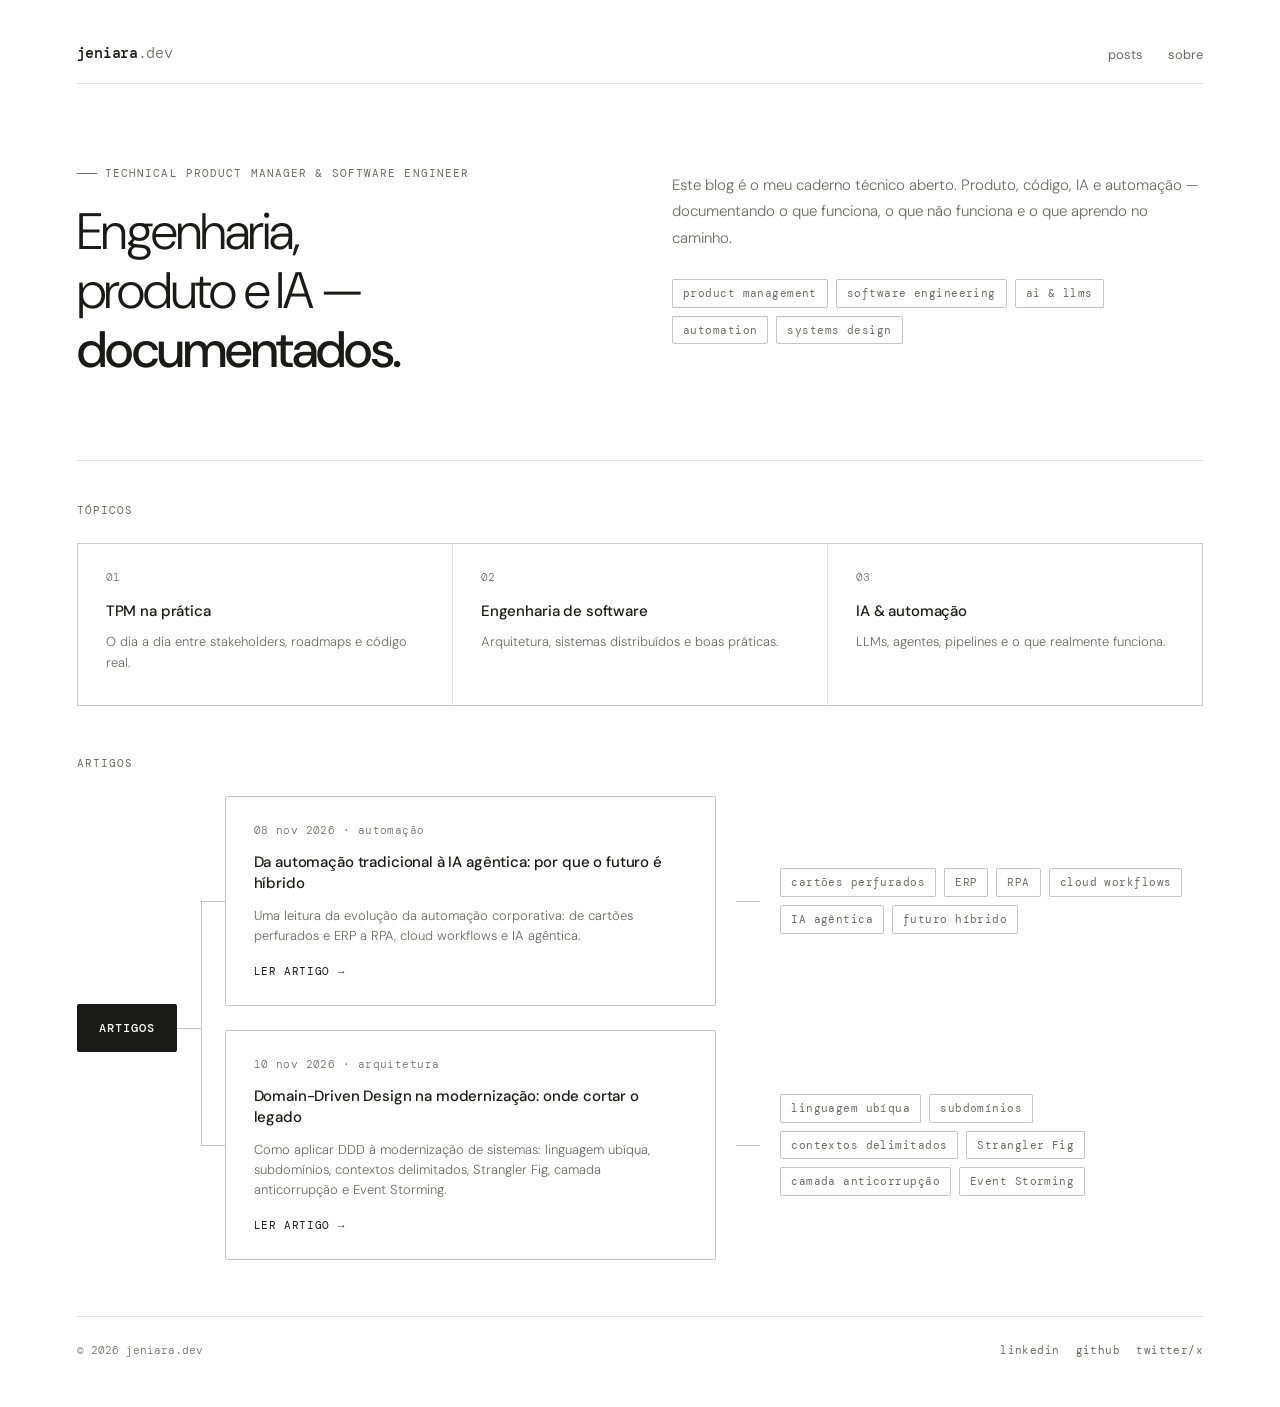
<file: index.html>
<!DOCTYPE html>
<html lang="pt-BR">
<head>
  <meta charset="UTF-8" />
  <meta name="viewport" content="width=device-width, initial-scale=1.0" />
  <title>jeniara.dev</title>
  <link rel="preconnect" href="https://fonts.googleapis.com" />
  <link rel="preconnect" href="https://fonts.gstatic.com" crossorigin />
  <link href="https://fonts.googleapis.com/css2?family=DM+Mono:ital,wght@0,300;0,400;0,500;1,300&family=DM+Sans:ital,opsz,wght@0,9..40,300;0,9..40,400;0,9..40,500;1,9..40,300&display=swap" rel="stylesheet" />
  <style>
    *, *::before, *::after { box-sizing: border-box; margin: 0; padding: 0; }

    :root {
      --bg: #ffffff;
      --bg-secondary: #f5f5f3;
      --text-primary: #1a1a18;
      --text-secondary: #6b6b67;
      --border: rgba(26, 26, 24, 0.12);
      --border-md: rgba(26, 26, 24, 0.25);
      --side-padding: clamp(2rem, 6vw, 6rem);
    }

    body {
      font-family: 'DM Sans', sans-serif;
      background: var(--bg);
      color: var(--text-primary);
      line-height: 1.7;
      -webkit-font-smoothing: antialiased;
      min-height: 100vh;
    }

    .jd-root {
      width: 100%;
      padding: 2.5rem var(--side-padding) 3rem;
    }

    /* Nav */
    .jd-nav {
      display: flex;
      justify-content: space-between;
      align-items: center;
      margin-bottom: 5rem;
      padding-bottom: 1rem;
      border-bottom: 0.5px solid var(--border);
    }

    .jd-logo {
      font-family: 'DM Mono', monospace;
      font-size: 15px;
      font-weight: 500;
      letter-spacing: -0.02em;
      color: var(--text-primary);
      text-decoration: none;
    }

    .jd-logo span {
      color: var(--text-secondary);
      font-weight: 300;
    }

    .jd-nav-links {
      display: flex;
      gap: 24px;
      list-style: none;
    }

    .jd-nav-links a {
      font-size: 13px;
      font-weight: 400;
      color: var(--text-secondary);
      text-decoration: none;
      letter-spacing: 0.01em;
      transition: color 0.15s;
    }

    .jd-nav-links a:hover { color: var(--text-primary); }

    /* Hero */
    .jd-hero {
      display: grid;
      grid-template-columns: 1fr 1fr;
      gap: 4rem;
      margin-bottom: 5rem;
      align-items: start;
    }

    .jd-eyebrow {
      font-family: 'DM Mono', monospace;
      font-size: 11px;
      font-weight: 400;
      letter-spacing: 0.1em;
      color: var(--text-secondary);
      text-transform: uppercase;
      margin-bottom: 1.25rem;
      display: flex;
      align-items: center;
      gap: 8px;
    }

    .jd-eyebrow::before {
      content: '';
      display: inline-block;
      width: 20px;
      height: 0.5px;
      background: var(--text-secondary);
    }

    .jd-headline {
      font-size: clamp(36px, 4vw, 56px);
      font-weight: 300;
      line-height: 1.15;
      letter-spacing: -0.03em;
      color: var(--text-primary);
    }

    .jd-headline strong { font-weight: 500; }

    .jd-hero-right { padding-top: 0.5rem; }

    .jd-bio {
      font-size: 15px;
      font-weight: 300;
      line-height: 1.75;
      color: var(--text-secondary);
      margin-bottom: 1.75rem;
    }

    .jd-tags {
      display: flex;
      flex-wrap: wrap;
      gap: 8px;
    }

    .jd-tag {
      font-family: 'DM Mono', monospace;
      font-size: 11px;
      font-weight: 400;
      letter-spacing: 0.04em;
      color: var(--text-secondary);
      border: 0.5px solid var(--border-md);
      border-radius: 2px;
      padding: 4px 10px;
    }

    /* Divider */
    .jd-divider {
      border: none;
      border-top: 0.5px solid var(--border);
      margin: 0 0 2.5rem;
    }

    /* Section label */
    .jd-section-label {
      font-family: 'DM Mono', monospace;
      font-size: 11px;
      font-weight: 400;
      letter-spacing: 0.1em;
      color: var(--text-secondary);
      text-transform: uppercase;
      margin-bottom: 1.5rem;
    }

    /* Topics grid */
    .jd-topics {
      display: grid;
      grid-template-columns: repeat(3, 1fr);
      gap: 1px;
      background: var(--border);
      border: 0.5px solid var(--border);
      margin-bottom: 3rem;
    }

    .jd-topic {
      background: var(--bg);
      padding: 1.5rem 1.75rem 2rem;
      cursor: pointer;
      transition: background 0.12s;
    }

    .jd-topic:hover { background: var(--bg-secondary); }

    .jd-topic-num {
      font-family: 'DM Mono', monospace;
      font-size: 11px;
      font-weight: 300;
      color: var(--text-secondary);
      margin-bottom: 0.75rem;
      display: block;
    }

    .jd-topic-title {
      font-size: 15px;
      font-weight: 500;
      color: var(--text-primary);
      margin-bottom: 0.5rem;
      letter-spacing: -0.01em;
    }

    .jd-topic-desc {
      font-size: 13px;
      font-weight: 300;
      color: var(--text-secondary);
      line-height: 1.55;
    }

    /* Subscribe */
    .jd-subscribe {
      display: flex;
      align-items: center;
      gap: 8px;
      margin-top: 1.5rem;
    }

    .jd-subscribe input {
      font-family: 'DM Mono', monospace;
      font-size: 12px;
      border: 0.5px solid var(--border-md);
      background: var(--bg);
      color: var(--text-primary);
      padding: 8px 12px;
      border-radius: 2px;
      outline: none;
      width: 260px;
      transition: border-color 0.15s;
    }

    .jd-subscribe input:focus { border-color: var(--text-secondary); }

    .jd-subscribe input::placeholder {
      color: var(--text-secondary);
      font-weight: 300;
    }

    .jd-subscribe button {
      font-family: 'DM Mono', monospace;
      font-size: 11px;
      font-weight: 500;
      letter-spacing: 0.06em;
      text-transform: uppercase;
      background: var(--text-primary);
      color: var(--bg);
      border: none;
      padding: 9px 16px;
      border-radius: 2px;
      cursor: pointer;
      transition: opacity 0.15s;
    }

    .jd-subscribe button:hover { opacity: 0.75; }

    /* Footer */
    .jd-footer {
      display: flex;
      justify-content: space-between;
      align-items: center;
      margin-top: 3rem;
      padding-top: 1.5rem;
      border-top: 0.5px solid var(--border);
    }

    .jd-footer-text {
      font-family: 'DM Mono', monospace;
      font-size: 11px;
      font-weight: 300;
      color: var(--text-secondary);
    }

    .jd-social { display: flex; gap: 16px; }

    .jd-social a {
      font-family: 'DM Mono', monospace;
      font-size: 11px;
      font-weight: 400;
      letter-spacing: 0.04em;
      color: var(--text-secondary);
      text-decoration: none;
      transition: color 0.15s;
    }

    .jd-social a:hover { color: var(--text-primary); }

    /* Artigos — mapa mental */
    .jd-map {
      display: grid;
      grid-template-columns: auto 1fr;
      align-items: center;
      margin-bottom: 3.5rem;
    }

    .jd-map-root {
      position: relative;
      font-family: 'DM Mono', monospace;
      font-size: 12px;
      font-weight: 500;
      letter-spacing: 0.08em;
      text-transform: uppercase;
      background: var(--text-primary);
      color: var(--bg);
      padding: 14px 22px;
      border-radius: 2px;
    }

    .jd-map-root::after {
      content: '';
      position: absolute;
      top: 50%;
      left: 100%;
      width: 1.5rem;
      border-top: 0.5px solid var(--border-md);
    }

    .jd-map-branches {
      display: flex;
      flex-direction: column;
      gap: 1.5rem;
      margin-left: 3rem;
    }

    .jd-branch {
      position: relative;
      display: grid;
      grid-template-columns: minmax(0, 1.1fr) minmax(0, 1fr);
      gap: 2.5rem;
      align-items: center;
    }

    /* conector horizontal até o card */
    .jd-branch::before {
      content: '';
      position: absolute;
      top: 50%;
      left: -1.5rem;
      width: 1.5rem;
      border-top: 0.5px solid var(--border-md);
    }

    /* conector vertical entre os ramos */
    .jd-branch:first-child::after,
    .jd-branch:last-child::after {
      content: '';
      position: absolute;
      left: -1.5rem;
      border-left: 0.5px solid var(--border-md);
    }

    .jd-branch:first-child::after { top: 50%; bottom: -0.75rem; }
    .jd-branch:last-child::after { top: -0.75rem; bottom: 50%; }

    .jd-article-item {
      position: relative;
      display: flex;
      flex-direction: column;
      gap: 0.75rem;
      padding: 1.5rem 1.75rem;
      border: 0.5px solid var(--border-md);
      border-radius: 2px;
      background: var(--bg);
      text-decoration: none;
      color: inherit;
      transition: background 0.12s, border-color 0.12s;
    }

    .jd-article-item:hover {
      background: var(--bg-secondary);
      border-color: var(--text-secondary);
    }

    .jd-article-meta {
      font-family: 'DM Mono', monospace;
      font-size: 11px;
      font-weight: 300;
      letter-spacing: 0.04em;
      color: var(--text-secondary);
    }

    .jd-article-item-title {
      font-size: 15px;
      font-weight: 500;
      letter-spacing: -0.01em;
      color: var(--text-primary);
      line-height: 1.4;
    }

    .jd-article-item-desc {
      font-size: 13px;
      font-weight: 300;
      color: var(--text-secondary);
      line-height: 1.55;
    }

    .jd-article-cta {
      font-family: 'DM Mono', monospace;
      font-size: 11px;
      letter-spacing: 0.06em;
      text-transform: uppercase;
      color: var(--text-primary);
      margin-top: 0.25rem;
    }

    .jd-article-cta span { display: inline-block; transition: transform 0.15s; }
    .jd-article-item:hover .jd-article-cta span { transform: translateX(4px); }

    /* folhas do mapa (conceitos de cada artigo) */
    .jd-leaves {
      position: relative;
      list-style: none;
      display: flex;
      flex-wrap: wrap;
      gap: 8px;
      padding-left: 1.5rem;
    }

    .jd-leaves::before {
      content: '';
      position: absolute;
      top: 50%;
      left: -1.25rem;
      width: 1.5rem;
      border-top: 0.5px solid var(--border-md);
    }

    .jd-leaves li {
      font-family: 'DM Mono', monospace;
      font-size: 11px;
      font-weight: 400;
      letter-spacing: 0.04em;
      color: var(--text-secondary);
      border: 0.5px solid var(--border-md);
      border-radius: 2px;
      padding: 4px 10px;
      background: var(--bg);
      transition: background 0.12s, color 0.12s;
    }

    .jd-branch:hover .jd-leaves li {
      background: var(--bg-secondary);
      color: var(--text-primary);
    }

    /* Responsive */
    @media (max-width: 768px) {
      .jd-map { grid-template-columns: 1fr; align-items: start; }
      .jd-map-root { display: inline-block; justify-self: start; }
      .jd-map-root::after { display: none; }
      .jd-map-branches { margin: 1.5rem 0 0 1rem; gap: 2rem; }
      .jd-map-branches::before {
        content: '';
        position: absolute;
        left: 0;
      }
      .jd-branch { grid-template-columns: 1fr; gap: 1rem; }
      .jd-branch::before { left: -1rem; width: 1rem; top: 2.5rem; }
      .jd-branch:first-child::after,
      .jd-branch:last-child::after { left: -1rem; }
      .jd-branch:first-child::after { top: 2.5rem; bottom: -1rem; }
      .jd-branch:last-child::after { top: -1rem; bottom: auto; height: calc(2.5rem + 1rem); }
      .jd-leaves { padding-left: 0; }
      .jd-leaves::before { display: none; }
    }

    @media (max-width: 1024px) and (min-width: 769px) {
      .jd-branch { grid-template-columns: 1fr; gap: 1rem; }
      .jd-leaves { padding-left: 0; }
      .jd-leaves::before { display: none; }
    }

    /* Responsive (base) */
    @media (max-width: 768px) {
      .jd-hero { grid-template-columns: 1fr; gap: 2rem; }
      .jd-topics { grid-template-columns: 1fr; }
      .jd-nav-links { gap: 16px; }
      .jd-subscribe { flex-direction: column; align-items: flex-start; }
      .jd-subscribe input { width: 100%; }
      .jd-footer { flex-direction: column; gap: 1rem; align-items: flex-start; }
    }
  </style>
</head>
<body>
  <div class="jd-root">
    <nav class="jd-nav">
      <a class="jd-logo" href="/">jeniara<span>.dev</span></a>
      <ul class="jd-nav-links">
        <li><a href="#">posts</a></li>
        <li><a href="sobre.html">sobre</a></li>
      </ul>
    </nav>

    <section class="jd-hero">
      <div class="jd-hero-left">
        <p class="jd-eyebrow">Technical Product Manager & Software Engineer</p>
        <h1 class="jd-headline">
          Engenharia,<br>
          produto e IA —<br>
          <strong>documentados.</strong>
        </h1>
      </div>
      <div class="jd-hero-right">
        <p class="jd-bio">
          Este blog é o meu caderno técnico aberto. Produto, código, IA e automação — documentando o que funciona, o que não funciona e o que aprendo no caminho.
        </p>
        <div class="jd-tags">
          <span class="jd-tag">product management</span>
          <span class="jd-tag">software engineering</span>
          <span class="jd-tag">ai &amp; llms</span>
          <span class="jd-tag">automation</span>
          <span class="jd-tag">systems design</span>
        </div>
      </div>
    </section>

    <hr class="jd-divider" />

    <p class="jd-section-label">tópicos</p>

    <div class="jd-topics">
      <div class="jd-topic">
        <span class="jd-topic-num">01</span>
        <div class="jd-topic-title">TPM na prática</div>
        <div class="jd-topic-desc">O dia a dia entre stakeholders, roadmaps e código real.</div>
      </div>
      <div class="jd-topic">
        <span class="jd-topic-num">02</span>
        <div class="jd-topic-title">Engenharia de software</div>
        <div class="jd-topic-desc">Arquitetura, sistemas distribuídos e boas práticas.</div>
      </div>
      <div class="jd-topic">
        <span class="jd-topic-num">03</span>
        <div class="jd-topic-title">IA & automação</div>
        <div class="jd-topic-desc">LLMs, agentes, pipelines e o que realmente funciona.</div>
      </div>
    </div>

    <!-- Nova seção de Artigos -->
    <p class="jd-section-label" id="artigos">artigos</p>

    <div class="jd-map">
      <div class="jd-map-root">artigos</div>

      <div class="jd-map-branches">
        <div class="jd-branch">
          <a href="posts/automacao-corporativa-futuro-hibrido.html" class="jd-article-item">
            <span class="jd-article-meta">08 nov 2026 · automação</span>
            <div class="jd-article-item-title">Da automação tradicional à IA agêntica: por que o futuro é híbrido</div>
            <div class="jd-article-item-desc">Uma leitura da evolução da automação corporativa: de cartões perfurados e ERP a RPA, cloud workflows e IA agêntica.</div>
            <span class="jd-article-cta">ler artigo <span>→</span></span>
          </a>
          <ul class="jd-leaves">
            <li>cartões perfurados</li>
            <li>ERP</li>
            <li>RPA</li>
            <li>cloud workflows</li>
            <li>IA agêntica</li>
            <li>futuro híbrido</li>
          </ul>
        </div>

        <div class="jd-branch">
          <a href="posts/domain-driven-design-na-modernizacao.html" class="jd-article-item">
            <span class="jd-article-meta">10 nov 2026 · arquitetura</span>
            <div class="jd-article-item-title">Domain-Driven Design na modernização: onde cortar o legado</div>
            <div class="jd-article-item-desc">Como aplicar DDD à modernização de sistemas: linguagem ubíqua, subdomínios, contextos delimitados, Strangler Fig, camada anticorrupção e Event Storming.</div>
            <span class="jd-article-cta">ler artigo <span>→</span></span>
          </a>
          <ul class="jd-leaves">
            <li>linguagem ubíqua</li>
            <li>subdomínios</li>
            <li>contextos delimitados</li>
            <li>Strangler Fig</li>
            <li>camada anticorrupção</li>
            <li>Event Storming</li>
          </ul>
        </div>
      </div>
    </div>
    <div>
    </div>

    <footer class="jd-footer">
      <span class="jd-footer-text">© 2026 jeniara.dev</span>
      <div class="jd-social">
        <a href="#">linkedin</a>
        <a href="#">github</a>
        <a href="#">twitter/x</a>
      </div>
    </footer>
  </div>
</body>
</html>
</file>
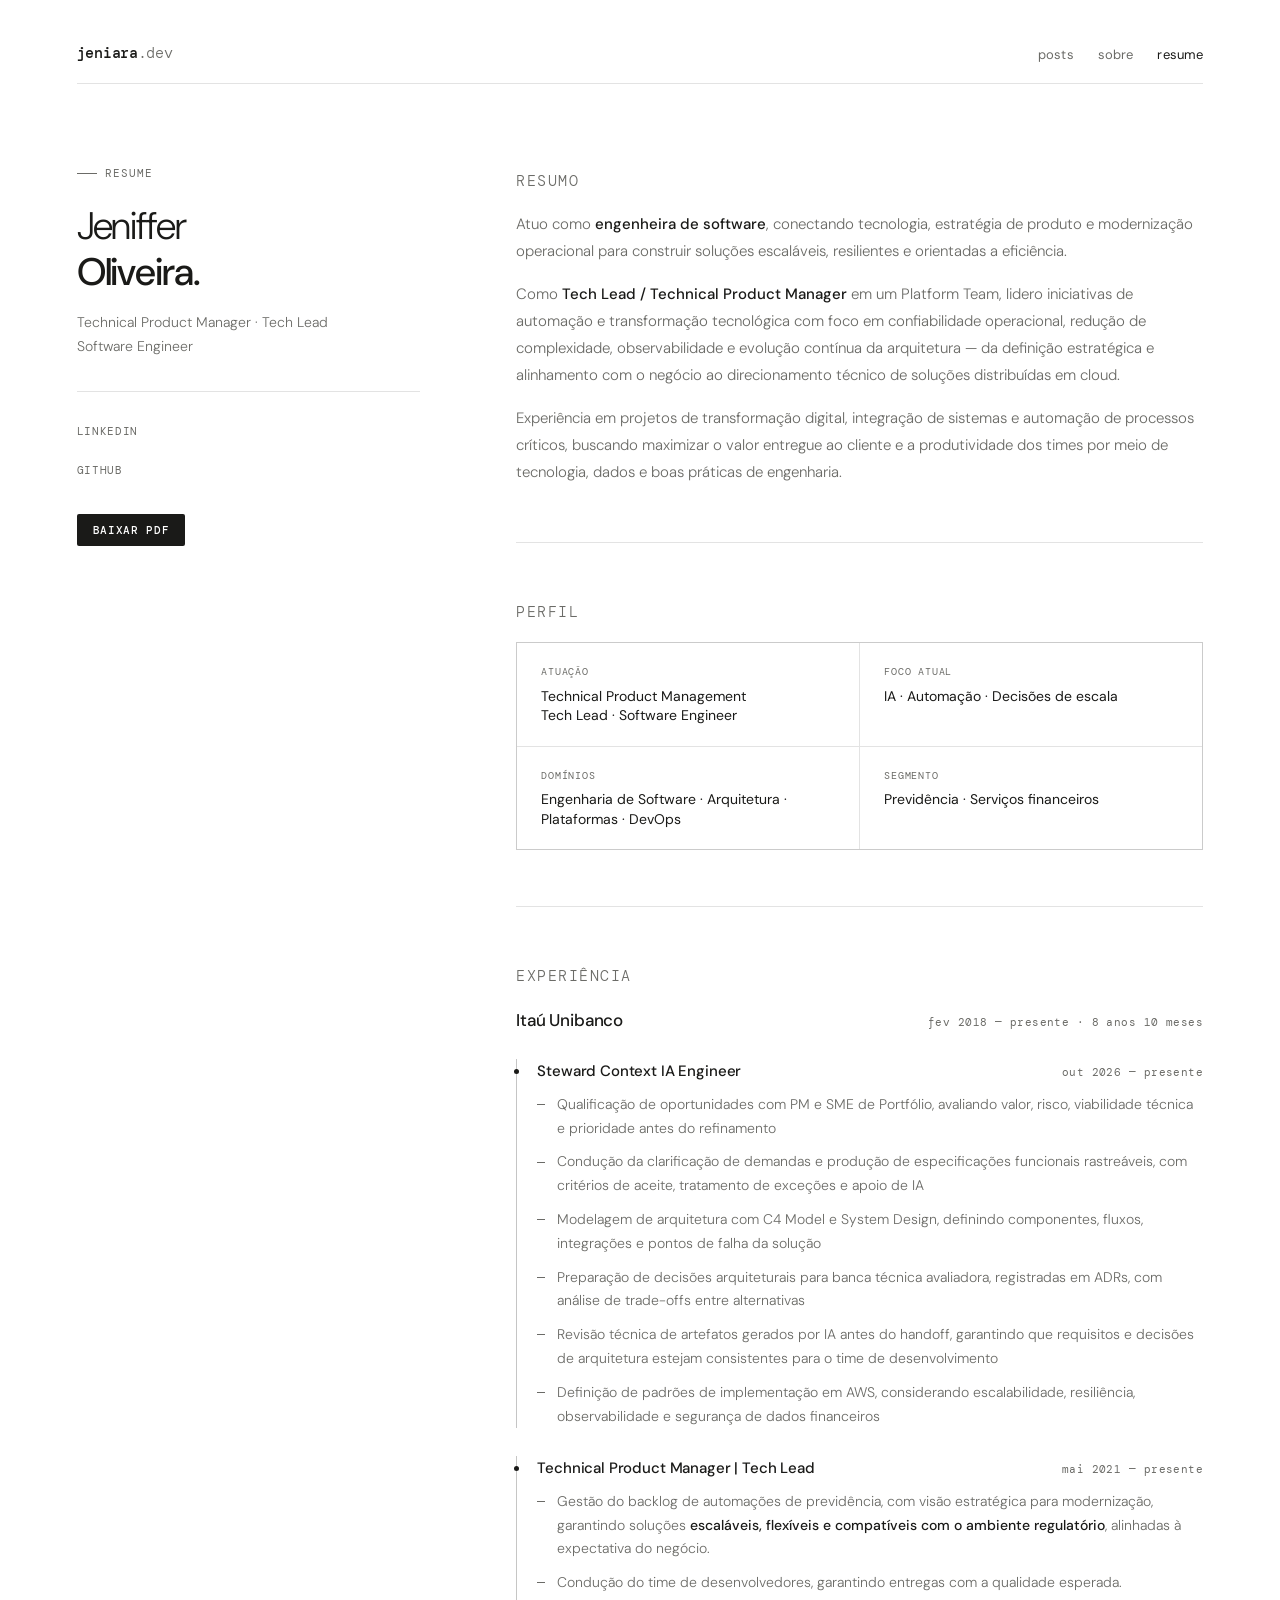
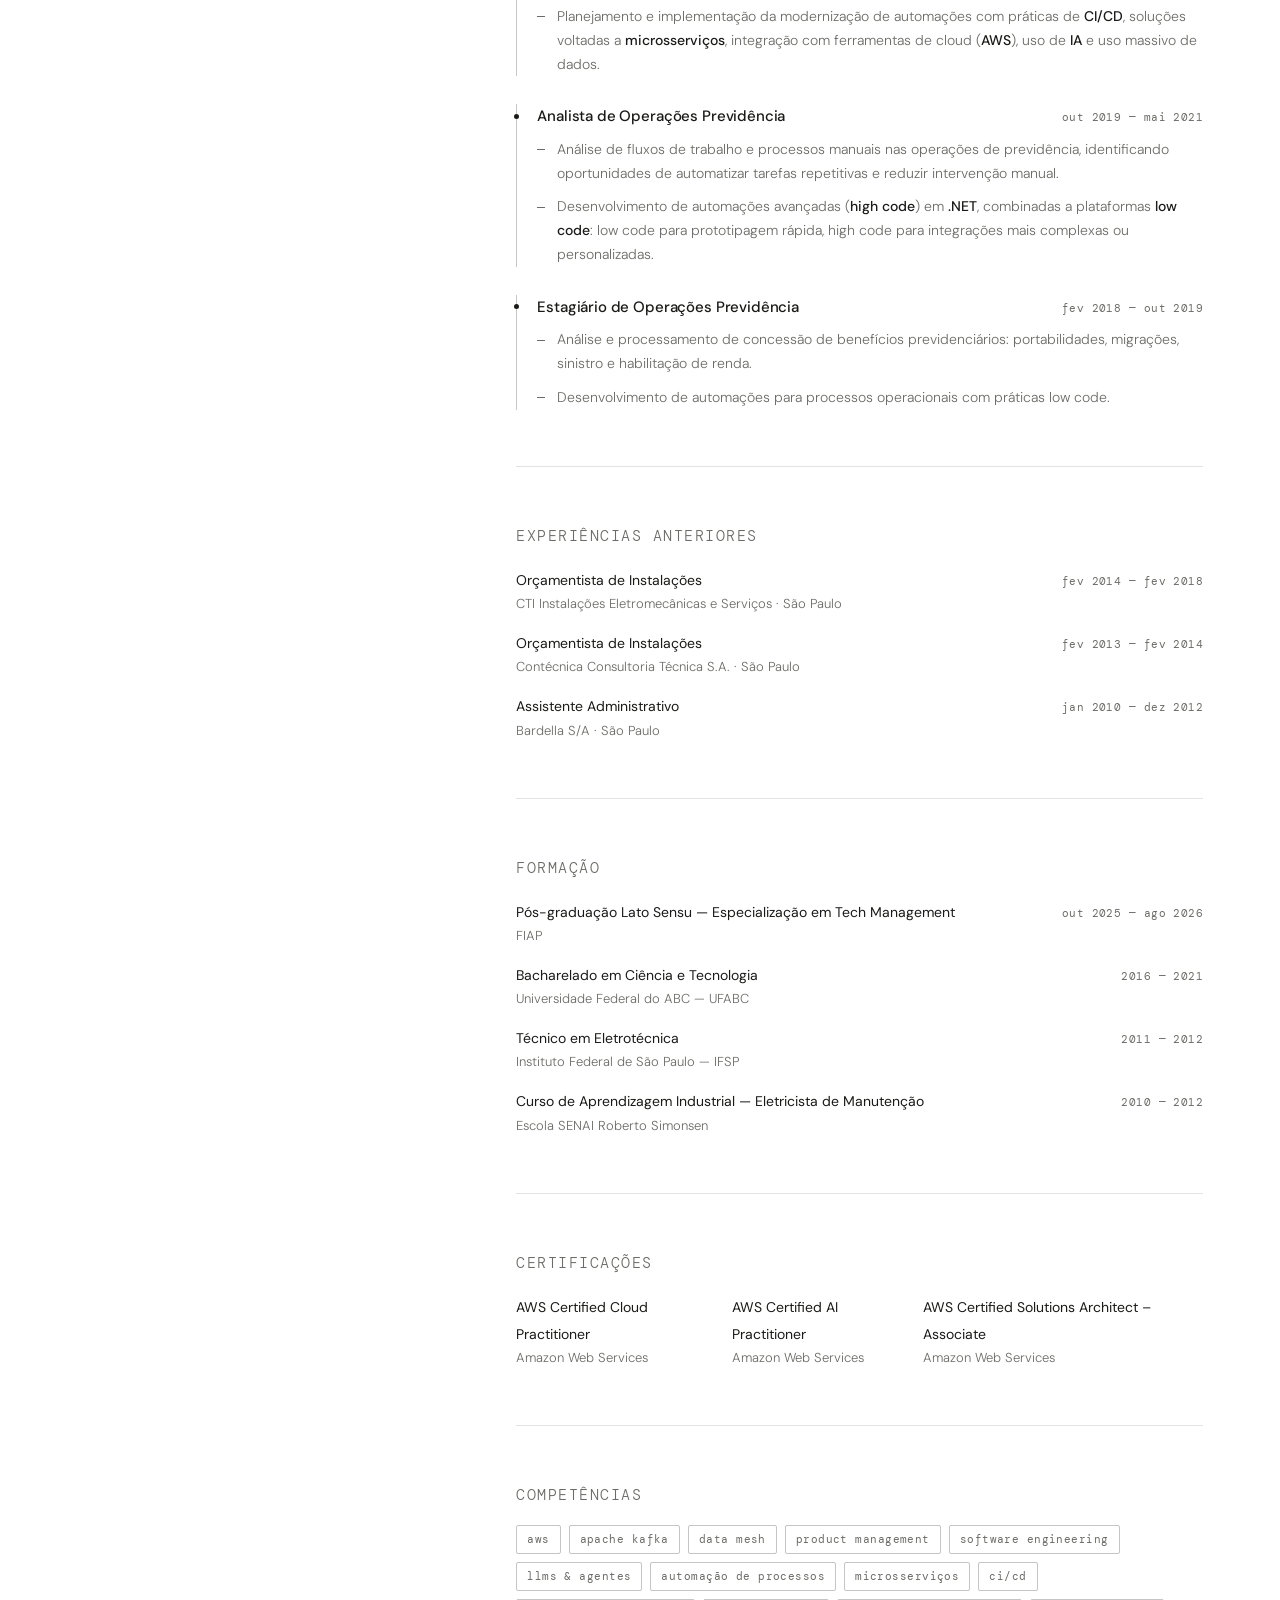
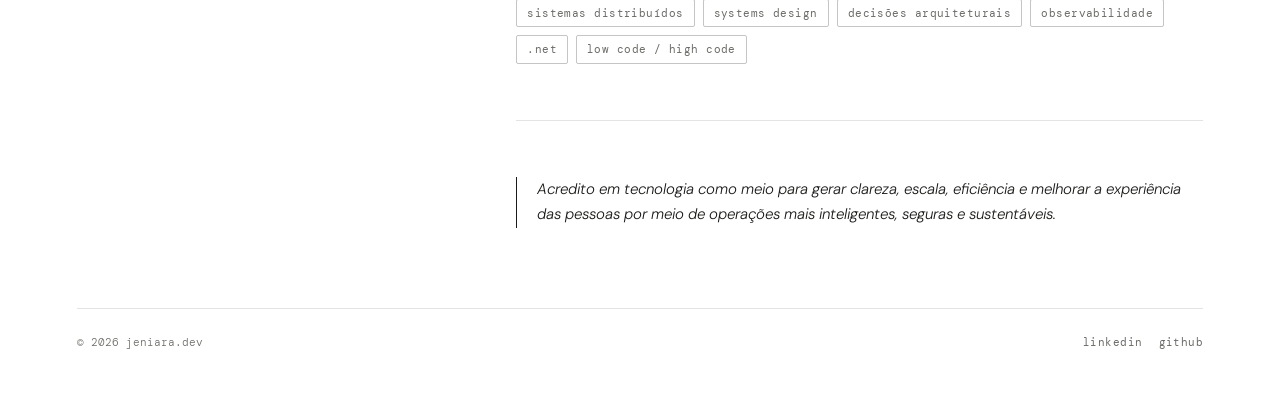
<file: resume.html>
<!DOCTYPE html>
<html lang="pt-BR">
<head>
  <meta charset="UTF-8" />
  <meta name="viewport" content="width=device-width, initial-scale=1.0" />
  <title>resume — jeniara.dev</title>
  <link rel="preconnect" href="https://fonts.googleapis.com" />
  <link rel="preconnect" href="https://fonts.gstatic.com" crossorigin />
  <link href="https://fonts.googleapis.com/css2?family=DM+Mono:ital,wght@0,300;0,400;0,500;1,300&family=DM+Sans:ital,opsz,wght@0,9..40,300;0,9..40,400;0,9..40,500;1,9..40,300&display=swap" rel="stylesheet" />
  <style>
    *, *::before, *::after { box-sizing: border-box; margin: 0; padding: 0; }

    :root {
      --bg: #ffffff;
      --bg-secondary: #f5f5f3;
      --text-primary: #1a1a18;
      --text-secondary: #6b6b67;
      --border: rgba(26, 26, 24, 0.12);
      --border-md: rgba(26, 26, 24, 0.25);
      --side-padding: clamp(2rem, 6vw, 6rem);
    }

    body {
      font-family: 'DM Sans', sans-serif;
      background: var(--bg);
      color: var(--text-primary);
      line-height: 1.7;
      -webkit-font-smoothing: antialiased;
      min-height: 100vh;
    }

    .jd-root { width: 100%; padding: 2.5rem var(--side-padding) 4rem; }

    .jd-nav {
      display: flex; justify-content: space-between; align-items: center;
      margin-bottom: 5rem; padding-bottom: 1rem;
      border-bottom: 0.5px solid var(--border);
    }
    .jd-logo {
      font-family: 'DM Mono', monospace; font-size: 15px; font-weight: 500;
      letter-spacing: -0.02em; color: var(--text-primary); text-decoration: none;
    }
    .jd-logo span { color: var(--text-secondary); font-weight: 300; }
    .jd-nav-links { display: flex; gap: 24px; list-style: none; }
    .jd-nav-links a {
      font-size: 13px; color: var(--text-secondary); text-decoration: none;
      letter-spacing: 0.01em; transition: color 0.15s;
    }
    .jd-nav-links a:hover, .jd-nav-links a.active { color: var(--text-primary); }

    .jd-page { display: grid; grid-template-columns: 1fr 2fr; gap: 6rem; align-items: start; }
    .jd-sidebar { position: sticky; top: 2.5rem; }

    .jd-eyebrow {
      font-family: 'DM Mono', monospace; font-size: 11px; letter-spacing: 0.1em;
      color: var(--text-secondary); text-transform: uppercase; margin-bottom: 1.25rem;
      display: flex; align-items: center; gap: 8px;
    }
    .jd-eyebrow::before {
      content: ''; display: inline-block; width: 20px; height: 0.5px; background: var(--text-secondary);
    }

    .jd-sidebar h1 {
      font-size: clamp(28px, 3vw, 40px); font-weight: 300; line-height: 1.2;
      letter-spacing: -0.03em; margin-bottom: 1rem;
    }
    .jd-sidebar h1 strong { font-weight: 500; }
    .jd-role { font-size: 14px; font-weight: 300; color: var(--text-secondary); margin-bottom: 2rem; }

    .jd-sidebar-links {
      list-style: none; border-top: 0.5px solid var(--border); padding-top: 1.5rem;
      display: flex; flex-direction: column; gap: 12px;
    }
    .jd-sidebar-links a {
      font-family: 'DM Mono', monospace; font-size: 11px; letter-spacing: 0.06em;
      text-transform: uppercase; color: var(--text-secondary); text-decoration: none; transition: color 0.15s;
    }
    .jd-sidebar-links a:hover { color: var(--text-primary); }

    .jd-print {
      margin-top: 2rem; font-family: 'DM Mono', monospace; font-size: 11px; font-weight: 500;
      letter-spacing: 0.06em; text-transform: uppercase; background: var(--text-primary);
      color: var(--bg); border: none; padding: 9px 16px; border-radius: 2px; cursor: pointer;
      transition: opacity 0.15s;
    }
    .jd-print:hover { opacity: 0.75; }

    .jd-content { padding-top: 0.25rem; }
    .jd-section { margin-bottom: 3.5rem; padding-bottom: 3.5rem; border-bottom: 0.5px solid var(--border); }
    .jd-section:last-child { border-bottom: none; margin-bottom: 0; padding-bottom: 0; }

    .jd-section-label {
      font-family: 'DM Mono', monospace; font-size: 11px; letter-spacing: 0.1em;
      color: var(--text-secondary); text-transform: uppercase; margin-bottom: 1.25rem;
    }
    .jd-section p {
      font-size: 15px; font-weight: 300; line-height: 1.8; color: var(--text-secondary); margin-bottom: 1rem;
    }
    .jd-section p:last-child { margin-bottom: 0; }
    .jd-section p strong { font-weight: 500; color: var(--text-primary); }

    .jd-grid {
      display: grid; grid-template-columns: 1fr 1fr; gap: 1px;
      background: var(--border); border: 0.5px solid var(--border);
    }
    .jd-cell { background: var(--bg); padding: 1.25rem 1.5rem; }
    .jd-cell-label {
      font-family: 'DM Mono', monospace; font-size: 10px; letter-spacing: 0.08em;
      text-transform: uppercase; color: var(--text-secondary); margin-bottom: 0.4rem;
    }
    .jd-cell-value { font-size: 14px; color: var(--text-primary); line-height: 1.4; }

    .jd-tags { display: flex; flex-wrap: wrap; gap: 8px; }
    .jd-tag {
      font-family: 'DM Mono', monospace; font-size: 11px; letter-spacing: 0.04em;
      color: var(--text-secondary); border: 0.5px solid var(--border-md);
      border-radius: 2px; padding: 4px 10px;
    }

    .jd-list { list-style: none; display: flex; flex-direction: column; gap: 10px; }
    .jd-list li {
      font-size: 15px; font-weight: 300; line-height: 1.7; color: var(--text-secondary);
      padding-left: 1.25rem; position: relative;
    }
    .jd-list li::before {
      content: ''; position: absolute; left: 0; top: 0.8em; width: 8px; height: 0.5px; background: var(--text-secondary);
    }
    .jd-list li strong { font-weight: 500; color: var(--text-primary); }

    /* Experiência / formação */
    .jd-company-head {
      display: flex; justify-content: space-between; align-items: baseline; gap: 1rem;
      margin-bottom: 1.5rem;
    }
    .jd-company { font-size: 17px; font-weight: 500; letter-spacing: -0.01em; color: var(--text-primary); }
    .jd-meta {
      font-family: 'DM Mono', monospace; font-size: 11px; letter-spacing: 0.04em;
      color: var(--text-secondary); white-space: nowrap;
    }

    .jd-entry {
      padding-left: 1.25rem; border-left: 0.5px solid var(--border-md);
      margin-bottom: 1.75rem; position: relative;
    }
    .jd-entry:last-child { margin-bottom: 0; }
    .jd-entry::before {
      content: ''; position: absolute; left: -3px; top: 0.6em; width: 5px; height: 5px;
      background: var(--text-primary); border-radius: 50%;
    }
    .jd-entry-head {
      display: flex; justify-content: space-between; align-items: baseline; gap: 1rem; margin-bottom: 0.5rem;
    }
    .jd-entry-title { font-size: 15px; font-weight: 500; color: var(--text-primary); letter-spacing: -0.01em; }
    .jd-entry-sub { font-size: 13px; font-weight: 300; color: var(--text-secondary); margin-bottom: 0.5rem; }
    .jd-entry .jd-list li { font-size: 14px; }

    .jd-compact { list-style: none; display: flex; flex-direction: column; gap: 14px; }
    .jd-compact li { display: flex; justify-content: space-between; gap: 1rem; align-items: baseline; }
    .jd-compact .t { font-size: 14px; color: var(--text-primary); }
    .jd-compact .s { display: block; font-size: 13px; font-weight: 300; color: var(--text-secondary); }

    /* Painel GitHub */
    .jd-gh { border: 0.5px solid var(--border); }
    .jd-gh-head {
      display: flex; justify-content: space-between; align-items: baseline; gap: 1rem;
      padding: 1rem 1.5rem; border-bottom: 0.5px solid var(--border);
    }
    .jd-gh-title {
      font-family: 'DM Mono', monospace; font-size: 11px; letter-spacing: 0.1em;
      text-transform: uppercase; color: var(--text-secondary);
    }
    .jd-gh-head a { text-decoration: none; transition: color 0.15s; }
    .jd-gh-head a:hover { color: var(--text-primary); }
    .jd-gh .jd-grid { border: none; border-bottom: 0.5px solid var(--border); }
    .jd-grid.three { grid-template-columns: repeat(3, 1fr); }
    .jd-gh-graph { padding: 1.25rem 1.5rem; border-bottom: 0.5px solid var(--border); overflow-x: auto; }
    .jd-gh-graph img { display: block; min-width: 640px; width: 100%; height: auto; }
    .jd-gh-commits { list-style: none; }
    .jd-gh-commits li { border-bottom: 0.5px solid var(--border); }
    .jd-gh-commits li:last-child { border-bottom: none; }
    .jd-gh-commits a, .jd-gh-empty {
      display: flex; justify-content: space-between; gap: 1rem; align-items: baseline;
      padding: 0.85rem 1.5rem; text-decoration: none; transition: background 0.12s;
    }
    .jd-gh-commits a:hover { background: var(--bg-secondary); }
    .jd-gh-msg { font-size: 14px; color: var(--text-primary); line-height: 1.4; }
    .jd-gh-repo {
      display: block; font-family: 'DM Mono', monospace; font-size: 11px; font-weight: 300;
      color: var(--text-secondary); margin-top: 2px;
    }
    .jd-gh-sub {
      padding: 0.7rem 1.5rem; background: var(--bg-secondary);
      border-top: 0.5px solid var(--border); border-bottom: 0.5px solid var(--border);
      font-family: 'DM Mono', monospace; font-size: 10px; letter-spacing: 0.1em;
      text-transform: uppercase; color: var(--text-secondary);
    }
    .jd-gh-right { display: flex; align-items: baseline; gap: 10px; white-space: nowrap; }
    .jd-gh-tag {
      font-family: 'DM Mono', monospace; font-size: 10px; letter-spacing: 0.06em;
      text-transform: uppercase; color: var(--text-secondary);
      border: 0.5px solid var(--border-md); border-radius: 2px; padding: 1px 6px;
    }
    .jd-gh-tag.merged { color: var(--text-primary); border-color: var(--text-primary); }
    .jd-gh-empty { font-size: 13px; font-weight: 300; color: var(--text-secondary); }

    .jd-quote { padding-left: 1.25rem; border-left: 1.5px solid var(--text-primary); }
    .jd-quote p { font-size: 15px; font-weight: 300; font-style: italic; color: var(--text-primary) !important; line-height: 1.7; }

    .jd-footer {
      display: flex; justify-content: space-between; align-items: center;
      margin-top: 5rem; padding-top: 1.5rem; border-top: 0.5px solid var(--border);
    }
    .jd-footer-text { font-family: 'DM Mono', monospace; font-size: 11px; font-weight: 300; color: var(--text-secondary); }
    .jd-social { display: flex; gap: 16px; }
    .jd-social a {
      font-family: 'DM Mono', monospace; font-size: 11px; letter-spacing: 0.04em;
      color: var(--text-secondary); text-decoration: none; transition: color 0.15s;
    }
    .jd-social a:hover { color: var(--text-primary); }

    @media (max-width: 768px) {
      .jd-page { grid-template-columns: 1fr; gap: 3rem; }
      .jd-sidebar { position: static; }
      .jd-grid { grid-template-columns: 1fr; }
      .jd-company-head, .jd-entry-head, .jd-compact li { flex-direction: column; gap: 0.2rem; }
      .jd-footer { flex-direction: column; gap: 1rem; align-items: flex-start; }
    }

    @media print {
      .jd-nav, .jd-footer, .jd-print { display: none; }
      .jd-root { padding: 0; }
      .jd-sidebar { position: static; }
      .jd-page { gap: 2rem; }
      .jd-section { break-inside: avoid; }
    }
  </style>
</head>
<body>
  <div class="jd-root">
    <nav class="jd-nav">
      <a class="jd-logo" href="index.html">jeniara<span>.dev</span></a>
      <ul class="jd-nav-links">
        <li><a href="index.html">posts</a></li>
        <li><a href="sobre.html">sobre</a></li>
        <li><a href="resume.html" class="active">resume</a></li>
      </ul>
    </nav>

    <div class="jd-page">
      <aside class="jd-sidebar">
        <p class="jd-eyebrow">resume</p>
        <h1>Jeniffer<br><strong>Oliveira.</strong></h1>
        <p class="jd-role">Technical Product Manager · Tech Lead<br>Software Engineer</p>
        <ul class="jd-sidebar-links">
          <li><a href="https://www.linkedin.com/in/jeniara" target="_blank" rel="noopener">linkedin</a></li>
          <li><a href="#" data-gh target="_blank" rel="noopener">github</a></li>
        </ul>
        <button class="jd-print" type="button" onclick="window.print()">baixar pdf</button>
      </aside>

      <main class="jd-content">

        <div class="jd-section">
          <p class="jd-section-label">resumo</p>
          <p>
            Atuo como <strong>engenheira de software</strong>, conectando tecnologia, estratégia de produto e modernização operacional para construir soluções escaláveis, resilientes e orientadas a eficiência.
          </p>
          <p>
            Como <strong>Tech Lead / Technical Product Manager</strong> em um Platform Team, lidero iniciativas de automação e transformação tecnológica com foco em confiabilidade operacional, redução de complexidade, observabilidade e evolução contínua da arquitetura — da definição estratégica e alinhamento com o negócio ao direcionamento técnico de soluções distribuídas em cloud.
          </p>
          <p>
            Experiência em projetos de transformação digital, integração de sistemas e automação de processos críticos, buscando maximizar o valor entregue ao cliente e a produtividade dos times por meio de tecnologia, dados e boas práticas de engenharia.
          </p>
        </div>

        <div class="jd-section">
          <p class="jd-section-label">perfil</p>
          <div class="jd-grid">
            <div class="jd-cell">
              <div class="jd-cell-label">atuação</div>
              <div class="jd-cell-value">Technical Product Management<br>Tech Lead · Software Engineer</div>
            </div>
            <div class="jd-cell">
              <div class="jd-cell-label">foco atual</div>
              <div class="jd-cell-value">IA · Automação · Decisões de escala</div>
            </div>
            <div class="jd-cell">
              <div class="jd-cell-label">domínios</div>
              <div class="jd-cell-value">Engenharia de Software · Arquitetura · Plataformas · DevOps</div>
            </div>
            <div class="jd-cell">
              <div class="jd-cell-label">segmento</div>
              <div class="jd-cell-value">Previdência · Serviços financeiros</div>
            </div>
          </div>
        </div>

        <div class="jd-section">
          <p class="jd-section-label">experiência</p>

          <div class="jd-company-head">
            <span class="jd-company">Itaú Unibanco</span>
            <span class="jd-meta">fev 2018 — presente · 8 anos 10 meses</span>
          </div>

          <div class="jd-entry">
            <div class="jd-entry-head">
              <span class="jd-entry-title">Steward Context IA Engineer</span>
              <span class="jd-meta">out 2026 — presente</span>
            </div>
            <ul class="jd-list">
              <li>Qualificação de oportunidades com PM e SME de Portfólio, avaliando valor, risco, viabilidade técnica e prioridade antes do refinamento</li>
              <li>Condução da clarificação de demandas e produção de especificações funcionais rastreáveis, com critérios de aceite, tratamento de exceções e apoio de IA</li>
              <li>Modelagem de arquitetura com C4 Model e System Design, definindo componentes, fluxos, integrações e pontos de falha da solução</li>
              <li>Preparação de decisões arquiteturais para banca técnica avaliadora, registradas em ADRs, com análise de trade-offs entre alternativas</li>
              <li>Revisão técnica de artefatos gerados por IA antes do handoff, garantindo que requisitos e decisões de arquitetura estejam consistentes para o time de desenvolvimento</li>
              <li>Definição de padrões de implementação em AWS, considerando escalabilidade, resiliência, observabilidade e segurança de dados financeiros</li>
            </ul>
          </div>

          <div class="jd-entry">
            <div class="jd-entry-head">
              <span class="jd-entry-title">Technical Product Manager | Tech Lead</span>
              <span class="jd-meta">mai 2021 — presente</span>
            </div>
            <ul class="jd-list">
              <li>Gestão do backlog de automações de previdência, com visão estratégica para modernização, garantindo soluções <strong>escaláveis, flexíveis e compatíveis com o ambiente regulatório</strong>, alinhadas à expectativa do negócio.</li>
              <li>Condução do time de desenvolvedores, garantindo entregas com a qualidade esperada.</li>
              <li>Planejamento e implementação da modernização de automações com práticas de <strong>CI/CD</strong>, soluções voltadas a <strong>microsserviços</strong>, integração com ferramentas de cloud (<strong>AWS</strong>), uso de <strong>IA</strong> e uso massivo de dados.</li>
            </ul>
          </div>

          <div class="jd-entry">
            <div class="jd-entry-head">
              <span class="jd-entry-title">Analista de Operações Previdência</span>
              <span class="jd-meta">out 2019 — mai 2021</span>
            </div>
            <ul class="jd-list">
              <li>Análise de fluxos de trabalho e processos manuais nas operações de previdência, identificando oportunidades de automatizar tarefas repetitivas e reduzir intervenção manual.</li>
              <li>Desenvolvimento de automações avançadas (<strong>high code</strong>) em <strong>.NET</strong>, combinadas a plataformas <strong>low code</strong>: low code para prototipagem rápida, high code para integrações mais complexas ou personalizadas.</li>
            </ul>
          </div>

          <div class="jd-entry">
            <div class="jd-entry-head">
              <span class="jd-entry-title">Estagiário de Operações Previdência</span>
              <span class="jd-meta">fev 2018 — out 2019</span>
            </div>
            <ul class="jd-list">
              <li>Análise e processamento de concessão de benefícios previdenciários: portabilidades, migrações, sinistro e habilitação de renda.</li>
              <li>Desenvolvimento de automações para processos operacionais com práticas low code.</li>
            </ul>
          </div>
        </div>

        <div class="jd-section">
          <p class="jd-section-label">experiências anteriores</p>
          <ul class="jd-compact">
            <li>
              <span><span class="t">Orçamentista de Instalações</span><span class="s">CTI Instalações Eletromecânicas e Serviços · São Paulo</span></span>
              <span class="jd-meta">fev 2014 — fev 2018</span>
            </li>
            <li>
              <span><span class="t">Orçamentista de Instalações</span><span class="s">Contécnica Consultoria Técnica S.A. · São Paulo</span></span>
              <span class="jd-meta">fev 2013 — fev 2014</span>
            </li>
            <li>
              <span><span class="t">Assistente Administrativo</span><span class="s">Bardella S/A · São Paulo</span></span>
              <span class="jd-meta">jan 2010 — dez 2012</span>
            </li>
          </ul>
        </div>

        <div class="jd-section">
          <p class="jd-section-label">formação</p>
          <ul class="jd-compact">
            <li>
              <span><span class="t">Pós-graduação Lato Sensu — Especialização em Tech Management</span><span class="s">FIAP</span></span>
              <span class="jd-meta">out 2025 — ago 2026</span>
            </li>
            <li>
              <span><span class="t">Bacharelado em Ciência e Tecnologia</span><span class="s">Universidade Federal do ABC — UFABC</span></span>
              <span class="jd-meta">2016 — 2021</span>
            </li>
            <li>
              <span><span class="t">Técnico em Eletrotécnica</span><span class="s">Instituto Federal de São Paulo — IFSP</span></span>
              <span class="jd-meta">2011 — 2012</span>
            </li>
            <li>
              <span><span class="t">Curso de Aprendizagem Industrial — Eletricista de Manutenção</span><span class="s">Escola SENAI Roberto Simonsen</span></span>
              <span class="jd-meta">2010 — 2012</span>
            </li>
          </ul>
        </div>

        <div class="jd-section">
          <p class="jd-section-label">certificações</p>
          <ul class="jd-compact">
            <li>
              <span><span class="t">AWS Certified Cloud Practitioner </span><span class="s">Amazon Web Services</span></span>
              <span><span class="t">AWS Certified AI Practitioner </span><span class="s">Amazon Web Services</span></span>
              <span><span class="t">AWS Certified Solutions Architect – Associate</span><span class="s">Amazon Web Services</span></span>
            </li>
          </ul>
        </div>

        <div class="jd-section">
          <p class="jd-section-label">competências</p>
          <div class="jd-tags">
            <span class="jd-tag">aws</span>
            <span class="jd-tag">apache kafka</span>
            <span class="jd-tag">data mesh</span>
            <span class="jd-tag">product management</span>
            <span class="jd-tag">software engineering</span>
            <span class="jd-tag">llms &amp; agentes</span>
            <span class="jd-tag">automação de processos</span>
            <span class="jd-tag">microsserviços</span>
            <span class="jd-tag">ci/cd</span>
            <span class="jd-tag">sistemas distribuídos</span>
            <span class="jd-tag">systems design</span>
            <span class="jd-tag">decisões arquiteturais</span>
            <span class="jd-tag">observabilidade</span>
            <span class="jd-tag">.net</span>
            <span class="jd-tag">low code / high code</span>
          </div>
        </div>

        <div class="jd-section">
          <div class="jd-quote">
            <p>Acredito em tecnologia como meio para gerar clareza, escala, eficiência e melhorar a experiência das pessoas por meio de operações mais inteligentes, seguras e sustentáveis.</p>
          </div>
        </div>

      </main>
    </div>

    <footer class="jd-footer">
      <span class="jd-footer-text">© 2026 jeniara.dev</span>
      <div class="jd-social">
        <a href="https://www.linkedin.com/in/jeniara" target="_blank" rel="noopener">linkedin</a>
        <a href="#" data-gh target="_blank" rel="noopener">github</a>
      </div>
    </footer>
  </div>
  <script>
    // ⚙️ Troque pelo seu usuário do GitHub
    const GITHUB_USER = 'jeniara-a';

    (function () {
      const API = 'https://api.github.com';
      const $ = (id) => document.getElementById(id);
      const list = $('gh-commits');
      const configured = GITHUB_USER && GITHUB_USER !== 'SEU_USUARIO';

      function setEmpty(text) {
        list.innerHTML = '';
        const li = document.createElement('li');
        li.className = 'jd-gh-empty';
        li.textContent = text;
        list.appendChild(li);
      }

      if (!configured) {
        setEmpty('defina GITHUB_USER no final do arquivo para exibir seus commits.');
        return;
      }

      const profileUrl = 'https://github.com/' + GITHUB_USER;
      document.querySelectorAll('[data-gh]').forEach((a) => (a.href = profileUrl));
      $('gh-profile').href = profileUrl;
      $('gh-profile').textContent = '@' + GITHUB_USER + ' ↗';

      const graph = $('gh-graph');
      graph.onload = () => ($('gh-graph-wrap').hidden = false);
      graph.src = 'https://ghchart.rshah.org/1a1a18/' + encodeURIComponent(GITHUB_USER);

      function ago(iso) {
        const s = (Date.now() - new Date(iso).getTime()) / 1000;
        const units = [['ano', 31536000], ['mês', 2592000], ['d', 86400], ['h', 3600], ['min', 60]];
        for (const [name, secs] of units) {
          const n = Math.floor(s / secs);
          if (n >= 1) return name === 'mês' && n > 1 ? 'há ' + n + ' meses' : name === 'ano' && n > 1 ? 'há ' + n + ' anos' : 'há ' + n + ' ' + name;
        }
        return 'agora';
      }

      function addCommit(c) {
        const li = document.createElement('li');
        const a = document.createElement('a');
        a.href = c.url; a.target = '_blank'; a.rel = 'noopener';
        const left = document.createElement('span');
        const msg = document.createElement('span');
        msg.className = 'jd-gh-msg'; msg.textContent = c.message;
        const repo = document.createElement('span');
        repo.className = 'jd-gh-repo'; repo.textContent = c.repo + ' · ' + c.sha.slice(0, 7);
        left.append(msg, repo);
        const when = document.createElement('span');
        when.className = 'jd-meta'; when.textContent = ago(c.date);
        a.append(left, when);
        li.appendChild(a);
        list.appendChild(li);
      }

      async function getJSON(url) {
        const r = await fetch(url, { headers: { Accept: 'application/vnd.github+json' } });
        if (!r.ok) throw new Error(r.status);
        return r.json();
      }

      getJSON(API + '/users/' + GITHUB_USER).then((u) => {
        $('gh-repos').textContent = u.public_repos;
        $('gh-followers').textContent = u.followers;
      }).catch(() => {});

      getJSON(API + '/users/' + GITHUB_USER + '/events/public?per_page=100').then(async (events) => {
        const pushes = events.filter((e) => e.type === 'PushEvent');
        const commits = [];

        for (const e of pushes) {
          const repo = e.repo.name;
          if (Array.isArray(e.payload.commits) && e.payload.commits.length) {
            e.payload.commits.forEach((c) => commits.push({
              sha: c.sha, repo, date: e.created_at,
              message: c.message.split('\n')[0],
              url: 'https://github.com/' + repo + '/commit/' + c.sha
            }));
          } else if (e.payload.head) {
            // Fallback: o payload do evento pode vir sem a lista de commits
            commits.push({
              sha: e.payload.head, repo, date: e.created_at, message: null,
              url: 'https://github.com/' + repo + '/commit/' + e.payload.head
            });
          }
        }

        const top = commits.slice(0, 8);
        await Promise.all(top.filter((c) => !c.message).map(async (c) => {
          try {
            const d = await getJSON(API + '/repos/' + c.repo + '/commits/' + c.sha);
            c.message = d.commit.message.split('\n')[0];
          } catch (_) { c.message = 'commit ' + c.sha.slice(0, 7); }
        }));

        $('gh-count').textContent = commits.length;
        list.innerHTML = '';
        if (!top.length) return setEmpty('nenhum commit público recente.');
        top.forEach(addCommit);
      }).catch(() => setEmpty('não foi possível carregar os commits agora.'));

      // Contribuições: pull requests públicos do usuário (em qualquer repositório)
      const prList = $('gh-prs');
      function prEmpty(text) {
        prList.innerHTML = '';
        const li = document.createElement('li');
        li.className = 'jd-gh-empty';
        li.textContent = text;
        prList.appendChild(li);
      }

      const prQuery = encodeURIComponent('author:' + GITHUB_USER + ' type:pr is:public');
      getJSON(API + '/search/issues?q=' + prQuery + '&sort=updated&order=desc&per_page=8').then((res) => {
        prList.innerHTML = '';
        if (!res.items || !res.items.length) return prEmpty('nenhum pull request público encontrado.');

        res.items.forEach((pr) => {
          const repo = pr.repository_url.replace('https://api.github.com/repos/', '');
          const status = pr.pull_request && pr.pull_request.merged_at ? 'merged' : pr.state;

          const li = document.createElement('li');
          const a = document.createElement('a');
          a.href = pr.html_url; a.target = '_blank'; a.rel = 'noopener';

          const left = document.createElement('span');
          const title = document.createElement('span');
          title.className = 'jd-gh-msg'; title.textContent = pr.title;
          const meta = document.createElement('span');
          meta.className = 'jd-gh-repo'; meta.textContent = repo + ' · #' + pr.number;
          left.append(title, meta);

          const right = document.createElement('span');
          right.className = 'jd-gh-right';
          const tag = document.createElement('span');
          tag.className = 'jd-gh-tag ' + status; tag.textContent = status;
          const when = document.createElement('span');
          when.className = 'jd-meta'; when.textContent = ago(pr.updated_at);
          right.append(tag, when);

          a.append(left, right);
          li.appendChild(a);
          prList.appendChild(li);
        });
      }).catch(() => prEmpty('não foi possível carregar os pull requests agora.'));
    })();
  </script>
</body>
</html>
</file>
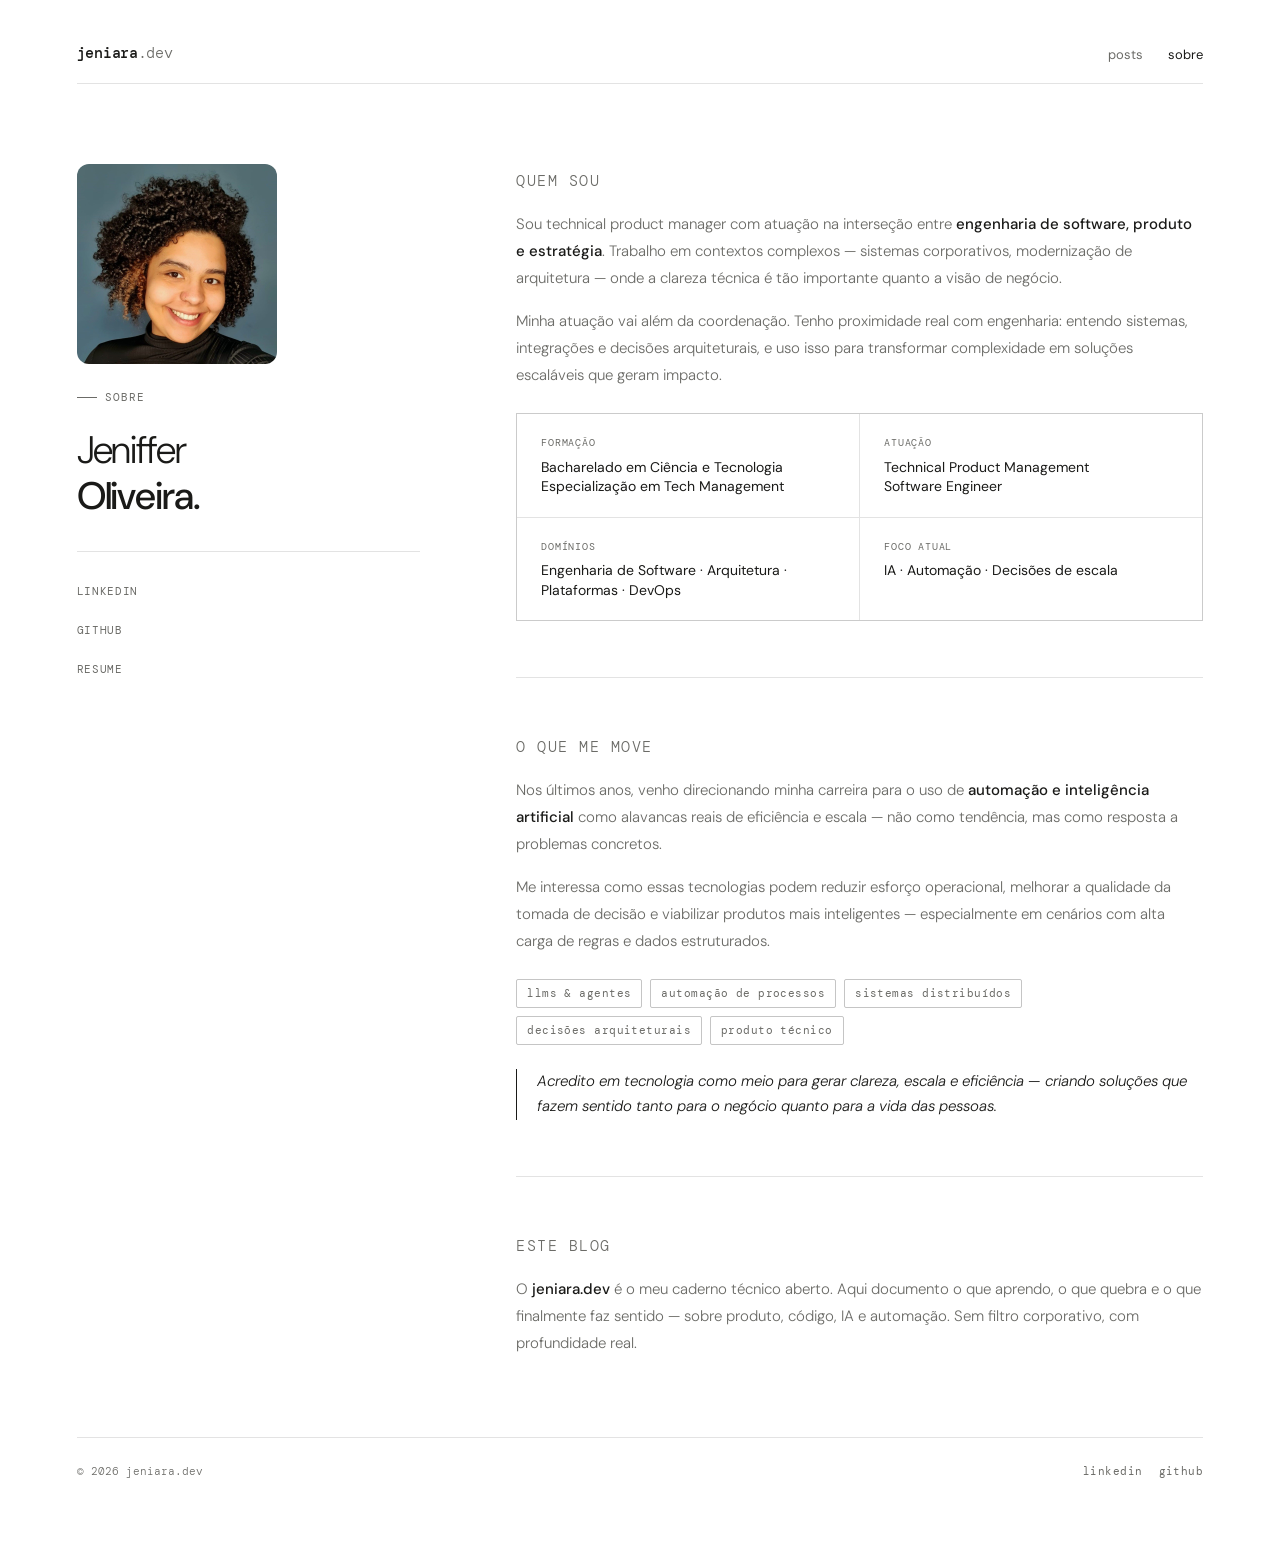
<file: sobre.html>
<!DOCTYPE html>
<html lang="pt-BR">
<head>
  <meta charset="UTF-8" />
  <meta name="viewport" content="width=device-width, initial-scale=1.0" />
  <title>sobre — jeniara.dev</title>
  <link rel="preconnect" href="https://fonts.googleapis.com" />
  <link rel="preconnect" href="https://fonts.gstatic.com" crossorigin />
  <link href="https://fonts.googleapis.com/css2?family=DM+Mono:ital,wght@0,300;0,400;0,500;1,300&family=DM+Sans:ital,opsz,wght@0,9..40,300;0,9..40,400;0,9..40,500;1,9..40,300&display=swap" rel="stylesheet" />
  <style>
    *, *::before, *::after { box-sizing: border-box; margin: 0; padding: 0; }

    :root {
      --bg: #ffffff;
      --bg-secondary: #f5f5f3;
      --text-primary: #1a1a18;
      --text-secondary: #6b6b67;
      --border: rgba(26, 26, 24, 0.12);
      --border-md: rgba(26, 26, 24, 0.25);
      --side-padding: clamp(2rem, 6vw, 6rem);
    }

    body {
      font-family: 'DM Sans', sans-serif;
      background: var(--bg);
      color: var(--text-primary);
      line-height: 1.7;
      -webkit-font-smoothing: antialiased;
      min-height: 100vh;
    }

    .jd-root {
      width: 100%;
      padding: 2.5rem var(--side-padding) 4rem;
    }

    .jd-nav {
      display: flex;
      justify-content: space-between;
      align-items: center;
      margin-bottom: 5rem;
      padding-bottom: 1rem;
      border-bottom: 0.5px solid var(--border);
    }

    .jd-logo {
      font-family: 'DM Mono', monospace;
      font-size: 15px;
      font-weight: 500;
      letter-spacing: -0.02em;
      color: var(--text-primary);
      text-decoration: none;
    }

    .jd-logo span {
      color: var(--text-secondary);
      font-weight: 300;
    }

    .jd-nav-links {
      display: flex;
      gap: 24px;
      list-style: none;
    }

    .jd-nav-links a {
      font-size: 13px;
      font-weight: 400;
      color: var(--text-secondary);
      text-decoration: none;
      letter-spacing: 0.01em;
      transition: color 0.15s;
    }

    .jd-nav-links a:hover { color: var(--text-primary); }
    .jd-nav-links a.active { color: var(--text-primary); }

    .jd-page {
      display: grid;
      grid-template-columns: 1fr 2fr;
      gap: 6rem;
      align-items: start;
    }

    .jd-sidebar {
      position: sticky;
      top: 2.5rem;
    }

    .jd-eyebrow {
      font-family: 'DM Mono', monospace;
      font-size: 11px;
      font-weight: 400;
      letter-spacing: 0.1em;
      color: var(--text-secondary);
      text-transform: uppercase;
      margin-bottom: 1.25rem;
      display: flex;
      align-items: center;
      gap: 8px;
    }

    .jd-eyebrow::before {
      content: '';
      display: inline-block;
      width: 20px;
      height: 0.5px;
      background: var(--text-secondary);
    }

    .jd-sidebar h1 {
      font-size: clamp(28px, 3vw, 40px);
      font-weight: 300;
      line-height: 1.2;
      letter-spacing: -0.03em;
      margin-bottom: 2rem;
    }

    .jd-sidebar h1 strong { font-weight: 500; }

    .jd-sidebar-links {
      list-style: none;
      border-top: 0.5px solid var(--border);
      padding-top: 1.5rem;
      display: flex;
      flex-direction: column;
      gap: 12px;
    }

    .jd-sidebar-links a {
      font-family: 'DM Mono', monospace;
      font-size: 11px;
      font-weight: 400;
      letter-spacing: 0.06em;
      text-transform: uppercase;
      color: var(--text-secondary);
      text-decoration: none;
      transition: color 0.15s;
    }

    .jd-sidebar-links a:hover { color: var(--text-primary); }

    .jd-content { padding-top: 0.25rem; }

    .jd-section {
      margin-bottom: 3.5rem;
      padding-bottom: 3.5rem;
      border-bottom: 0.5px solid var(--border);
    }

    .jd-section:last-child {
      border-bottom: none;
      margin-bottom: 0;
      padding-bottom: 0;
    }

    .jd-section-label {
      font-family: 'DM Mono', monospace;
      font-size: 11px;
      font-weight: 400;
      letter-spacing: 0.1em;
      color: var(--text-secondary);
      text-transform: uppercase;
      margin-bottom: 1.25rem;
    }

    .jd-section p {
      font-size: 15px;
      font-weight: 300;
      line-height: 1.8;
      color: var(--text-secondary);
      margin-bottom: 1rem;
    }

    .jd-section p:last-child { margin-bottom: 0; }

    .jd-section p strong {
      font-weight: 500;
      color: var(--text-primary);
    }

    .jd-highlights {
      display: grid;
      grid-template-columns: 1fr 1fr;
      gap: 1px;
      background: var(--border);
      border: 0.5px solid var(--border);
      margin-top: 1.5rem;
    }

    .jd-highlight {
      background: var(--bg);
      padding: 1.25rem 1.5rem;
    }

    .jd-highlight-label {
      font-family: 'DM Mono', monospace;
      font-size: 10px;
      font-weight: 400;
      letter-spacing: 0.08em;
      text-transform: uppercase;
      color: var(--text-secondary);
      margin-bottom: 0.4rem;
    }

    .jd-highlight-value {
      font-size: 14px;
      font-weight: 400;
      color: var(--text-primary);
      line-height: 1.4;
    }

    .jd-tags {
      display: flex;
      flex-wrap: wrap;
      gap: 8px;
      margin-top: 1.5rem;
    }

    .jd-tag {
      font-family: 'DM Mono', monospace;
      font-size: 11px;
      font-weight: 400;
      letter-spacing: 0.04em;
      color: var(--text-secondary);
      border: 0.5px solid var(--border-md);
      border-radius: 2px;
      padding: 4px 10px;
    }

    .jd-quote {
      margin-top: 1.5rem;
      padding-left: 1.25rem;
      border-left: 1.5px solid var(--text-primary);
    }

    .jd-quote p {
      font-size: 15px;
      font-weight: 300;
      font-style: italic;
      color: var(--text-primary) !important;
      line-height: 1.7;
    }

    .jd-footer {
      display: flex;
      justify-content: space-between;
      align-items: center;
      margin-top: 5rem;
      padding-top: 1.5rem;
      border-top: 0.5px solid var(--border);
    }

    .jd-footer-text {
      font-family: 'DM Mono', monospace;
      font-size: 11px;
      font-weight: 300;
      color: var(--text-secondary);
    }

    .jd-social { display: flex; gap: 16px; }

    .jd-social a {
      font-family: 'DM Mono', monospace;
      font-size: 11px;
      font-weight: 400;
      letter-spacing: 0.04em;
      color: var(--text-secondary);
      text-decoration: none;
      transition: color 0.15s;
    }

    .jd-social a:hover { color: var(--text-primary); }

    @media (max-width: 768px) {
      .jd-page { grid-template-columns: 1fr; gap: 3rem; }
      .jd-sidebar { position: static; }
      .jd-highlights { grid-template-columns: 1fr; }
      .jd-footer { flex-direction: column; gap: 1rem; align-items: flex-start; }
    }
  </style>
</head>
<body>
  <div class="jd-root">
    <nav class="jd-nav">
      <a class="jd-logo" href="/">jeniara<span>.dev</span></a>
      <ul class="jd-nav-links">
        <li><a href="file:///Users//Documents/PROJETOS/jeniara.dev/index.html">posts</a></li>
        <li><a href="sobre.html" class="active">sobre</a></li>
      </ul>
    </nav>

    <div class="jd-page">
      <aside class="jd-sidebar">
        <div style="margin-bottom: 1.5rem;">
          <img src="assets/img/photo.jpg" alt="Jeniffer Oliveira" style="width: 100%; max-width: 200px; aspect-ratio: 1/1; object-fit: cover; object-position: center top; border-radius: 12px; display: block;" />
        </div>
        <p class="jd-eyebrow">sobre</p>
        <h1>Jeniffer<br><strong>Oliveira.</strong></h1>
        <ul class="jd-sidebar-links">
          <li><a href="https://www.linkedin.com/in/jeniara">linkedin</a></li>
          <li><a href="https://github.com/jeniara-a/">github</a></li>
          <li><a href="resume.html">resume</a></li>
        </ul>
      </aside>

      <main class="jd-content">

        <div class="jd-section">
          <p class="jd-section-label">quem sou</p>
          <p>
            Sou technical product manager com atuação na interseção entre <strong>engenharia de software, produto e estratégia</strong>. Trabalho em contextos complexos — sistemas corporativos, modernização de arquitetura — onde a clareza técnica é tão importante quanto a visão de negócio.
          </p>
          <p>
            Minha atuação vai além da coordenação. Tenho proximidade real com engenharia: entendo sistemas, integrações e decisões arquiteturais, e uso isso para transformar complexidade em soluções escaláveis que geram impacto.
          </p>

          <div class="jd-highlights">
            <div class="jd-highlight">
              <div class="jd-highlight-label">formação</div>
              <div class="jd-highlight-value">Bacharelado em Ciência e Tecnologia<br>Especialização em Tech Management</div>
            </div>
            <div class="jd-highlight">
              <div class="jd-highlight-label">atuação</div>
              <div class="jd-highlight-value">Technical Product Management<br>Software Engineer</div>
            </div>
            <div class="jd-highlight">
              <div class="jd-highlight-label">domínios</div>
              <div class="jd-highlight-value">Engenharia de Software · Arquitetura · Plataformas · DevOps</div>
            </div>
            <div class="jd-highlight">
              <div class="jd-highlight-label">foco atual</div>
              <div class="jd-highlight-value">IA · Automação · Decisões de escala</div>
            </div>
          </div>
        </div>

        <div class="jd-section">
          <p class="jd-section-label">o que me move</p>
          <p>
            Nos últimos anos, venho direcionando minha carreira para o uso de <strong>automação e inteligência artificial</strong> como alavancas reais de eficiência e escala — não como tendência, mas como resposta a problemas concretos.
          </p>
          <p>
            Me interessa como essas tecnologias podem reduzir esforço operacional, melhorar a qualidade da tomada de decisão e viabilizar produtos mais inteligentes — especialmente em cenários com alta carga de regras e dados estruturados.
          </p>

          <div class="jd-tags">
            <span class="jd-tag">llms & agentes</span>
            <span class="jd-tag">automação de processos</span>
            <span class="jd-tag">sistemas distribuídos</span>
            <span class="jd-tag">decisões arquiteturais</span>
            <span class="jd-tag">produto técnico</span>
          </div>

          <div class="jd-quote">
            <p>Acredito em tecnologia como meio para gerar clareza, escala e eficiência — criando soluções que fazem sentido tanto para o negócio quanto para a vida das pessoas.</p>
          </div>
        </div>

        <div class="jd-section">
          <p class="jd-section-label">este blog</p>
          <p>
            O <strong>jeniara.dev</strong> é o meu caderno técnico aberto. Aqui documento o que aprendo, o que quebra e o que finalmente faz sentido — sobre produto, código, IA e automação. Sem filtro corporativo, com profundidade real.
          </p>
        </div>

      </main>
    </div>

    <footer class="jd-footer">
      <span class="jd-footer-text">© 2026 jeniara.dev</span>
      <div class="jd-social">
        <a href="#">linkedin</a>
        <a href="#">github</a>
      </div>
    </footer>
  </div>
</body>
</html>
</file>
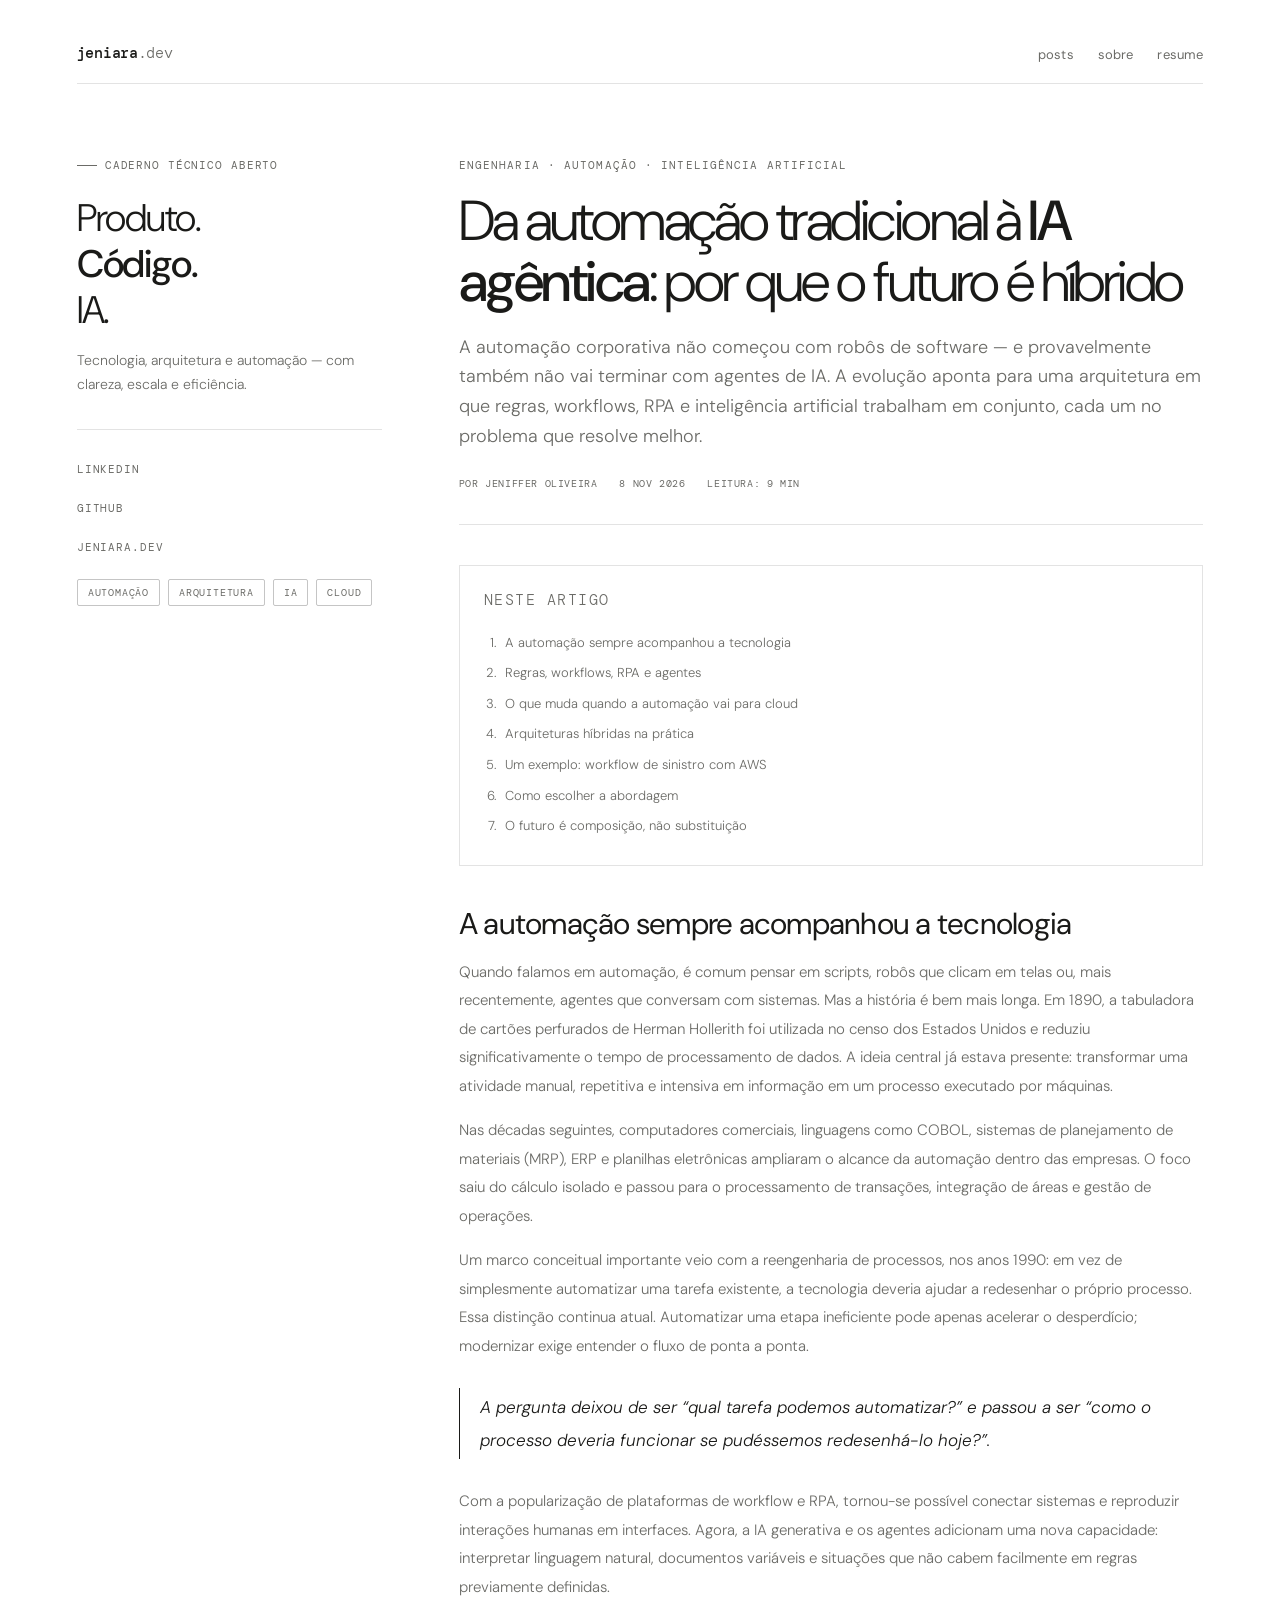
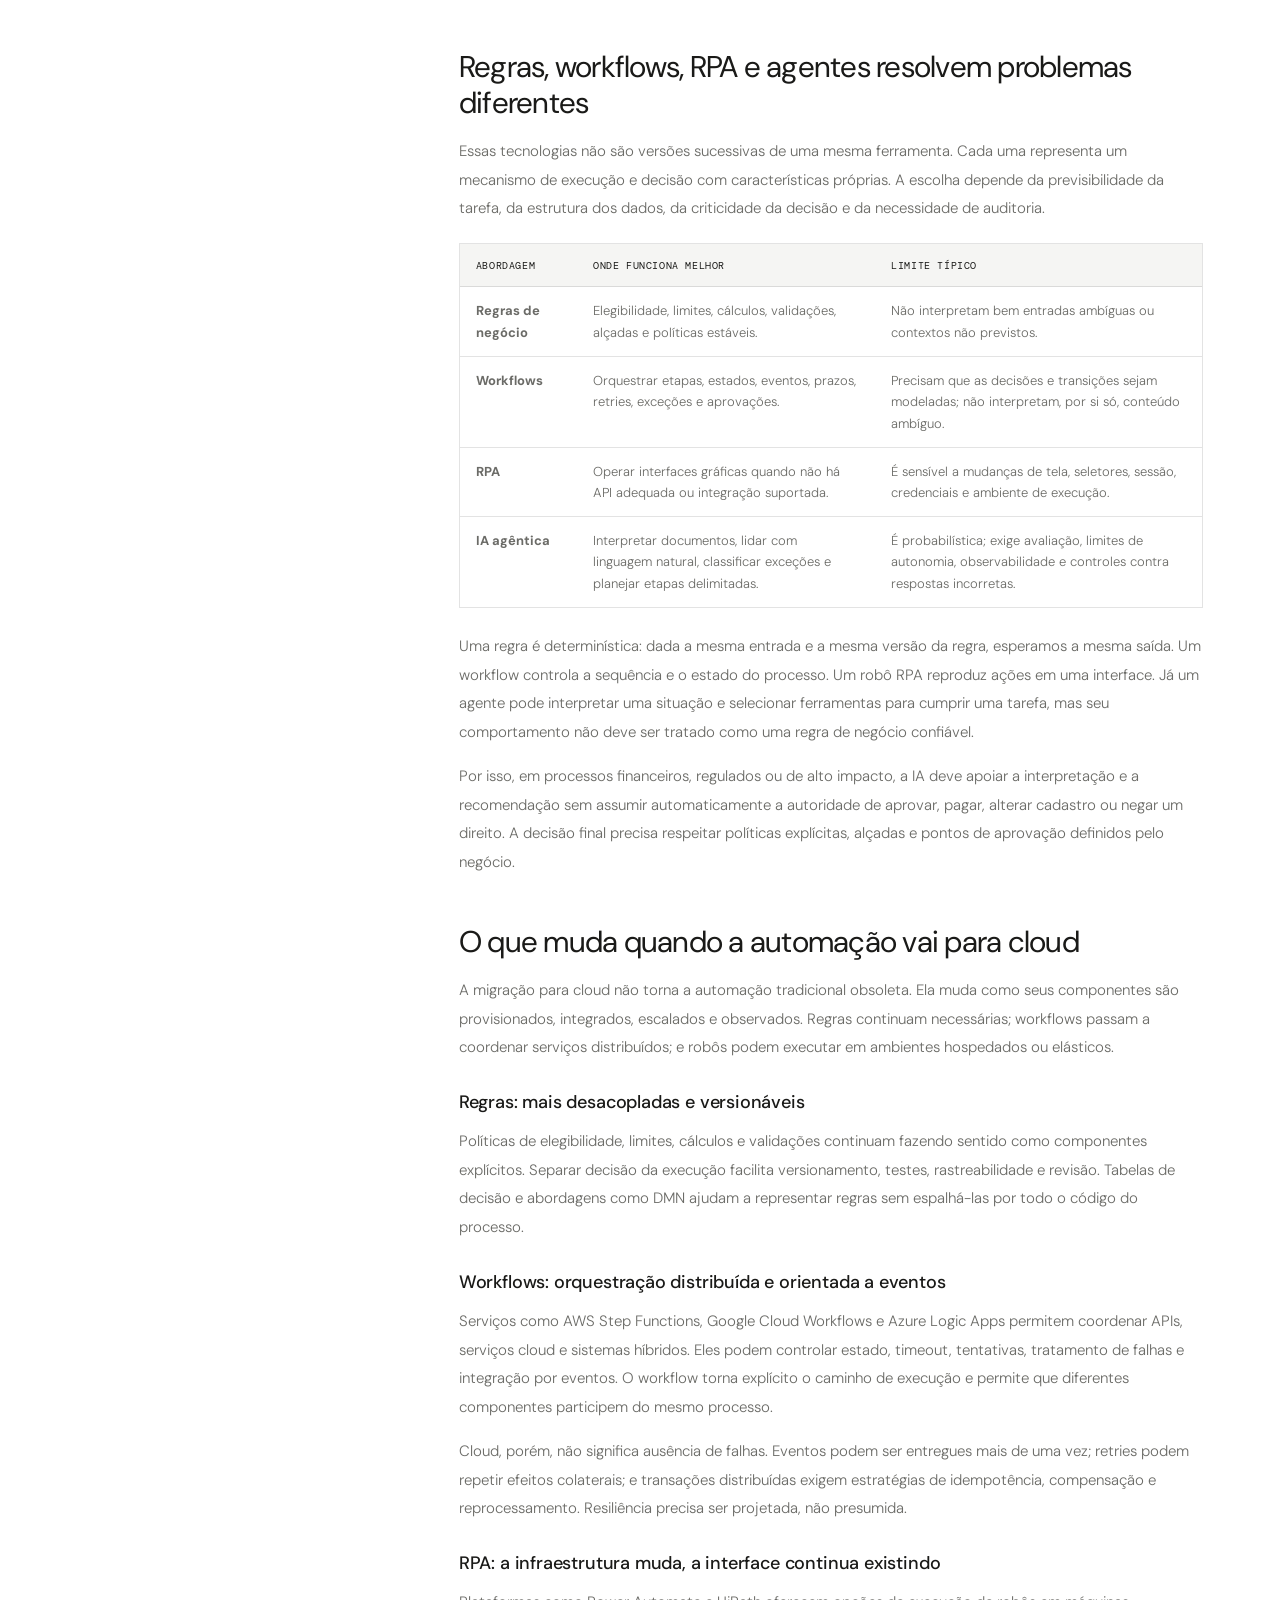
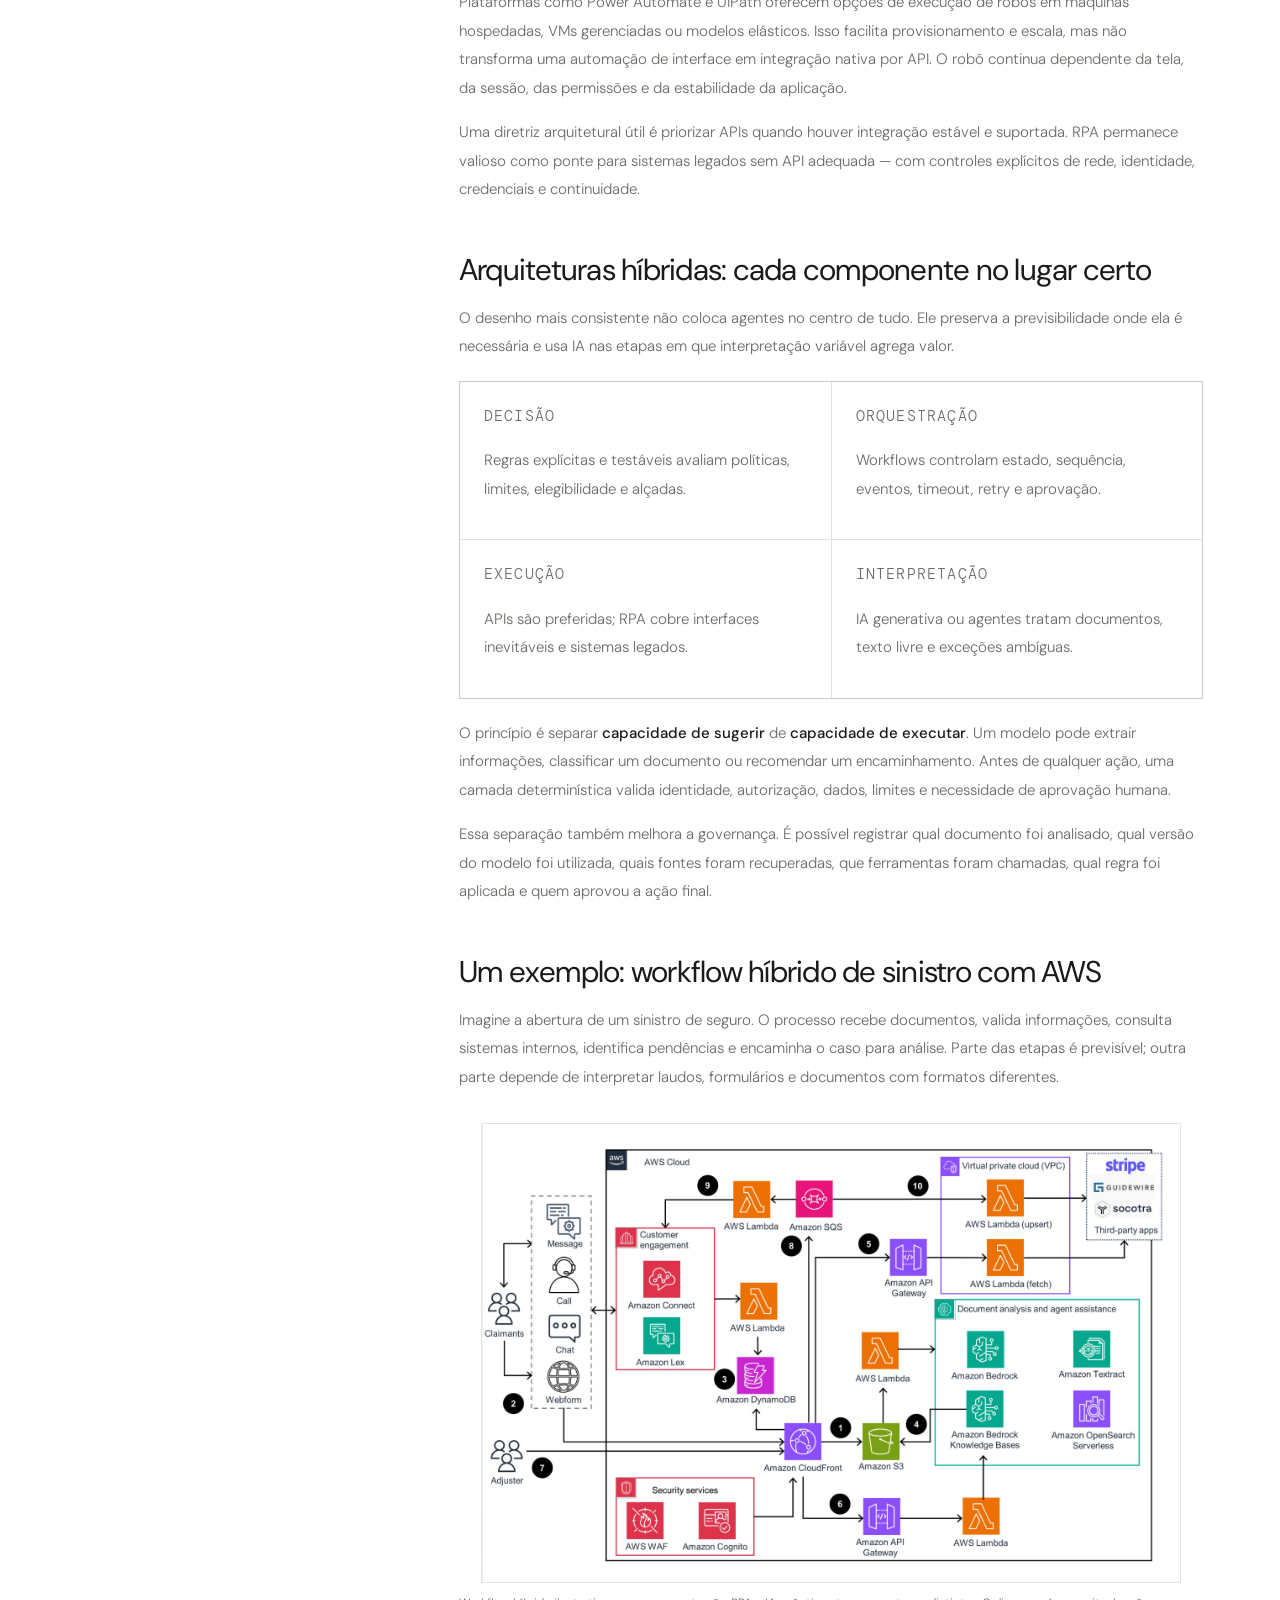
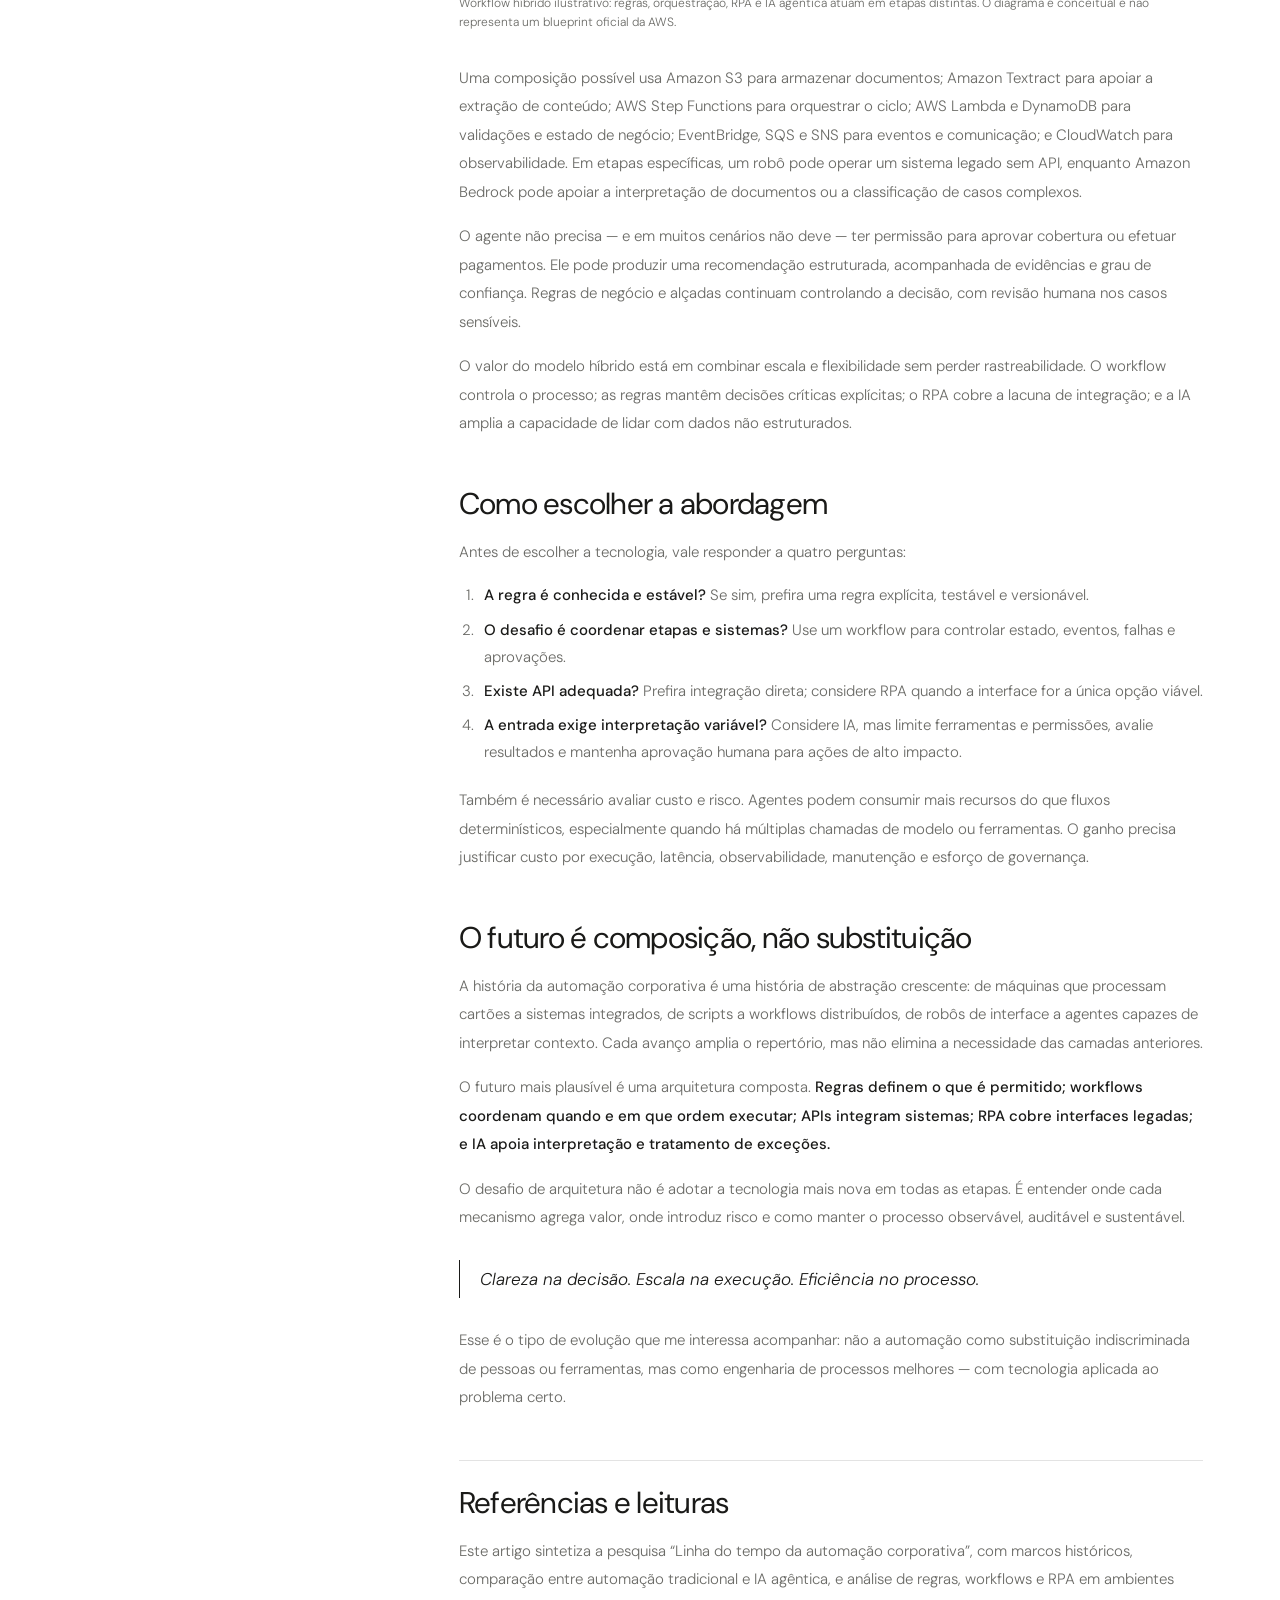
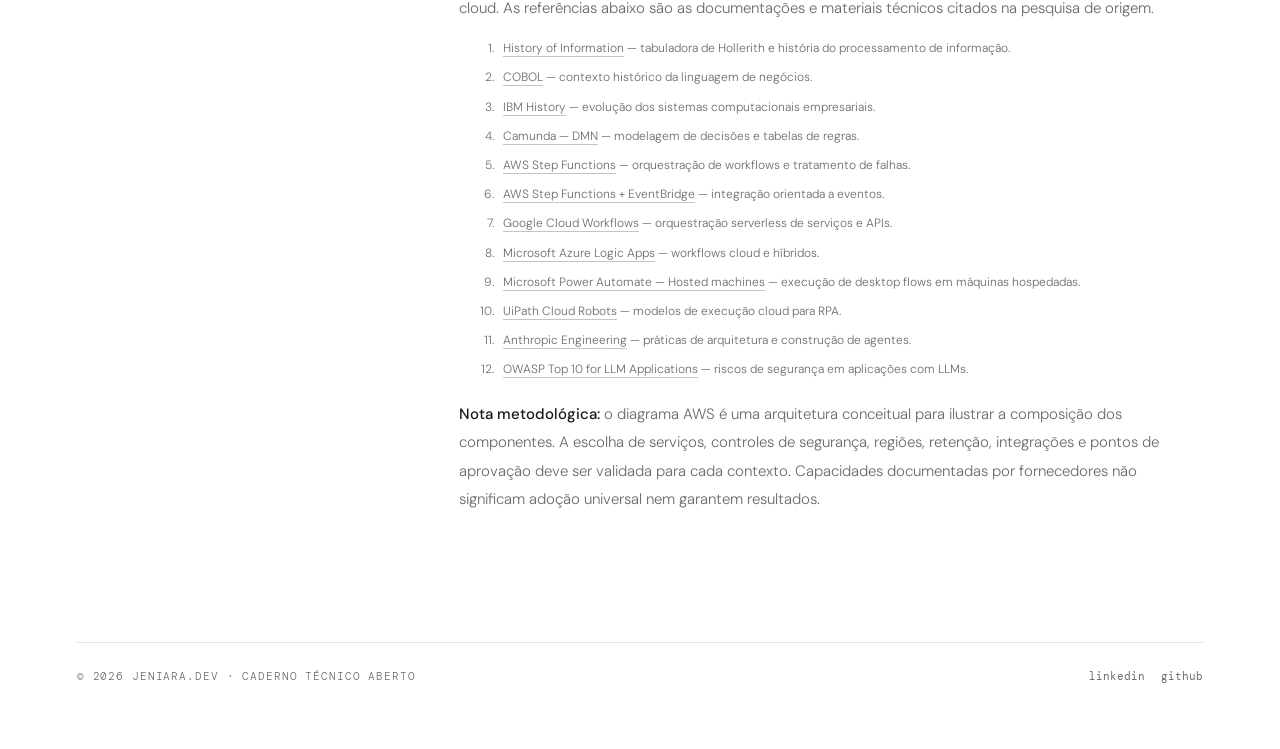
<file: posts/automacao-corporativa-futuro-hibrido.html>
<!DOCTYPE html>
<html lang="pt-BR">
<head>
  <meta charset="UTF-8" />
  <meta name="viewport" content="width=device-width, initial-scale=1.0" />
  <title>Da automação tradicional à IA agêntica: o futuro é híbrido — jeniara.dev</title>
  <meta name="description" content="Uma leitura da evolução da automação corporativa: de cartões perfurados e ERP a RPA, cloud workflows e IA agêntica — e por que arquiteturas híbridas tendem a prevalecer." />
  <meta name="author" content="Jeniffer Oliveira" />
  <meta name="keywords" content="automação corporativa, RPA, IA agêntica, automação tradicional, AWS Step Functions, cloud, workflows, arquitetura" />
  <link rel="canonical" href="https://jeniara.dev/posts/automacao-corporativa-futuro-hibrido.html" />
  <link rel="stylesheet" href="../assets/css/automacao-corporativa.css" />
</head>
<body>
  <div class="jd-root">
    <nav class="jd-nav">
      <a class="jd-logo" href="../index.html">jeniara<span>.dev</span></a>
      <ul class="jd-nav-links">
        <li><a href="../jeniara.dev/index.html">posts</a></li>
        <li><a href="../sobre.html">sobre</a></li>
        <li><a href="../resume.html">resume</a></li>
      </ul>
    </nav>

    <div class="jd-page">
      <aside class="jd-sidebar">
        <p class="jd-eyebrow">caderno técnico aberto</p>
        <h1>Produto.<br><strong>Código.</strong><br>IA.</h1>
        <p class="jd-role">Tecnologia, arquitetura e automação — com clareza, escala e eficiência.</p>
        <ul class="jd-sidebar-links">
          <li><a href="https://www.linkedin.com/in/jeniara" target="_blank" rel="noopener">linkedin</a></li>
          <li><a href="https://github.com/" target="_blank" rel="noopener">github</a></li>
          <li><a href="https://jeniara.dev">jeniara.dev</a></li>
        </ul>
        <div class="jd-tags">
          <span class="jd-tag">automação</span>
          <span class="jd-tag">arquitetura</span>
          <span class="jd-tag">IA</span>
          <span class="jd-tag">cloud</span>
        </div>
      </aside>

      <main class="jd-content">
        <header class="jd-article-head">
          <p class="jd-kicker">engenharia · automação · inteligência artificial</p>
          <h1 class="jd-article-title">Da automação tradicional à <strong>IA agêntica</strong>: por que o futuro é híbrido</h1>
          <p class="jd-deck">A automação corporativa não começou com robôs de software — e provavelmente também não vai terminar com agentes de IA. A evolução aponta para uma arquitetura em que regras, workflows, RPA e inteligência artificial trabalham em conjunto, cada um no problema que resolve melhor.</p>
          <div class="jd-byline">
            <span class="jd-meta">por Jeniffer Oliveira</span>
            <span class="jd-meta">8 nov 2026</span>
            <span class="jd-meta">leitura: 9 min</span>
          </div>
        </header>

        <article class="jd-article-body">
          <nav class="jd-toc" aria-label="Sumário do artigo">
            <p class="jd-toc-title">neste artigo</p>
            <ol>
              <li><a href="#evolucao">A automação sempre acompanhou a tecnologia</a></li>
              <li><a href="#paradigmas">Regras, workflows, RPA e agentes</a></li>
              <li><a href="#cloud">O que muda quando a automação vai para cloud</a></li>
              <li><a href="#hibrido">Arquiteturas híbridas na prática</a></li>
              <li><a href="#sinistro">Um exemplo: workflow de sinistro com AWS</a></li>
              <li><a href="#decisao">Como escolher a abordagem</a></li>
              <li><a href="#conclusao">O futuro é composição, não substituição</a></li>
            </ol>
          </nav>

          <section id="evolucao">
            <h2>A automação sempre acompanhou a tecnologia</h2>
            <p>Quando falamos em automação, é comum pensar em scripts, robôs que clicam em telas ou, mais recentemente, agentes que conversam com sistemas. Mas a história é bem mais longa. Em 1890, a tabuladora de cartões perfurados de Herman Hollerith foi utilizada no censo dos Estados Unidos e reduziu significativamente o tempo de processamento de dados. A ideia central já estava presente: transformar uma atividade manual, repetitiva e intensiva em informação em um processo executado por máquinas.</p>
            <p>Nas décadas seguintes, computadores comerciais, linguagens como COBOL, sistemas de planejamento de materiais (MRP), ERP e planilhas eletrônicas ampliaram o alcance da automação dentro das empresas. O foco saiu do cálculo isolado e passou para o processamento de transações, integração de áreas e gestão de operações.</p>
            <p>Um marco conceitual importante veio com a reengenharia de processos, nos anos 1990: em vez de simplesmente automatizar uma tarefa existente, a tecnologia deveria ajudar a redesenhar o próprio processo. Essa distinção continua atual. Automatizar uma etapa ineficiente pode apenas acelerar o desperdício; modernizar exige entender o fluxo de ponta a ponta.</p>
            <blockquote><p>A pergunta deixou de ser “qual tarefa podemos automatizar?” e passou a ser “como o processo deveria funcionar se pudéssemos redesenhá-lo hoje?”.</p></blockquote>
            <p>Com a popularização de plataformas de workflow e RPA, tornou-se possível conectar sistemas e reproduzir interações humanas em interfaces. Agora, a IA generativa e os agentes adicionam uma nova capacidade: interpretar linguagem natural, documentos variáveis e situações que não cabem facilmente em regras previamente definidas.</p>
          </section>

          <section id="paradigmas">
            <h2>Regras, workflows, RPA e agentes resolvem problemas diferentes</h2>
            <p>Essas tecnologias não são versões sucessivas de uma mesma ferramenta. Cada uma representa um mecanismo de execução e decisão com características próprias. A escolha depende da previsibilidade da tarefa, da estrutura dos dados, da criticidade da decisão e da necessidade de auditoria.</p>
            <div class="jd-table-wrap">
              <table>
                <thead><tr><th>Abordagem</th><th>Onde funciona melhor</th><th>Limite típico</th></tr></thead>
                <tbody>
                  <tr><td><strong>Regras de negócio</strong></td><td>Elegibilidade, limites, cálculos, validações, alçadas e políticas estáveis.</td><td>Não interpretam bem entradas ambíguas ou contextos não previstos.</td></tr>
                  <tr><td><strong>Workflows</strong></td><td>Orquestrar etapas, estados, eventos, prazos, retries, exceções e aprovações.</td><td>Precisam que as decisões e transições sejam modeladas; não interpretam, por si só, conteúdo ambíguo.</td></tr>
                  <tr><td><strong>RPA</strong></td><td>Operar interfaces gráficas quando não há API adequada ou integração suportada.</td><td>É sensível a mudanças de tela, seletores, sessão, credenciais e ambiente de execução.</td></tr>
                  <tr><td><strong>IA agêntica</strong></td><td>Interpretar documentos, lidar com linguagem natural, classificar exceções e planejar etapas delimitadas.</td><td>É probabilística; exige avaliação, limites de autonomia, observabilidade e controles contra respostas incorretas.</td></tr>
                </tbody>
              </table>
            </div>
            <p>Uma regra é determinística: dada a mesma entrada e a mesma versão da regra, esperamos a mesma saída. Um workflow controla a sequência e o estado do processo. Um robô RPA reproduz ações em uma interface. Já um agente pode interpretar uma situação e selecionar ferramentas para cumprir uma tarefa, mas seu comportamento não deve ser tratado como uma regra de negócio confiável.</p>
            <p>Por isso, em processos financeiros, regulados ou de alto impacto, a IA deve apoiar a interpretação e a recomendação sem assumir automaticamente a autoridade de aprovar, pagar, alterar cadastro ou negar um direito. A decisão final precisa respeitar políticas explícitas, alçadas e pontos de aprovação definidos pelo negócio.</p>
          </section>

          <section id="cloud">
            <h2>O que muda quando a automação vai para cloud</h2>
            <p>A migração para cloud não torna a automação tradicional obsoleta. Ela muda como seus componentes são provisionados, integrados, escalados e observados. Regras continuam necessárias; workflows passam a coordenar serviços distribuídos; e robôs podem executar em ambientes hospedados ou elásticos.</p>
            <h3>Regras: mais desacopladas e versionáveis</h3>
            <p>Políticas de elegibilidade, limites, cálculos e validações continuam fazendo sentido como componentes explícitos. Separar decisão da execução facilita versionamento, testes, rastreabilidade e revisão. Tabelas de decisão e abordagens como DMN ajudam a representar regras sem espalhá-las por todo o código do processo.</p>
            <h3>Workflows: orquestração distribuída e orientada a eventos</h3>
            <p>Serviços como AWS Step Functions, Google Cloud Workflows e Azure Logic Apps permitem coordenar APIs, serviços cloud e sistemas híbridos. Eles podem controlar estado, timeout, tentativas, tratamento de falhas e integração por eventos. O workflow torna explícito o caminho de execução e permite que diferentes componentes participem do mesmo processo.</p>
            <p>Cloud, porém, não significa ausência de falhas. Eventos podem ser entregues mais de uma vez; retries podem repetir efeitos colaterais; e transações distribuídas exigem estratégias de idempotência, compensação e reprocessamento. Resiliência precisa ser projetada, não presumida.</p>
            <h3>RPA: a infraestrutura muda, a interface continua existindo</h3>
            <p>Plataformas como Power Automate e UiPath oferecem opções de execução de robôs em máquinas hospedadas, VMs gerenciadas ou modelos elásticos. Isso facilita provisionamento e escala, mas não transforma uma automação de interface em integração nativa por API. O robô continua dependente da tela, da sessão, das permissões e da estabilidade da aplicação.</p>
            <p>Uma diretriz arquitetural útil é priorizar APIs quando houver integração estável e suportada. RPA permanece valioso como ponte para sistemas legados sem API adequada — com controles explícitos de rede, identidade, credenciais e continuidade.</p>
          </section>

          <section id="hibrido">
            <h2>Arquiteturas híbridas: cada componente no lugar certo</h2>
            <p>O desenho mais consistente não coloca agentes no centro de tudo. Ele preserva a previsibilidade onde ela é necessária e usa IA nas etapas em que interpretação variável agrega valor.</p>
            <div class="jd-grid">
              <div class="jd-cell"><p class="jd-cell-label">decisão</p><p class="jd-cell-value">Regras explícitas e testáveis avaliam políticas, limites, elegibilidade e alçadas.</p></div>
              <div class="jd-cell"><p class="jd-cell-label">orquestração</p><p class="jd-cell-value">Workflows controlam estado, sequência, eventos, timeout, retry e aprovação.</p></div>
              <div class="jd-cell"><p class="jd-cell-label">execução</p><p class="jd-cell-value">APIs são preferidas; RPA cobre interfaces inevitáveis e sistemas legados.</p></div>
              <div class="jd-cell"><p class="jd-cell-label">interpretação</p><p class="jd-cell-value">IA generativa ou agentes tratam documentos, texto livre e exceções ambíguas.</p></div>
            </div>
            <p>O princípio é separar <strong>capacidade de sugerir</strong> de <strong>capacidade de executar</strong>. Um modelo pode extrair informações, classificar um documento ou recomendar um encaminhamento. Antes de qualquer ação, uma camada determinística valida identidade, autorização, dados, limites e necessidade de aprovação humana.</p>
            <p>Essa separação também melhora a governança. É possível registrar qual documento foi analisado, qual versão do modelo foi utilizada, quais fontes foram recuperadas, que ferramentas foram chamadas, qual regra foi aplicada e quem aprovou a ação final.</p>
          </section>

          <section id="sinistro">
            <h2>Um exemplo: workflow híbrido de sinistro com AWS</h2>
            <p>Imagine a abertura de um sinistro de seguro. O processo recebe documentos, valida informações, consulta sistemas internos, identifica pendências e encaminha o caso para análise. Parte das etapas é previsível; outra parte depende de interpretar laudos, formulários e documentos com formatos diferentes.</p>
<figure class="jd-figure">
    <img
        src="../assets/img/diagrama-aws-sinistro.png"
        alt="Diagrama conceitual de workflow híbrido de sinistro com serviços AWS, regras de negócio, orquestração, RPA e IA agêntica."
        style="
            width: 100%;
            max-width: 700px;
            height: auto;
            object-fit: contain;
            border-radius: 0;
            display: block;
            margin: 0 auto;
        "
    />
    <figcaption>
        Workflow híbrido ilustrativo: regras, orquestração, RPA e IA agêntica atuam em etapas distintas. O diagrama é conceitual e não representa um blueprint oficial da AWS.
    </figcaption>
</figure>
            <p>Uma composição possível usa Amazon S3 para armazenar documentos; Amazon Textract para apoiar a extração de conteúdo; AWS Step Functions para orquestrar o ciclo; AWS Lambda e DynamoDB para validações e estado de negócio; EventBridge, SQS e SNS para eventos e comunicação; e CloudWatch para observabilidade. Em etapas específicas, um robô pode operar um sistema legado sem API, enquanto Amazon Bedrock pode apoiar a interpretação de documentos ou a classificação de casos complexos.</p>
            <p>O agente não precisa — e em muitos cenários não deve — ter permissão para aprovar cobertura ou efetuar pagamentos. Ele pode produzir uma recomendação estruturada, acompanhada de evidências e grau de confiança. Regras de negócio e alçadas continuam controlando a decisão, com revisão humana nos casos sensíveis.</p>
            <p>O valor do modelo híbrido está em combinar escala e flexibilidade sem perder rastreabilidade. O workflow controla o processo; as regras mantêm decisões críticas explícitas; o RPA cobre a lacuna de integração; e a IA amplia a capacidade de lidar com dados não estruturados.</p>
          </section>

          <section id="decisao">
            <h2>Como escolher a abordagem</h2>
            <p>Antes de escolher a tecnologia, vale responder a quatro perguntas:</p>
            <ol>
              <li><strong>A regra é conhecida e estável?</strong> Se sim, prefira uma regra explícita, testável e versionável.</li>
              <li><strong>O desafio é coordenar etapas e sistemas?</strong> Use um workflow para controlar estado, eventos, falhas e aprovações.</li>
              <li><strong>Existe API adequada?</strong> Prefira integração direta; considere RPA quando a interface for a única opção viável.</li>
              <li><strong>A entrada exige interpretação variável?</strong> Considere IA, mas limite ferramentas e permissões, avalie resultados e mantenha aprovação humana para ações de alto impacto.</li>
            </ol>
            <p>Também é necessário avaliar custo e risco. Agentes podem consumir mais recursos do que fluxos determinísticos, especialmente quando há múltiplas chamadas de modelo ou ferramentas. O ganho precisa justificar custo por execução, latência, observabilidade, manutenção e esforço de governança.</p>
          </section>

          <section id="conclusao">
            <h2>O futuro é composição, não substituição</h2>
            <p>A história da automação corporativa é uma história de abstração crescente: de máquinas que processam cartões a sistemas integrados, de scripts a workflows distribuídos, de robôs de interface a agentes capazes de interpretar contexto. Cada avanço amplia o repertório, mas não elimina a necessidade das camadas anteriores.</p>
            <p>O futuro mais plausível é uma arquitetura composta. <strong>Regras definem o que é permitido; workflows coordenam quando e em que ordem executar; APIs integram sistemas; RPA cobre interfaces legadas; e IA apoia interpretação e tratamento de exceções.</strong></p>
            <p>O desafio de arquitetura não é adotar a tecnologia mais nova em todas as etapas. É entender onde cada mecanismo agrega valor, onde introduz risco e como manter o processo observável, auditável e sustentável.</p>
            <blockquote><p>Clareza na decisão. Escala na execução. Eficiência no processo.</p></blockquote>
            <p>Esse é o tipo de evolução que me interessa acompanhar: não a automação como substituição indiscriminada de pessoas ou ferramentas, mas como engenharia de processos melhores — com tecnologia aplicada ao problema certo.</p>
          </section>

          <section class="jd-sources" id="referencias">
            <h2>Referências e leituras</h2>
            <p>Este artigo sintetiza a pesquisa “Linha do tempo da automação corporativa”, com marcos históricos, comparação entre automação tradicional e IA agêntica, e análise de regras, workflows e RPA em ambientes cloud. As referências abaixo são as documentações e materiais técnicos citados na pesquisa de origem.</p>
            <ol>
              <li><a href="https://www.historyofinformation.com/" target="_blank" rel="noopener">History of Information</a> — tabuladora de Hollerith e história do processamento de informação.</li>
              <li><a href="https://www.cobol.com/" target="_blank" rel="noopener">COBOL</a> — contexto histórico da linguagem de negócios.</li>
              <li><a href="https://www.ibm.com/history" target="_blank" rel="noopener">IBM History</a> — evolução dos sistemas computacionais empresariais.</li>
              <li><a href="https://camunda.com/dmn/" target="_blank" rel="noopener">Camunda — DMN</a> — modelagem de decisões e tabelas de regras.</li>
              <li><a href="https://docs.aws.amazon.com/step-functions/latest/dg/welcome.html" target="_blank" rel="noopener">AWS Step Functions</a> — orquestração de workflows e tratamento de falhas.</li>
              <li><a href="https://docs.aws.amazon.com/step-functions/latest/dg/eventbridge-integration.html" target="_blank" rel="noopener">AWS Step Functions + EventBridge</a> — integração orientada a eventos.</li>
              <li><a href="https://cloud.google.com/workflows/docs/overview" target="_blank" rel="noopener">Google Cloud Workflows</a> — orquestração serverless de serviços e APIs.</li>
              <li><a href="https://learn.microsoft.com/en-us/azure/logic-apps/logic-apps-overview" target="_blank" rel="noopener">Microsoft Azure Logic Apps</a> — workflows cloud e híbridos.</li>
              <li><a href="https://learn.microsoft.com/en-us/power-automate/desktop-flows/hosted-machines" target="_blank" rel="noopener">Microsoft Power Automate — Hosted machines</a> — execução de desktop flows em máquinas hospedadas.</li>
              <li><a href="https://docs.uipath.com/orchestrator/automation-cloud/latest/user-guide/about-cloud-robots" target="_blank" rel="noopener">UiPath Cloud Robots</a> — modelos de execução cloud para RPA.</li>
              <li><a href="https://www.anthropic.com/engineering" target="_blank" rel="noopener">Anthropic Engineering</a> — práticas de arquitetura e construção de agentes.</li>
              <li><a href="https://genai.owasp.org/llm-top-10/" target="_blank" rel="noopener">OWASP Top 10 for LLM Applications</a> — riscos de segurança em aplicações com LLMs.</li>
            </ol>
            <p><strong>Nota metodológica:</strong> o diagrama AWS é uma arquitetura conceitual para ilustrar a composição dos componentes. A escolha de serviços, controles de segurança, regiões, retenção, integrações e pontos de aprovação deve ser validada para cada contexto. Capacidades documentadas por fornecedores não significam adoção universal nem garantem resultados.</p>
          </section>
        </article>
      </main>
    </div>

    <footer class="jd-footer">
      <span class="jd-footer-text">© 2026 jeniara.dev · caderno técnico aberto</span>
      <div class="jd-social">
        <a href="https://www.linkedin.com/in/jeniara" target="_blank" rel="noopener">linkedin</a>
        <a href="https://github.com/" target="_blank" rel="noopener">github</a>
      </div>
    </footer>
  </div>
</body>
</html>
</file>
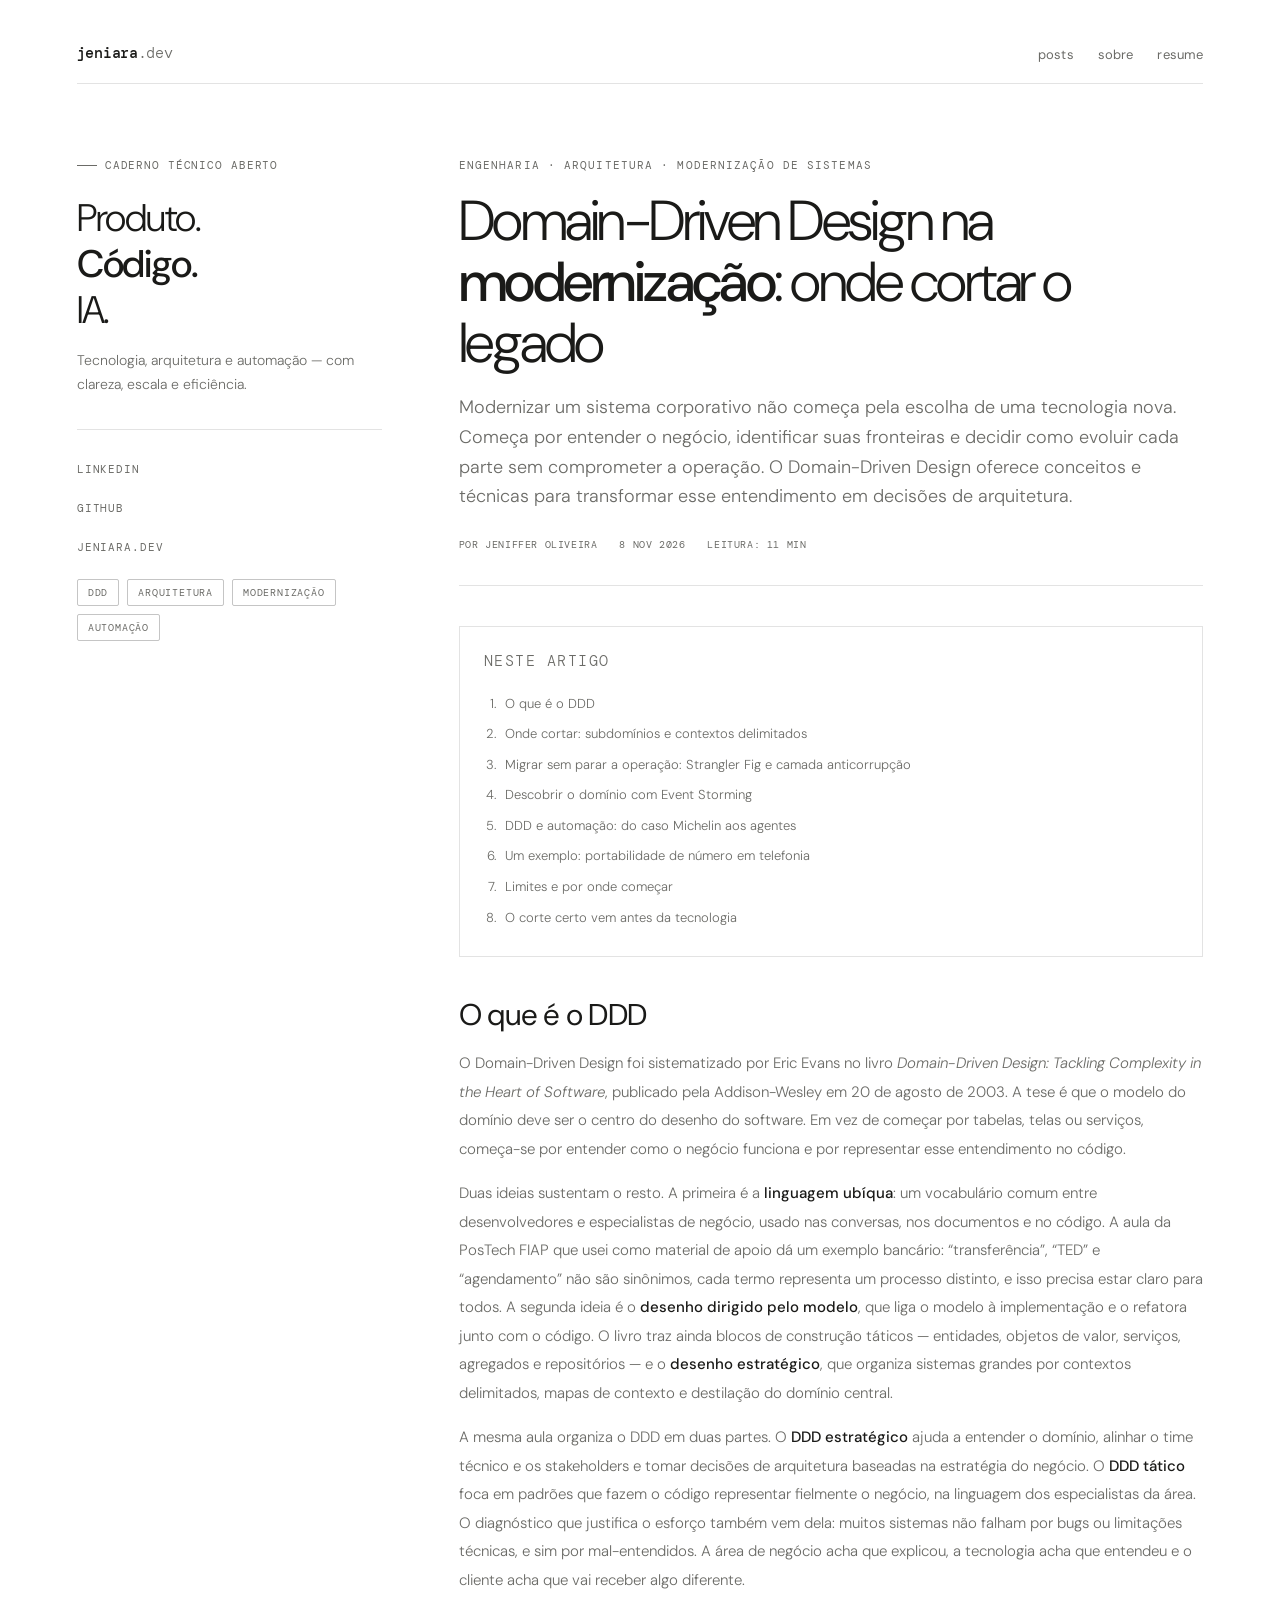
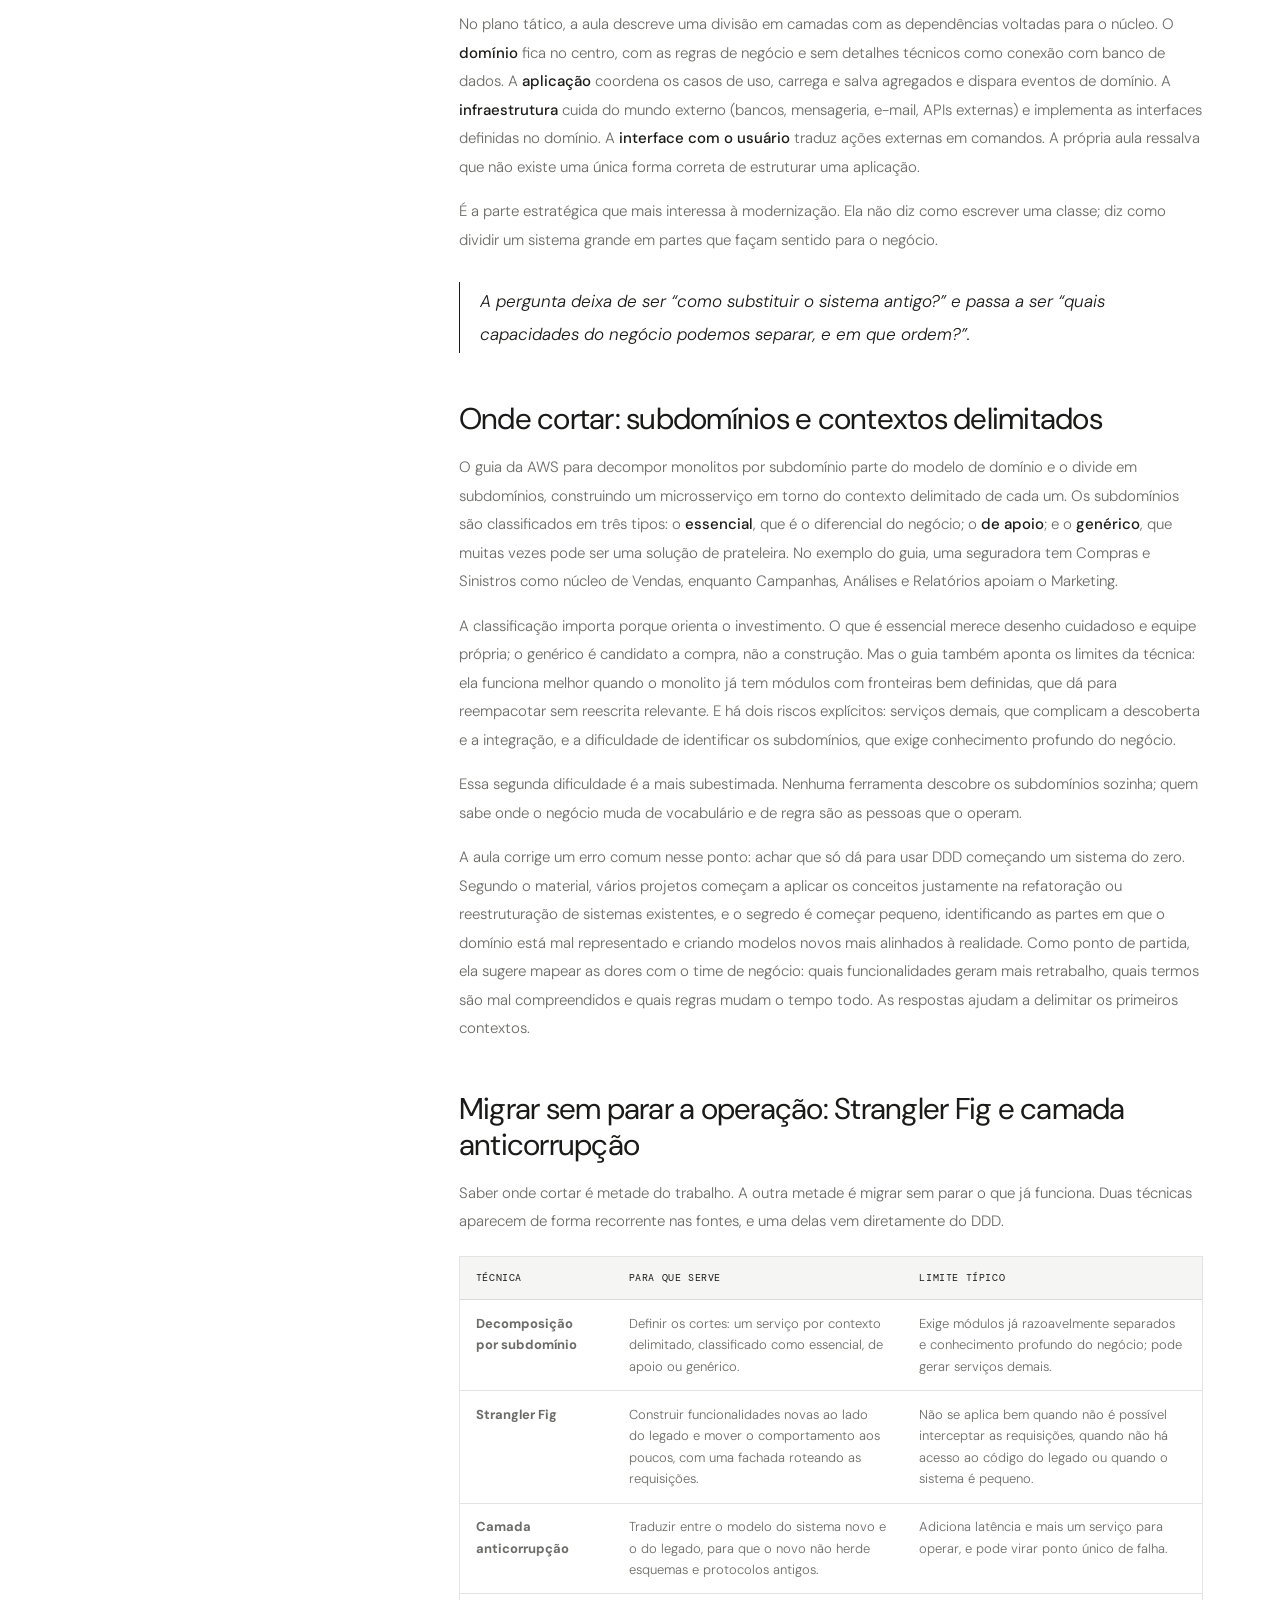
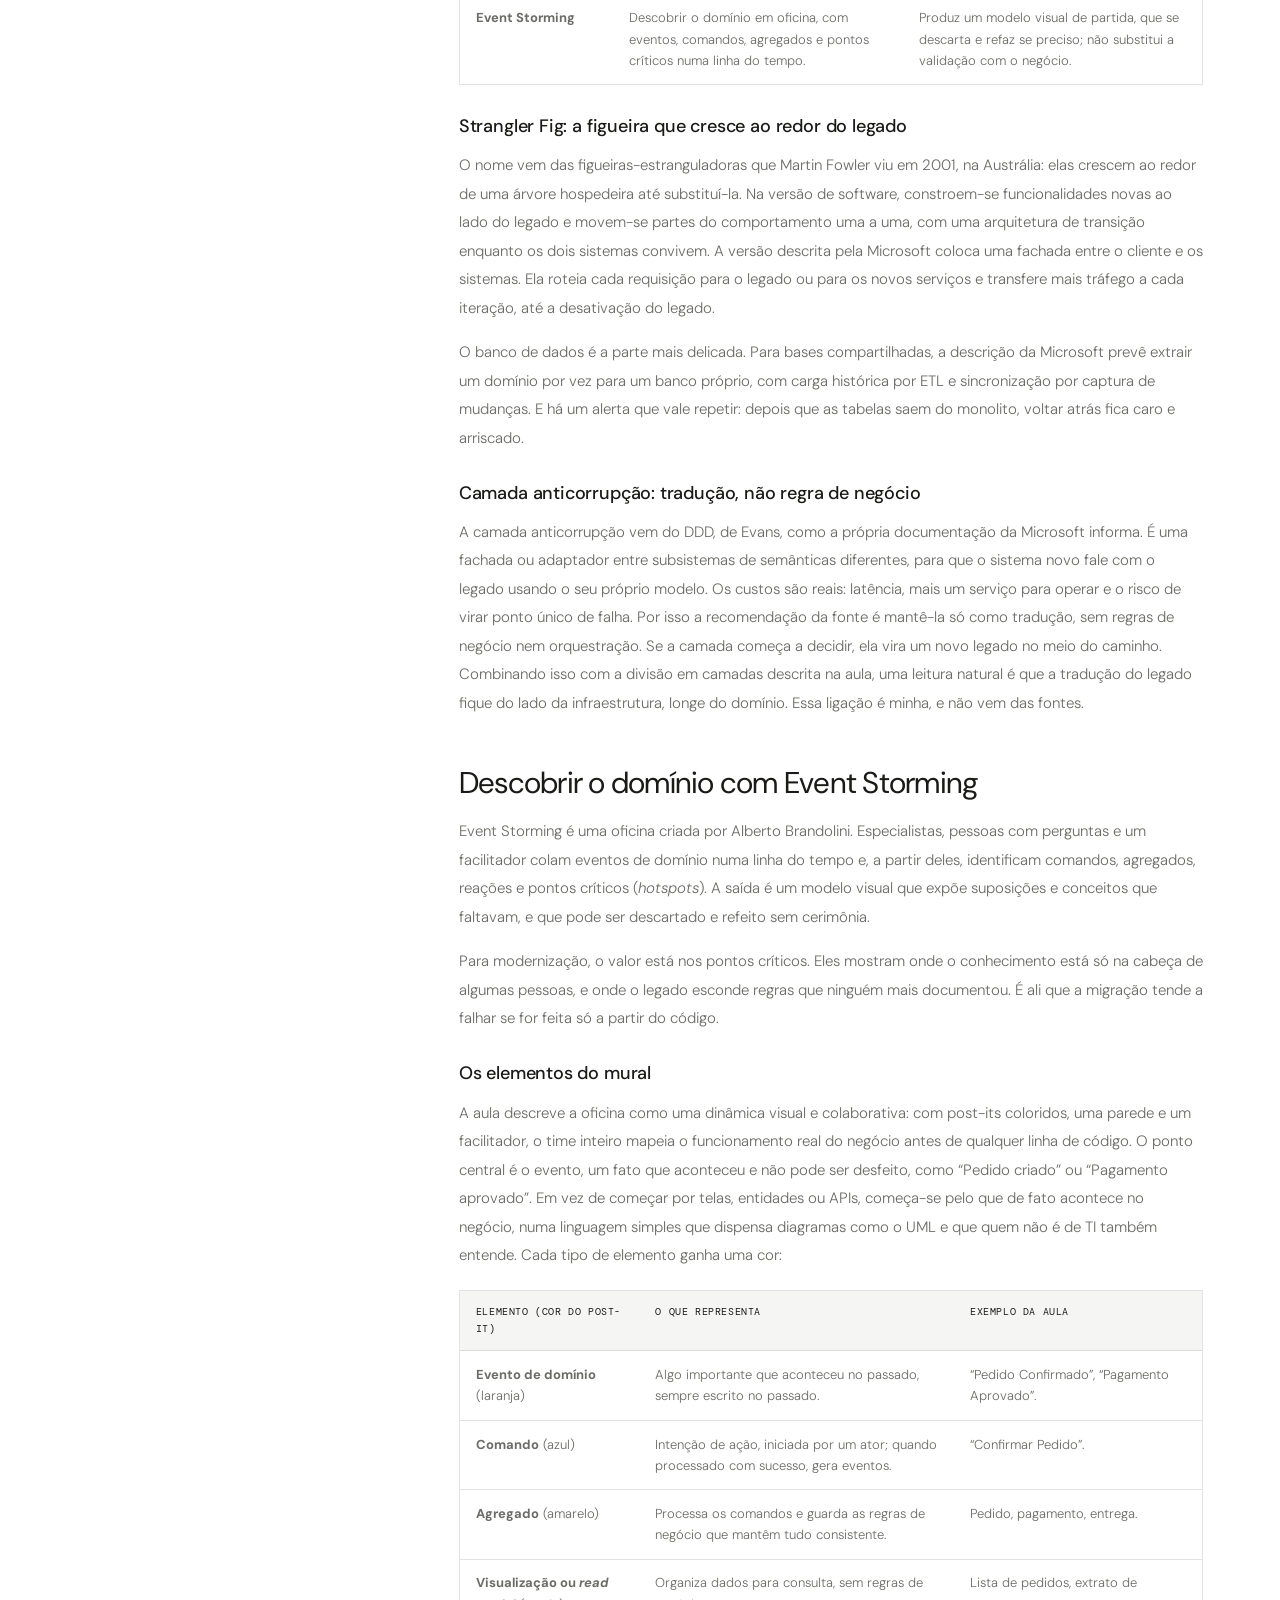
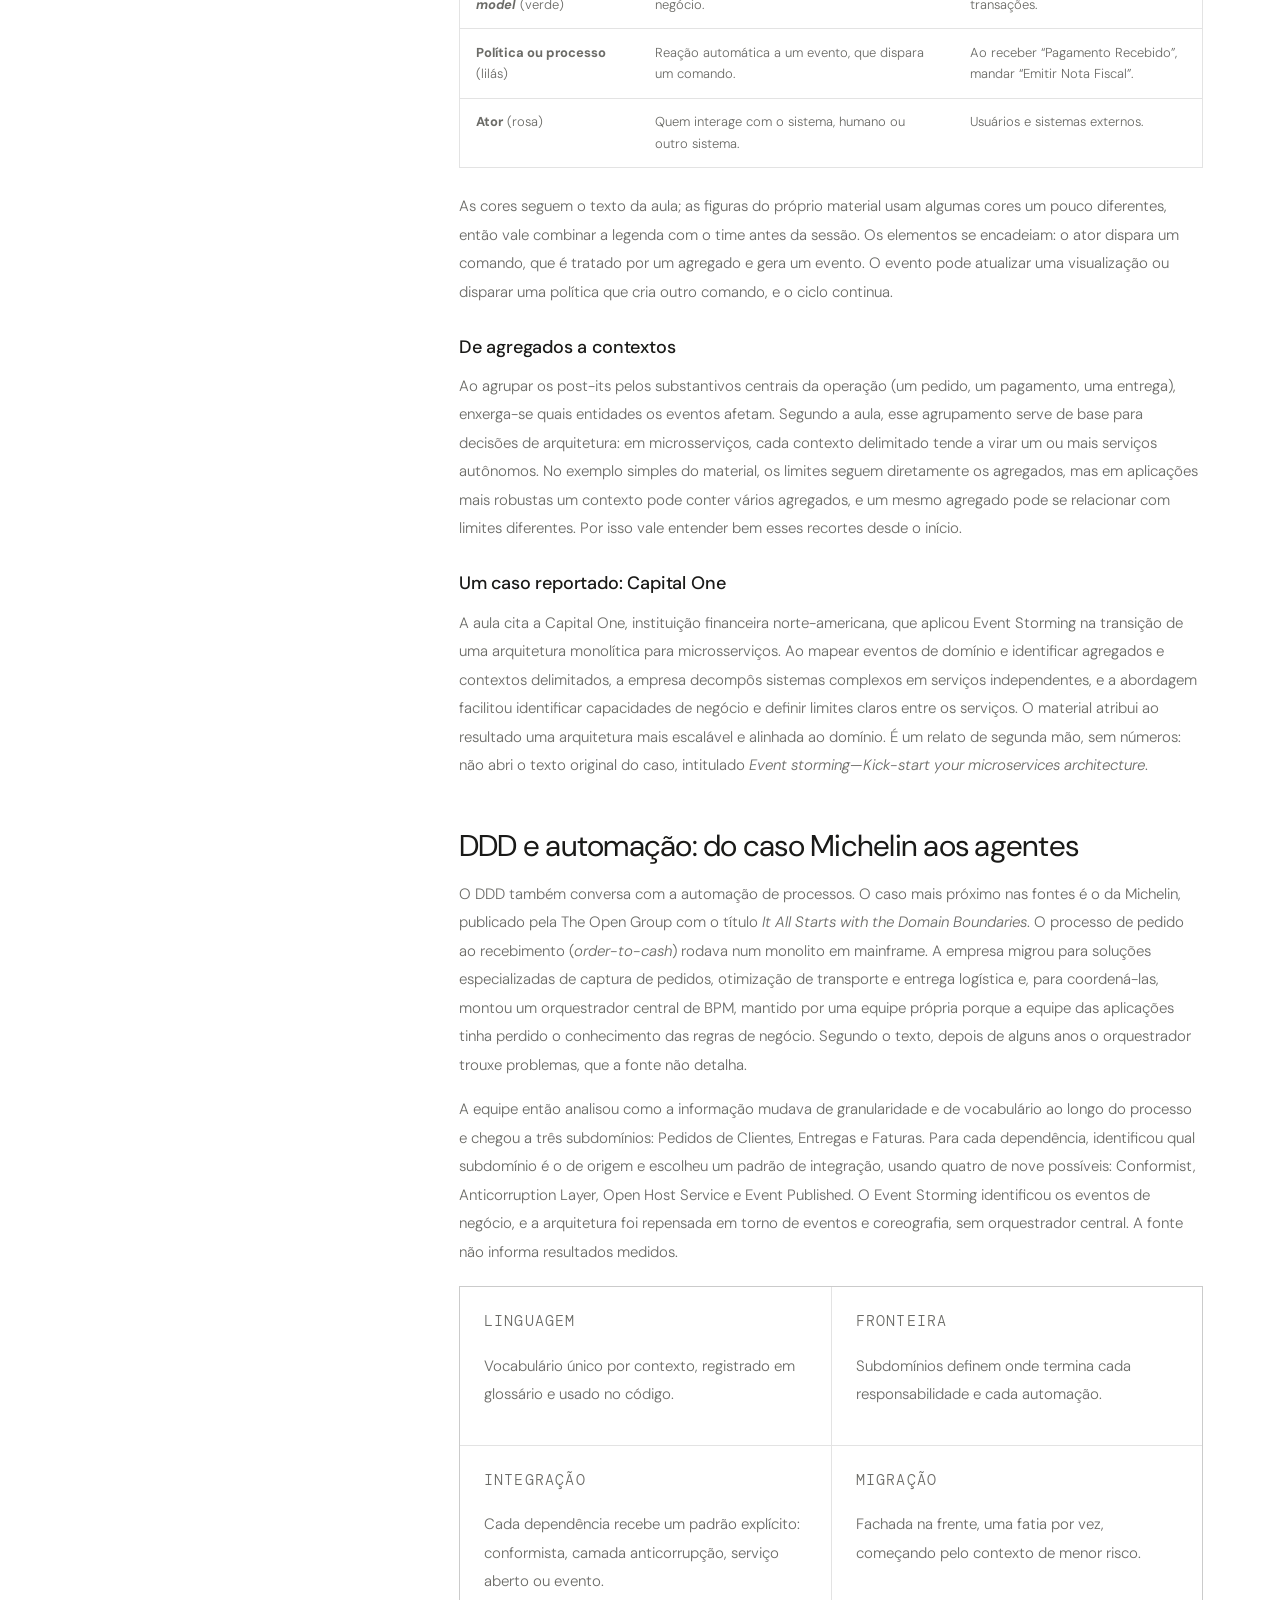
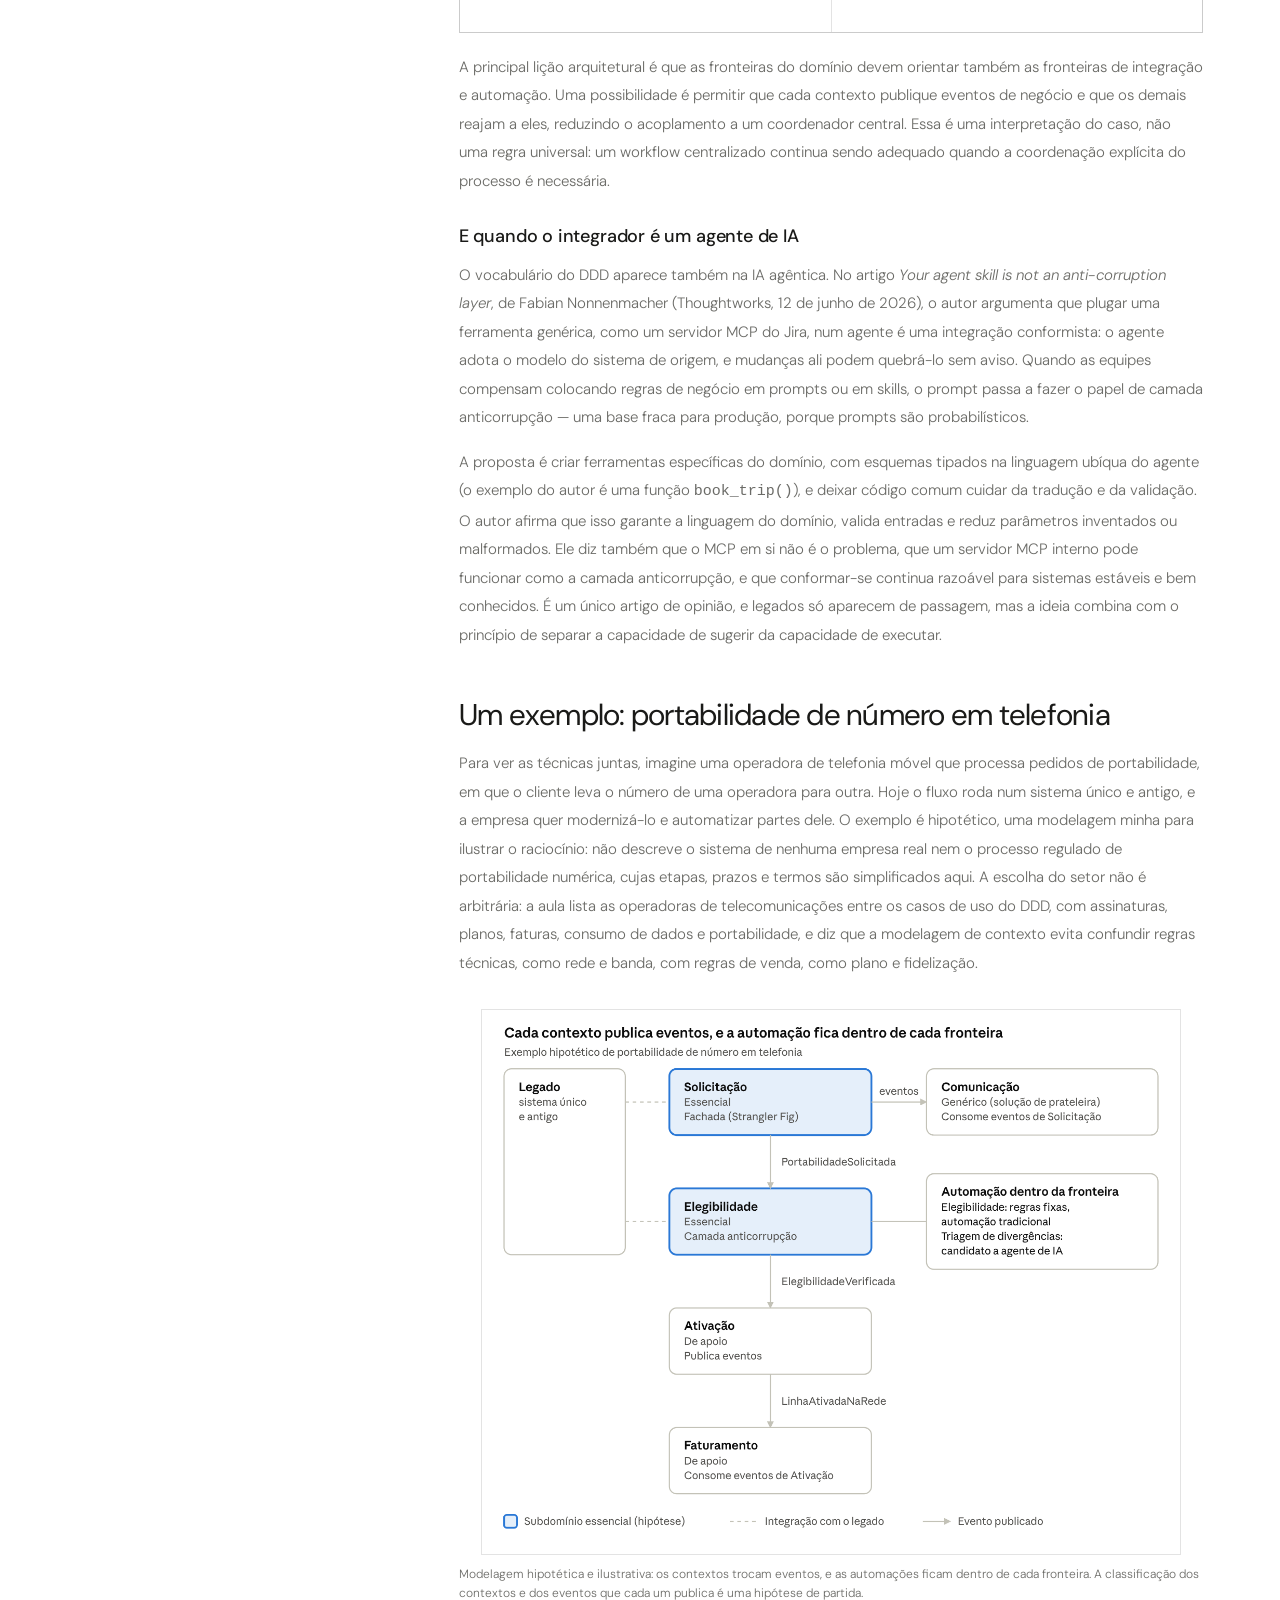
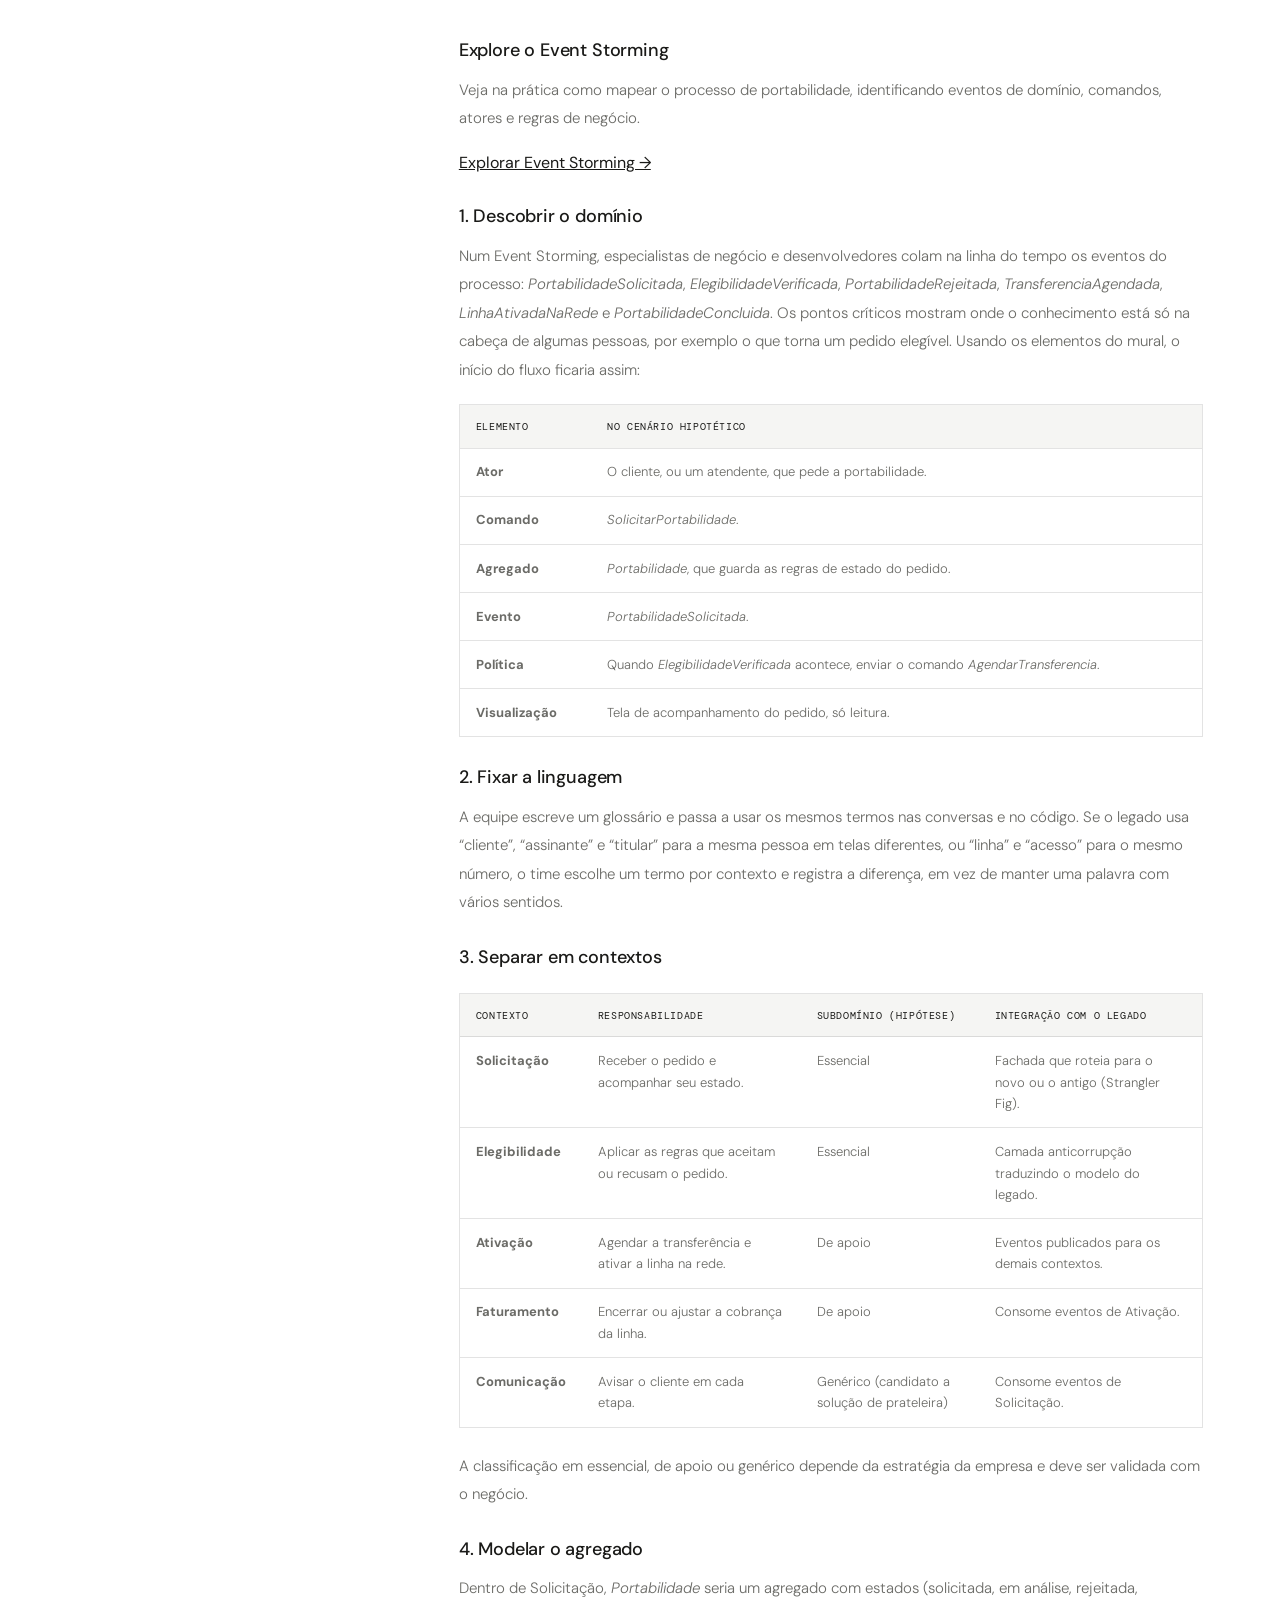
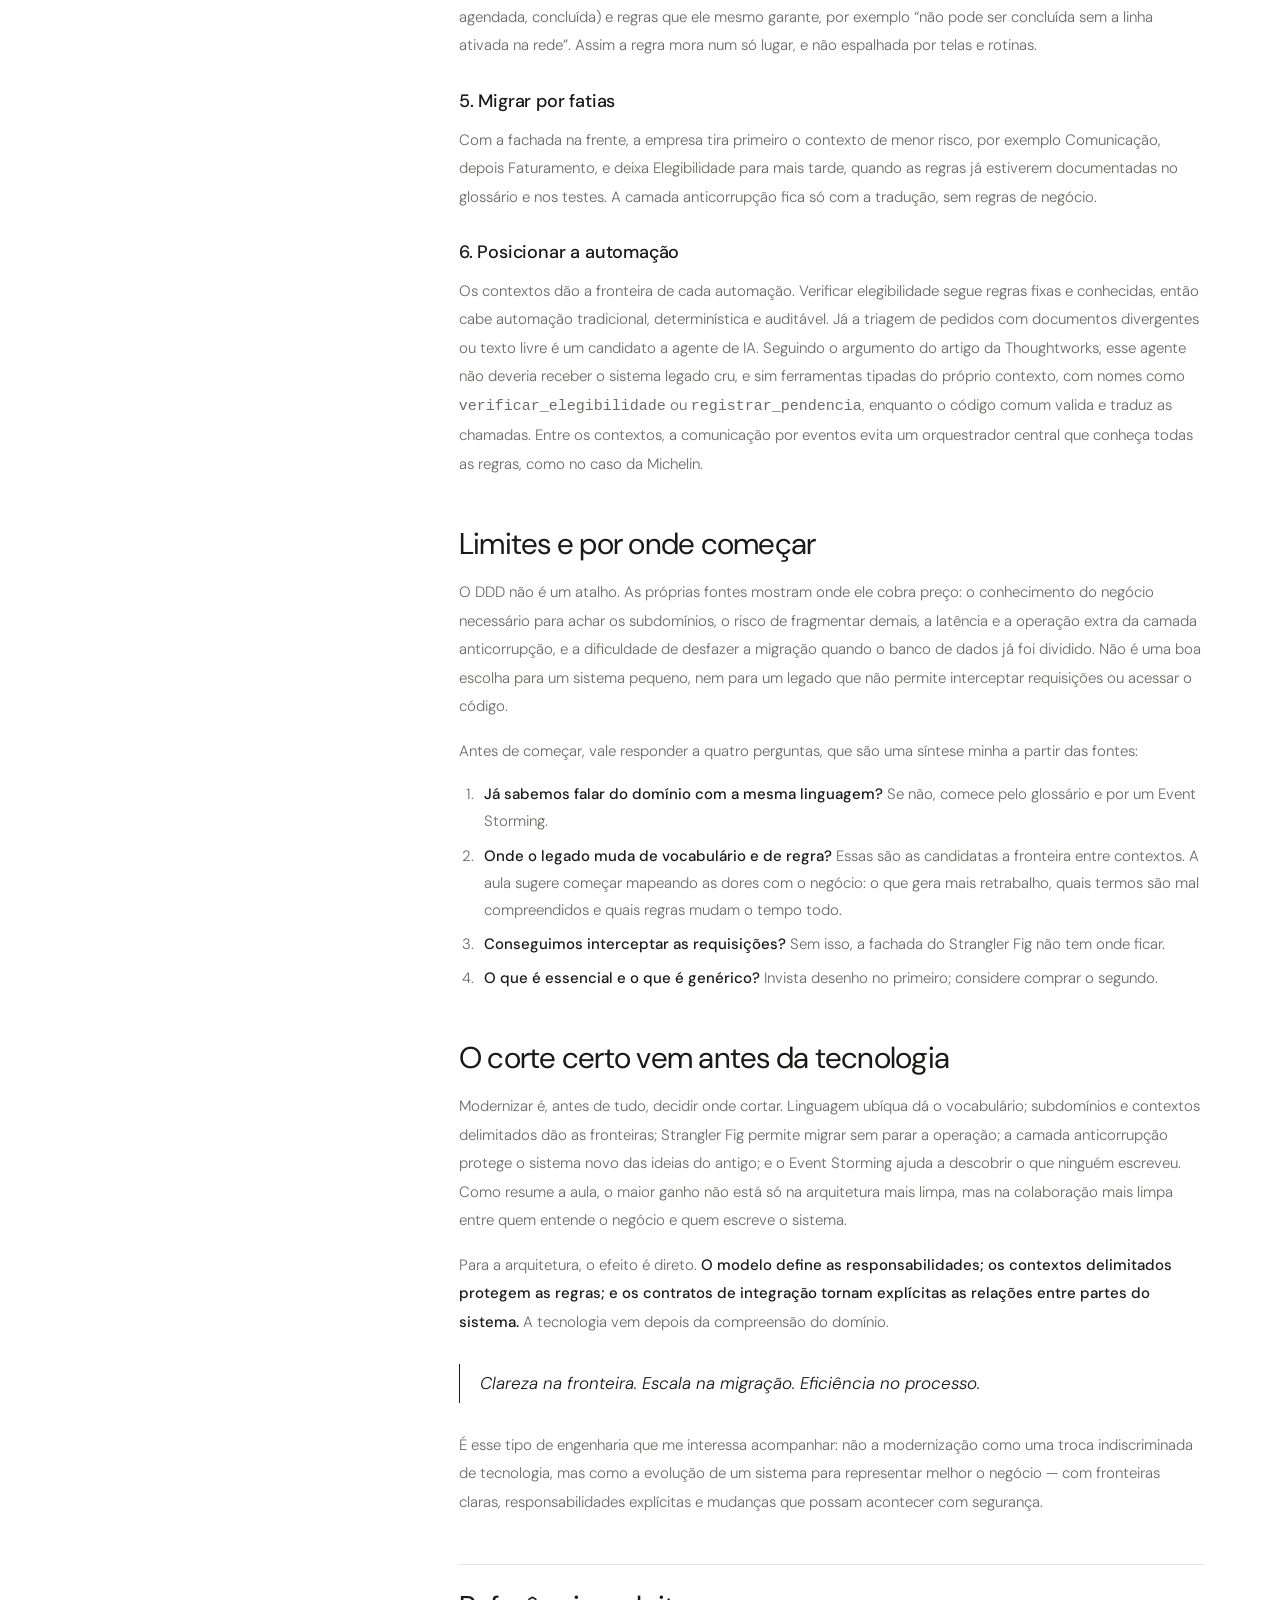
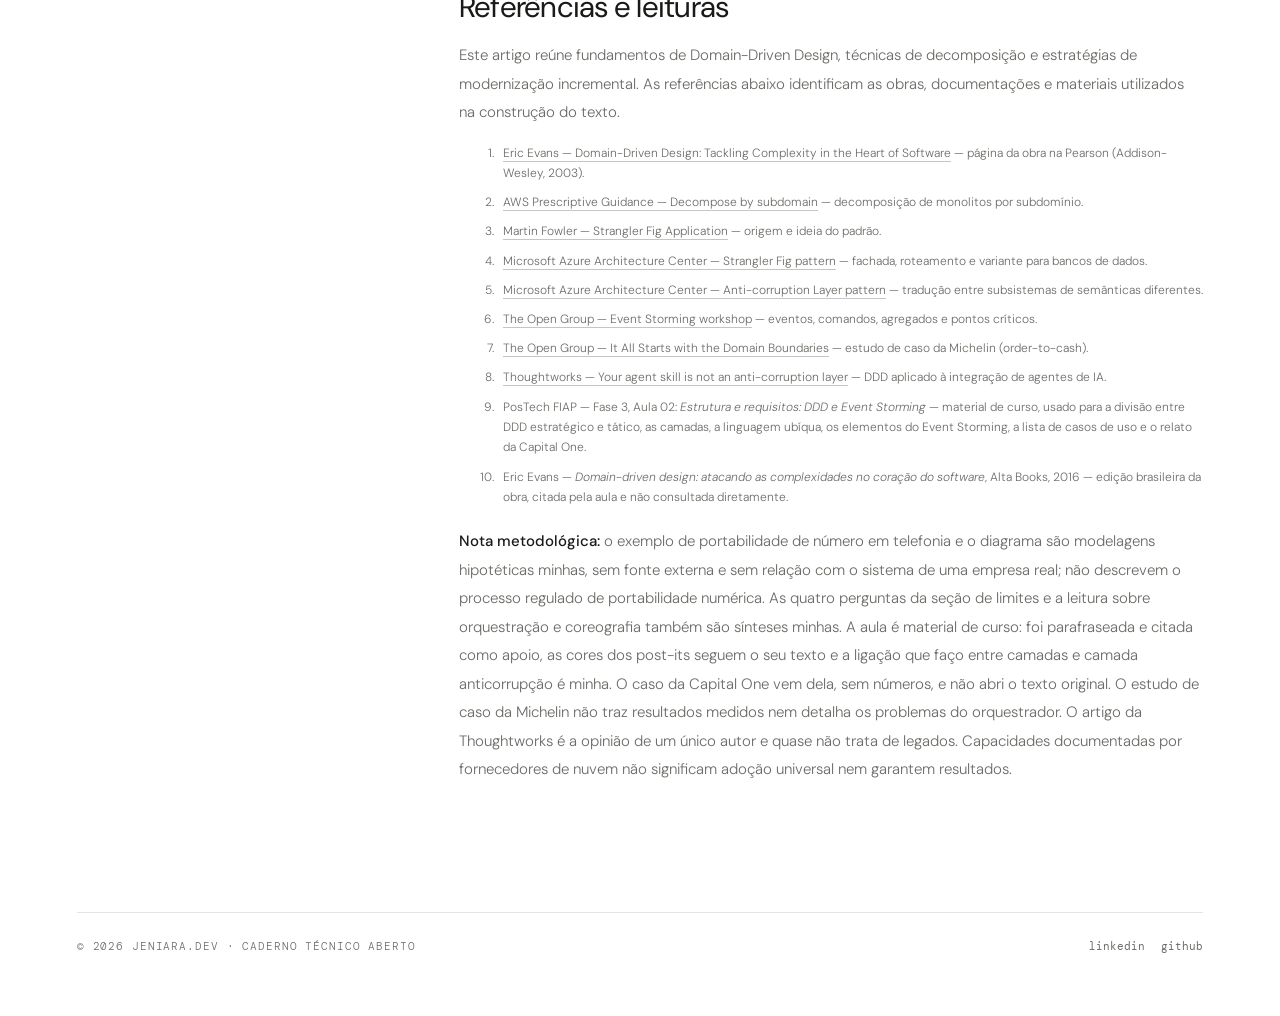
<file: posts/domain-driven-design-na-modernizacao.html>
<!DOCTYPE html>
<html lang="pt-BR">
<head>
  <meta charset="UTF-8" />
  <meta name="viewport" content="width=device-width, initial-scale=1.0" />
  <title>Domain-Driven Design na modernização: onde cortar o legado — jeniara.dev</title>
  <meta name="description" content="Como aplicar Domain-Driven Design à modernização de sistemas: linguagem ubíqua, subdomínios, contextos delimitados, Strangler Fig, camada anticorrupção e Event Storming." />
  <meta name="author" content="Jeniffer Oliveira" />
  <meta name="keywords" content="domain-driven design, DDD, linguagem ubíqua, modernização de sistemas, strangler fig, camada anticorrupção, event storming, automação corporativa, IA agêntica, arquitetura" />
  <link rel="canonical" href="https://jeniara.dev/posts/domain-driven-design-na-modernizacao.html" />
  <link rel="stylesheet" href="../assets/css/automacao-corporativa.css" />
</head>
<body>
  <div class="jd-root">
    <nav class="jd-nav">
      <a class="jd-logo" href="../index.html">jeniara<span>.dev</span></a>
      <ul class="jd-nav-links">
        <li><a href="../jeniara.dev/index.html">posts</a></li>
        <li><a href="../sobre.html">sobre</a></li>
        <li><a href="../resume.html">resume</a></li>
      </ul>
    </nav>

    <div class="jd-page">
      <aside class="jd-sidebar">
        <p class="jd-eyebrow">caderno técnico aberto</p>
        <h1>Produto.<br><strong>Código.</strong><br>IA.</h1>
        <p class="jd-role">Tecnologia, arquitetura e automação — com clareza, escala e eficiência.</p>
        <ul class="jd-sidebar-links">
          <li><a href="https://www.linkedin.com/in/jeniara" target="_blank" rel="noopener">linkedin</a></li>
          <li><a href="https://github.com/" target="_blank" rel="noopener">github</a></li>
          <li><a href="https://jeniara.dev">jeniara.dev</a></li>
        </ul>
        <div class="jd-tags">
          <span class="jd-tag">DDD</span>
          <span class="jd-tag">arquitetura</span>
          <span class="jd-tag">modernização</span>
          <span class="jd-tag">automação</span>
        </div>
      </aside>

      <main class="jd-content">
        <header class="jd-article-head">
          <p class="jd-kicker">engenharia · arquitetura · modernização de sistemas</p>
          <h1 class="jd-article-title">Domain-Driven Design na <strong>modernização</strong>: onde cortar o legado</h1>
          <p class="jd-deck">Modernizar um sistema corporativo não começa pela escolha de uma tecnologia nova. Começa por entender o negócio, identificar suas fronteiras e decidir como evoluir cada parte sem comprometer a operação. O Domain-Driven Design oferece conceitos e técnicas para transformar esse entendimento em decisões de arquitetura.</p>
          <div class="jd-byline">
            <span class="jd-meta">por Jeniffer Oliveira</span>
            <span class="jd-meta">8 nov 2026</span>
            <span class="jd-meta">leitura: 11 min</span>
          </div>
        </header>

        <article class="jd-article-body">
          <nav class="jd-toc" aria-label="Sumário do artigo">
            <p class="jd-toc-title">neste artigo</p>
            <ol>
              <li><a href="#fundamentos">O que é o DDD</a></li>
              <li><a href="#cortes">Onde cortar: subdomínios e contextos delimitados</a></li>
              <li><a href="#migracao">Migrar sem parar a operação: Strangler Fig e camada anticorrupção</a></li>
              <li><a href="#eventstorming">Descobrir o domínio com Event Storming</a></li>
              <li><a href="#automacao">DDD e automação: do caso Michelin aos agentes</a></li>
              <li><a href="#exemplo">Um exemplo: portabilidade de número em telefonia</a></li>
              <li><a href="#limites">Limites e por onde começar</a></li>
              <li><a href="#conclusao">O corte certo vem antes da tecnologia</a></li>
            </ol>
          </nav>

          <section id="fundamentos">
            <h2>O que é o DDD</h2>
            <p>O Domain-Driven Design foi sistematizado por Eric Evans no livro <em>Domain-Driven Design: Tackling Complexity in the Heart of Software</em>, publicado pela Addison-Wesley em 20 de agosto de 2003. A tese é que o modelo do domínio deve ser o centro do desenho do software. Em vez de começar por tabelas, telas ou serviços, começa-se por entender como o negócio funciona e por representar esse entendimento no código.</p>
            <p>Duas ideias sustentam o resto. A primeira é a <strong>linguagem ubíqua</strong>: um vocabulário comum entre desenvolvedores e especialistas de negócio, usado nas conversas, nos documentos e no código. A aula da PosTech FIAP que usei como material de apoio dá um exemplo bancário: “transferência”, “TED” e “agendamento” não são sinônimos, cada termo representa um processo distinto, e isso precisa estar claro para todos. A segunda ideia é o <strong>desenho dirigido pelo modelo</strong>, que liga o modelo à implementação e o refatora junto com o código. O livro traz ainda blocos de construção táticos — entidades, objetos de valor, serviços, agregados e repositórios — e o <strong>desenho estratégico</strong>, que organiza sistemas grandes por contextos delimitados, mapas de contexto e destilação do domínio central.</p>
            <p>A mesma aula organiza o DDD em duas partes. O <strong>DDD estratégico</strong> ajuda a entender o domínio, alinhar o time técnico e os stakeholders e tomar decisões de arquitetura baseadas na estratégia do negócio. O <strong>DDD tático</strong> foca em padrões que fazem o código representar fielmente o negócio, na linguagem dos especialistas da área. O diagnóstico que justifica o esforço também vem dela: muitos sistemas não falham por bugs ou limitações técnicas, e sim por mal-entendidos. A área de negócio acha que explicou, a tecnologia acha que entendeu e o cliente acha que vai receber algo diferente.</p>
            <p>No plano tático, a aula descreve uma divisão em camadas com as dependências voltadas para o núcleo. O <strong>domínio</strong> fica no centro, com as regras de negócio e sem detalhes técnicos como conexão com banco de dados. A <strong>aplicação</strong> coordena os casos de uso, carrega e salva agregados e dispara eventos de domínio. A <strong>infraestrutura</strong> cuida do mundo externo (bancos, mensageria, e-mail, APIs externas) e implementa as interfaces definidas no domínio. A <strong>interface com o usuário</strong> traduz ações externas em comandos. A própria aula ressalva que não existe uma única forma correta de estruturar uma aplicação.</p>
            <p>É a parte estratégica que mais interessa à modernização. Ela não diz como escrever uma classe; diz como dividir um sistema grande em partes que façam sentido para o negócio.</p>
            <blockquote><p>A pergunta deixa de ser “como substituir o sistema antigo?” e passa a ser “quais capacidades do negócio podemos separar, e em que ordem?”.</p></blockquote>
          </section>

          <section id="cortes">
            <h2>Onde cortar: subdomínios e contextos delimitados</h2>
            <p>O guia da AWS para decompor monolitos por subdomínio parte do modelo de domínio e o divide em subdomínios, construindo um microsserviço em torno do contexto delimitado de cada um. Os subdomínios são classificados em três tipos: o <strong>essencial</strong>, que é o diferencial do negócio; o <strong>de apoio</strong>; e o <strong>genérico</strong>, que muitas vezes pode ser uma solução de prateleira. No exemplo do guia, uma seguradora tem Compras e Sinistros como núcleo de Vendas, enquanto Campanhas, Análises e Relatórios apoiam o Marketing.</p>
            <p>A classificação importa porque orienta o investimento. O que é essencial merece desenho cuidadoso e equipe própria; o genérico é candidato a compra, não a construção. Mas o guia também aponta os limites da técnica: ela funciona melhor quando o monolito já tem módulos com fronteiras bem definidas, que dá para reempacotar sem reescrita relevante. E há dois riscos explícitos: serviços demais, que complicam a descoberta e a integração, e a dificuldade de identificar os subdomínios, que exige conhecimento profundo do negócio.</p>
            <p>Essa segunda dificuldade é a mais subestimada. Nenhuma ferramenta descobre os subdomínios sozinha; quem sabe onde o negócio muda de vocabulário e de regra são as pessoas que o operam.</p>
            <p>A aula corrige um erro comum nesse ponto: achar que só dá para usar DDD começando um sistema do zero. Segundo o material, vários projetos começam a aplicar os conceitos justamente na refatoração ou reestruturação de sistemas existentes, e o segredo é começar pequeno, identificando as partes em que o domínio está mal representado e criando modelos novos mais alinhados à realidade. Como ponto de partida, ela sugere mapear as dores com o time de negócio: quais funcionalidades geram mais retrabalho, quais termos são mal compreendidos e quais regras mudam o tempo todo. As respostas ajudam a delimitar os primeiros contextos.</p>
          </section>

          <section id="migracao">
            <h2>Migrar sem parar a operação: Strangler Fig e camada anticorrupção</h2>
            <p>Saber onde cortar é metade do trabalho. A outra metade é migrar sem parar o que já funciona. Duas técnicas aparecem de forma recorrente nas fontes, e uma delas vem diretamente do DDD.</p>
            <div class="jd-table-wrap">
              <table>
                <thead><tr><th>Técnica</th><th>Para que serve</th><th>Limite típico</th></tr></thead>
                <tbody>
                  <tr><td><strong>Decomposição por subdomínio</strong></td><td>Definir os cortes: um serviço por contexto delimitado, classificado como essencial, de apoio ou genérico.</td><td>Exige módulos já razoavelmente separados e conhecimento profundo do negócio; pode gerar serviços demais.</td></tr>
                  <tr><td><strong>Strangler Fig</strong></td><td>Construir funcionalidades novas ao lado do legado e mover o comportamento aos poucos, com uma fachada roteando as requisições.</td><td>Não se aplica bem quando não é possível interceptar as requisições, quando não há acesso ao código do legado ou quando o sistema é pequeno.</td></tr>
                  <tr><td><strong>Camada anticorrupção</strong></td><td>Traduzir entre o modelo do sistema novo e o do legado, para que o novo não herde esquemas e protocolos antigos.</td><td>Adiciona latência e mais um serviço para operar, e pode virar ponto único de falha.</td></tr>
                  <tr><td><strong>Event Storming</strong></td><td>Descobrir o domínio em oficina, com eventos, comandos, agregados e pontos críticos numa linha do tempo.</td><td>Produz um modelo visual de partida, que se descarta e refaz se preciso; não substitui a validação com o negócio.</td></tr>
                </tbody>
              </table>
            </div>
            <h3>Strangler Fig: a figueira que cresce ao redor do legado</h3>
            <p>O nome vem das figueiras-estranguladoras que Martin Fowler viu em 2001, na Austrália: elas crescem ao redor de uma árvore hospedeira até substituí-la. Na versão de software, constroem-se funcionalidades novas ao lado do legado e movem-se partes do comportamento uma a uma, com uma arquitetura de transição enquanto os dois sistemas convivem. A versão descrita pela Microsoft coloca uma fachada entre o cliente e os sistemas. Ela roteia cada requisição para o legado ou para os novos serviços e transfere mais tráfego a cada iteração, até a desativação do legado.</p>
            <p>O banco de dados é a parte mais delicada. Para bases compartilhadas, a descrição da Microsoft prevê extrair um domínio por vez para um banco próprio, com carga histórica por ETL e sincronização por captura de mudanças. E há um alerta que vale repetir: depois que as tabelas saem do monolito, voltar atrás fica caro e arriscado.</p>
            <h3>Camada anticorrupção: tradução, não regra de negócio</h3>
            <p>A camada anticorrupção vem do DDD, de Evans, como a própria documentação da Microsoft informa. É uma fachada ou adaptador entre subsistemas de semânticas diferentes, para que o sistema novo fale com o legado usando o seu próprio modelo. Os custos são reais: latência, mais um serviço para operar e o risco de virar ponto único de falha. Por isso a recomendação da fonte é mantê-la só como tradução, sem regras de negócio nem orquestração. Se a camada começa a decidir, ela vira um novo legado no meio do caminho. Combinando isso com a divisão em camadas descrita na aula, uma leitura natural é que a tradução do legado fique do lado da infraestrutura, longe do domínio. Essa ligação é minha, e não vem das fontes.</p>
          </section>

          <section id="eventstorming">
            <h2>Descobrir o domínio com Event Storming</h2>
            <p>Event Storming é uma oficina criada por Alberto Brandolini. Especialistas, pessoas com perguntas e um facilitador colam eventos de domínio numa linha do tempo e, a partir deles, identificam comandos, agregados, reações e pontos críticos (<em>hotspots</em>). A saída é um modelo visual que expõe suposições e conceitos que faltavam, e que pode ser descartado e refeito sem cerimônia.</p>
            <p>Para modernização, o valor está nos pontos críticos. Eles mostram onde o conhecimento está só na cabeça de algumas pessoas, e onde o legado esconde regras que ninguém mais documentou. É ali que a migração tende a falhar se for feita só a partir do código.</p>
            <h3>Os elementos do mural</h3>
            <p>A aula descreve a oficina como uma dinâmica visual e colaborativa: com post-its coloridos, uma parede e um facilitador, o time inteiro mapeia o funcionamento real do negócio antes de qualquer linha de código. O ponto central é o evento, um fato que aconteceu e não pode ser desfeito, como “Pedido criado” ou “Pagamento aprovado”. Em vez de começar por telas, entidades ou APIs, começa-se pelo que de fato acontece no negócio, numa linguagem simples que dispensa diagramas como o UML e que quem não é de TI também entende. Cada tipo de elemento ganha uma cor:</p>
            <div class="jd-table-wrap">
              <table>
                <thead><tr><th>Elemento (cor do post-it)</th><th>O que representa</th><th>Exemplo da aula</th></tr></thead>
                <tbody>
                  <tr><td><strong>Evento de domínio</strong> (laranja)</td><td>Algo importante que aconteceu no passado, sempre escrito no passado.</td><td>“Pedido Confirmado”, “Pagamento Aprovado”.</td></tr>
                  <tr><td><strong>Comando</strong> (azul)</td><td>Intenção de ação, iniciada por um ator; quando processado com sucesso, gera eventos.</td><td>“Confirmar Pedido”.</td></tr>
                  <tr><td><strong>Agregado</strong> (amarelo)</td><td>Processa os comandos e guarda as regras de negócio que mantêm tudo consistente.</td><td>Pedido, pagamento, entrega.</td></tr>
                  <tr><td><strong>Visualização ou <em>read model</em></strong> (verde)</td><td>Organiza dados para consulta, sem regras de negócio.</td><td>Lista de pedidos, extrato de transações.</td></tr>
                  <tr><td><strong>Política ou processo</strong> (lilás)</td><td>Reação automática a um evento, que dispara um comando.</td><td>Ao receber “Pagamento Recebido”, mandar “Emitir Nota Fiscal”.</td></tr>
                  <tr><td><strong>Ator</strong> (rosa)</td><td>Quem interage com o sistema, humano ou outro sistema.</td><td>Usuários e sistemas externos.</td></tr>
                </tbody>
              </table>
            </div>
            <p>As cores seguem o texto da aula; as figuras do próprio material usam algumas cores um pouco diferentes, então vale combinar a legenda com o time antes da sessão. Os elementos se encadeiam: o ator dispara um comando, que é tratado por um agregado e gera um evento. O evento pode atualizar uma visualização ou disparar uma política que cria outro comando, e o ciclo continua.</p>
            <h3>De agregados a contextos</h3>
            <p>Ao agrupar os post-its pelos substantivos centrais da operação (um pedido, um pagamento, uma entrega), enxerga-se quais entidades os eventos afetam. Segundo a aula, esse agrupamento serve de base para decisões de arquitetura: em microsserviços, cada contexto delimitado tende a virar um ou mais serviços autônomos. No exemplo simples do material, os limites seguem diretamente os agregados, mas em aplicações mais robustas um contexto pode conter vários agregados, e um mesmo agregado pode se relacionar com limites diferentes. Por isso vale entender bem esses recortes desde o início.</p>
            <h3>Um caso reportado: Capital One</h3>
            <p>A aula cita a Capital One, instituição financeira norte-americana, que aplicou Event Storming na transição de uma arquitetura monolítica para microsserviços. Ao mapear eventos de domínio e identificar agregados e contextos delimitados, a empresa decompôs sistemas complexos em serviços independentes, e a abordagem facilitou identificar capacidades de negócio e definir limites claros entre os serviços. O material atribui ao resultado uma arquitetura mais escalável e alinhada ao domínio. É um relato de segunda mão, sem números: não abri o texto original do caso, intitulado <em>Event storming—Kick-start your microservices architecture</em>.</p>
          </section>

          <section id="automacao">
            <h2>DDD e automação: do caso Michelin aos agentes</h2>
            <p>O DDD também conversa com a automação de processos. O caso mais próximo nas fontes é o da Michelin, publicado pela The Open Group com o título <em>It All Starts with the Domain Boundaries</em>. O processo de pedido ao recebimento (<em>order-to-cash</em>) rodava num monolito em mainframe. A empresa migrou para soluções especializadas de captura de pedidos, otimização de transporte e entrega logística e, para coordená-las, montou um orquestrador central de BPM, mantido por uma equipe própria porque a equipe das aplicações tinha perdido o conhecimento das regras de negócio. Segundo o texto, depois de alguns anos o orquestrador trouxe problemas, que a fonte não detalha.</p>
            <p>A equipe então analisou como a informação mudava de granularidade e de vocabulário ao longo do processo e chegou a três subdomínios: Pedidos de Clientes, Entregas e Faturas. Para cada dependência, identificou qual subdomínio é o de origem e escolheu um padrão de integração, usando quatro de nove possíveis: Conformist, Anticorruption Layer, Open Host Service e Event Published. O Event Storming identificou os eventos de negócio, e a arquitetura foi repensada em torno de eventos e coreografia, sem orquestrador central. A fonte não informa resultados medidos.</p>
            <div class="jd-grid">
              <div class="jd-cell"><p class="jd-cell-label">linguagem</p><p class="jd-cell-value">Vocabulário único por contexto, registrado em glossário e usado no código.</p></div>
              <div class="jd-cell"><p class="jd-cell-label">fronteira</p><p class="jd-cell-value">Subdomínios definem onde termina cada responsabilidade e cada automação.</p></div>
              <div class="jd-cell"><p class="jd-cell-label">integração</p><p class="jd-cell-value">Cada dependência recebe um padrão explícito: conformista, camada anticorrupção, serviço aberto ou evento.</p></div>
              <div class="jd-cell"><p class="jd-cell-label">migração</p><p class="jd-cell-value">Fachada na frente, uma fatia por vez, começando pelo contexto de menor risco.</p></div>
            </div>
            <p>A principal lição arquitetural é que as fronteiras do domínio devem orientar também as fronteiras de integração e automação. Uma possibilidade é permitir que cada contexto publique eventos de negócio e que os demais reajam a eles, reduzindo o acoplamento a um coordenador central. Essa é uma interpretação do caso, não uma regra universal: um workflow centralizado continua sendo adequado quando a coordenação explícita do processo é necessária.</p>
            <h3>E quando o integrador é um agente de IA</h3>
            <p>O vocabulário do DDD aparece também na IA agêntica. No artigo <em>Your agent skill is not an anti-corruption layer</em>, de Fabian Nonnenmacher (Thoughtworks, 12 de junho de 2026), o autor argumenta que plugar uma ferramenta genérica, como um servidor MCP do Jira, num agente é uma integração conformista: o agente adota o modelo do sistema de origem, e mudanças ali podem quebrá-lo sem aviso. Quando as equipes compensam colocando regras de negócio em prompts ou em skills, o prompt passa a fazer o papel de camada anticorrupção — uma base fraca para produção, porque prompts são probabilísticos.</p>
            <p>A proposta é criar ferramentas específicas do domínio, com esquemas tipados na linguagem ubíqua do agente (o exemplo do autor é uma função <code>book_trip()</code>), e deixar código comum cuidar da tradução e da validação. O autor afirma que isso garante a linguagem do domínio, valida entradas e reduz parâmetros inventados ou malformados. Ele diz também que o MCP em si não é o problema, que um servidor MCP interno pode funcionar como a camada anticorrupção, e que conformar-se continua razoável para sistemas estáveis e bem conhecidos. É um único artigo de opinião, e legados só aparecem de passagem, mas a ideia combina com o princípio de separar a capacidade de sugerir da capacidade de executar.</p>
          </section>

          <section id="exemplo">
            <h2>Um exemplo: portabilidade de número em telefonia</h2>
            <p>Para ver as técnicas juntas, imagine uma operadora de telefonia móvel que processa pedidos de portabilidade, em que o cliente leva o número de uma operadora para outra. Hoje o fluxo roda num sistema único e antigo, e a empresa quer modernizá-lo e automatizar partes dele. O exemplo é hipotético, uma modelagem minha para ilustrar o raciocínio: não descreve o sistema de nenhuma empresa real nem o processo regulado de portabilidade numérica, cujas etapas, prazos e termos são simplificados aqui. A escolha do setor não é arbitrária: a aula lista as operadoras de telecomunicações entre os casos de uso do DDD, com assinaturas, planos, faturas, consumo de dados e portabilidade, e diz que a modelagem de contexto evita confundir regras técnicas, como rede e banda, com regras de venda, como plano e fidelização.</p>
<figure class="jd-figure">
    <img
        src="../assets/img/diagrama-ddd-portabilidade.png"
        alt="Diagrama conceitual de portabilidade de número em telefonia: contextos Solicitação, Elegibilidade, Ativação, Faturamento e Comunicação trocando eventos, o legado à esquerda e a automação dentro da fronteira de Elegibilidade."
        style="
            width: 100%;
            max-width: 700px;
            height: auto;
            object-fit: contain;
            border-radius: 0;
            display: block;
            margin: 0 auto;
        "
    />
    <figcaption>
        Modelagem hipotética e ilustrativa: os contextos trocam eventos, e as automações ficam dentro de cada fronteira. A classificação dos contextos e dos eventos que cada um publica é uma hipótese de partida.
    </figcaption>
</figure>

        <div class="jd-callout">
    <h3>Explore o Event Storming</h3>
    <p>
        Veja na prática como mapear o processo de portabilidade,
        identificando eventos de domínio, comandos, atores e regras de negócio.
    </p>
    <a href="event-storming-portabilidade.html" target="_blank" rel="noopener">
        Explorar Event Storming →
    </a>
</div>


            <h3>1. Descobrir o domínio</h3>
            <p>Num Event Storming, especialistas de negócio e desenvolvedores colam na linha do tempo os eventos do processo: <em>PortabilidadeSolicitada</em>, <em>ElegibilidadeVerificada</em>, <em>PortabilidadeRejeitada</em>, <em>TransferenciaAgendada</em>, <em>LinhaAtivadaNaRede</em> e <em>PortabilidadeConcluida</em>. Os pontos críticos mostram onde o conhecimento está só na cabeça de algumas pessoas, por exemplo o que torna um pedido elegível. Usando os elementos do mural, o início do fluxo ficaria assim:</p>
            <div class="jd-table-wrap">
              <table>
                <thead><tr><th>Elemento</th><th>No cenário hipotético</th></tr></thead>
                <tbody>
                  <tr><td><strong>Ator</strong></td><td>O cliente, ou um atendente, que pede a portabilidade.</td></tr>
                  <tr><td><strong>Comando</strong></td><td><em>SolicitarPortabilidade</em>.</td></tr>
                  <tr><td><strong>Agregado</strong></td><td><em>Portabilidade</em>, que guarda as regras de estado do pedido.</td></tr>
                  <tr><td><strong>Evento</strong></td><td><em>PortabilidadeSolicitada</em>.</td></tr>
                  <tr><td><strong>Política</strong></td><td>Quando <em>ElegibilidadeVerificada</em> acontece, enviar o comando <em>AgendarTransferencia</em>.</td></tr>
                  <tr><td><strong>Visualização</strong></td><td>Tela de acompanhamento do pedido, só leitura.</td></tr>
                </tbody>
              </table>
            </div>
            <h3>2. Fixar a linguagem</h3>
            <p>A equipe escreve um glossário e passa a usar os mesmos termos nas conversas e no código. Se o legado usa “cliente”, “assinante” e “titular” para a mesma pessoa em telas diferentes, ou “linha” e “acesso” para o mesmo número, o time escolhe um termo por contexto e registra a diferença, em vez de manter uma palavra com vários sentidos.</p>
            <h3>3. Separar em contextos</h3>
            <div class="jd-table-wrap">
              <table>
                <thead><tr><th>Contexto</th><th>Responsabilidade</th><th>Subdomínio (hipótese)</th><th>Integração com o legado</th></tr></thead>
                <tbody>
                  <tr><td><strong>Solicitação</strong></td><td>Receber o pedido e acompanhar seu estado.</td><td>Essencial</td><td>Fachada que roteia para o novo ou o antigo (Strangler Fig).</td></tr>
                  <tr><td><strong>Elegibilidade</strong></td><td>Aplicar as regras que aceitam ou recusam o pedido.</td><td>Essencial</td><td>Camada anticorrupção traduzindo o modelo do legado.</td></tr>
                  <tr><td><strong>Ativação</strong></td><td>Agendar a transferência e ativar a linha na rede.</td><td>De apoio</td><td>Eventos publicados para os demais contextos.</td></tr>
                  <tr><td><strong>Faturamento</strong></td><td>Encerrar ou ajustar a cobrança da linha.</td><td>De apoio</td><td>Consome eventos de Ativação.</td></tr>
                  <tr><td><strong>Comunicação</strong></td><td>Avisar o cliente em cada etapa.</td><td>Genérico (candidato a solução de prateleira)</td><td>Consome eventos de Solicitação.</td></tr>
                </tbody>
              </table>
            </div>
            <p>A classificação em essencial, de apoio ou genérico depende da estratégia da empresa e deve ser validada com o negócio.</p>
            <h3>4. Modelar o agregado</h3>
            <p>Dentro de Solicitação, <em>Portabilidade</em> seria um agregado com estados (solicitada, em análise, rejeitada, agendada, concluída) e regras que ele mesmo garante, por exemplo “não pode ser concluída sem a linha ativada na rede”. Assim a regra mora num só lugar, e não espalhada por telas e rotinas.</p>
            <h3>5. Migrar por fatias</h3>
            <p>Com a fachada na frente, a empresa tira primeiro o contexto de menor risco, por exemplo Comunicação, depois Faturamento, e deixa Elegibilidade para mais tarde, quando as regras já estiverem documentadas no glossário e nos testes. A camada anticorrupção fica só com a tradução, sem regras de negócio.</p>
            <h3>6. Posicionar a automação</h3>
            <p>Os contextos dão a fronteira de cada automação. Verificar elegibilidade segue regras fixas e conhecidas, então cabe automação tradicional, determinística e auditável. Já a triagem de pedidos com documentos divergentes ou texto livre é um candidato a agente de IA. Seguindo o argumento do artigo da Thoughtworks, esse agente não deveria receber o sistema legado cru, e sim ferramentas tipadas do próprio contexto, com nomes como <code>verificar_elegibilidade</code> ou <code>registrar_pendencia</code>, enquanto o código comum valida e traduz as chamadas. Entre os contextos, a comunicação por eventos evita um orquestrador central que conheça todas as regras, como no caso da Michelin.</p>
          </section>

          <section id="limites">
            <h2>Limites e por onde começar</h2>
            <p>O DDD não é um atalho. As próprias fontes mostram onde ele cobra preço: o conhecimento do negócio necessário para achar os subdomínios, o risco de fragmentar demais, a latência e a operação extra da camada anticorrupção, e a dificuldade de desfazer a migração quando o banco de dados já foi dividido. Não é uma boa escolha para um sistema pequeno, nem para um legado que não permite interceptar requisições ou acessar o código.</p>
            <p>Antes de começar, vale responder a quatro perguntas, que são uma síntese minha a partir das fontes:</p>
            <ol>
              <li><strong>Já sabemos falar do domínio com a mesma linguagem?</strong> Se não, comece pelo glossário e por um Event Storming.</li>
              <li><strong>Onde o legado muda de vocabulário e de regra?</strong> Essas são as candidatas a fronteira entre contextos. A aula sugere começar mapeando as dores com o negócio: o que gera mais retrabalho, quais termos são mal compreendidos e quais regras mudam o tempo todo.</li>
              <li><strong>Conseguimos interceptar as requisições?</strong> Sem isso, a fachada do Strangler Fig não tem onde ficar.</li>
              <li><strong>O que é essencial e o que é genérico?</strong> Invista desenho no primeiro; considere comprar o segundo.</li>
            </ol>
          </section>

          <section id="conclusao">
            <h2>O corte certo vem antes da tecnologia</h2>
            <p>Modernizar é, antes de tudo, decidir onde cortar. Linguagem ubíqua dá o vocabulário; subdomínios e contextos delimitados dão as fronteiras; Strangler Fig permite migrar sem parar a operação; a camada anticorrupção protege o sistema novo das ideias do antigo; e o Event Storming ajuda a descobrir o que ninguém escreveu. Como resume a aula, o maior ganho não está só na arquitetura mais limpa, mas na colaboração mais limpa entre quem entende o negócio e quem escreve o sistema.</p>
            <p>Para a arquitetura, o efeito é direto. <strong>O modelo define as responsabilidades; os contextos delimitados protegem as regras; e os contratos de integração tornam explícitas as relações entre partes do sistema.</strong> A tecnologia vem depois da compreensão do domínio.</p>
            <blockquote><p>Clareza na fronteira. Escala na migração. Eficiência no processo.</p></blockquote>
            <p>É esse tipo de engenharia que me interessa acompanhar: não a modernização como uma troca indiscriminada de tecnologia, mas como a evolução de um sistema para representar melhor o negócio — com fronteiras claras, responsabilidades explícitas e mudanças que possam acontecer com segurança.</p>
          </section>

          <section class="jd-sources" id="referencias">
            <h2>Referências e leituras</h2>
            <p>Este artigo reúne fundamentos de Domain-Driven Design, técnicas de decomposição e estratégias de modernização incremental. As referências abaixo identificam as obras, documentações e materiais utilizados na construção do texto.</p>
            <ol>
              <li><a href="https://www.pearson.com/en-gb/subject-catalog/p/domain-driven-design-tackling-complexity-in-the-heart-of-software/P200000009375" target="_blank" rel="noopener">Eric Evans — Domain-Driven Design: Tackling Complexity in the Heart of Software</a> — página da obra na Pearson (Addison-Wesley, 2003).</li>
              <li><a href="https://docs.aws.amazon.com/prescriptive-guidance/latest/modernization-decomposing-monoliths/decompose-subdomain.html" target="_blank" rel="noopener">AWS Prescriptive Guidance — Decompose by subdomain</a> — decomposição de monolitos por subdomínio.</li>
              <li><a href="https://www.martinfowler.com/bliki/StranglerFigApplication.html" target="_blank" rel="noopener">Martin Fowler — Strangler Fig Application</a> — origem e ideia do padrão.</li>
              <li><a href="https://learn.microsoft.com/en-us/azure/architecture/patterns/strangler-fig" target="_blank" rel="noopener">Microsoft Azure Architecture Center — Strangler Fig pattern</a> — fachada, roteamento e variante para bancos de dados.</li>
              <li><a href="https://learn.microsoft.com/azure/architecture/patterns/anti-corruption-layer" target="_blank" rel="noopener">Microsoft Azure Architecture Center — Anti-corruption Layer pattern</a> — tradução entre subsistemas de semânticas diferentes.</li>
              <li><a href="https://pubs.opengroup.org/architecture/o-aa-standard/event-storming-workshop.html" target="_blank" rel="noopener">The Open Group — Event Storming workshop</a> — eventos, comandos, agregados e pontos críticos.</li>
              <li><a href="https://pubs.opengroup.org/architecture/o-aa-standard/case-studies/order-to-cash-case-study.html" target="_blank" rel="noopener">The Open Group — It All Starts with the Domain Boundaries</a> — estudo de caso da Michelin (order-to-cash).</li>
              <li><a href="https://www.thoughtworks.com/insights/blog/generative-ai/your-agent-skill-not-anti-corruption-layer" target="_blank" rel="noopener">Thoughtworks — Your agent skill is not an anti-corruption layer</a> — DDD aplicado à integração de agentes de IA.</li>
              <li>PosTech FIAP — Fase 3, Aula 02: <em>Estrutura e requisitos: DDD e Event Storming</em> — material de curso, usado para a divisão entre DDD estratégico e tático, as camadas, a linguagem ubíqua, os elementos do Event Storming, a lista de casos de uso e o relato da Capital One.</li>
              <li>Eric Evans — <em>Domain-driven design: atacando as complexidades no coração do software</em>, Alta Books, 2016 — edição brasileira da obra, citada pela aula e não consultada diretamente.</li>
            </ol>
            <p><strong>Nota metodológica:</strong> o exemplo de portabilidade de número em telefonia e o diagrama são modelagens hipotéticas minhas, sem fonte externa e sem relação com o sistema de uma empresa real; não descrevem o processo regulado de portabilidade numérica. As quatro perguntas da seção de limites e a leitura sobre orquestração e coreografia também são sínteses minhas. A aula é material de curso: foi parafraseada e citada como apoio, as cores dos post-its seguem o seu texto e a ligação que faço entre camadas e camada anticorrupção é minha. O caso da Capital One vem dela, sem números, e não abri o texto original. O estudo de caso da Michelin não traz resultados medidos nem detalha os problemas do orquestrador. O artigo da Thoughtworks é a opinião de um único autor e quase não trata de legados. Capacidades documentadas por fornecedores de nuvem não significam adoção universal nem garantem resultados.</p>
          </section>
        </article>
      </main>
    </div>

    <footer class="jd-footer">
      <span class="jd-footer-text">© 2026 jeniara.dev · caderno técnico aberto</span>
      <div class="jd-social">
        <a href="https://www.linkedin.com/in/jeniara" target="_blank" rel="noopener">linkedin</a>
        <a href="https://github.com/" target="_blank" rel="noopener">github</a>
      </div>
    </footer>
  </div>
</body>
</html>
</file>
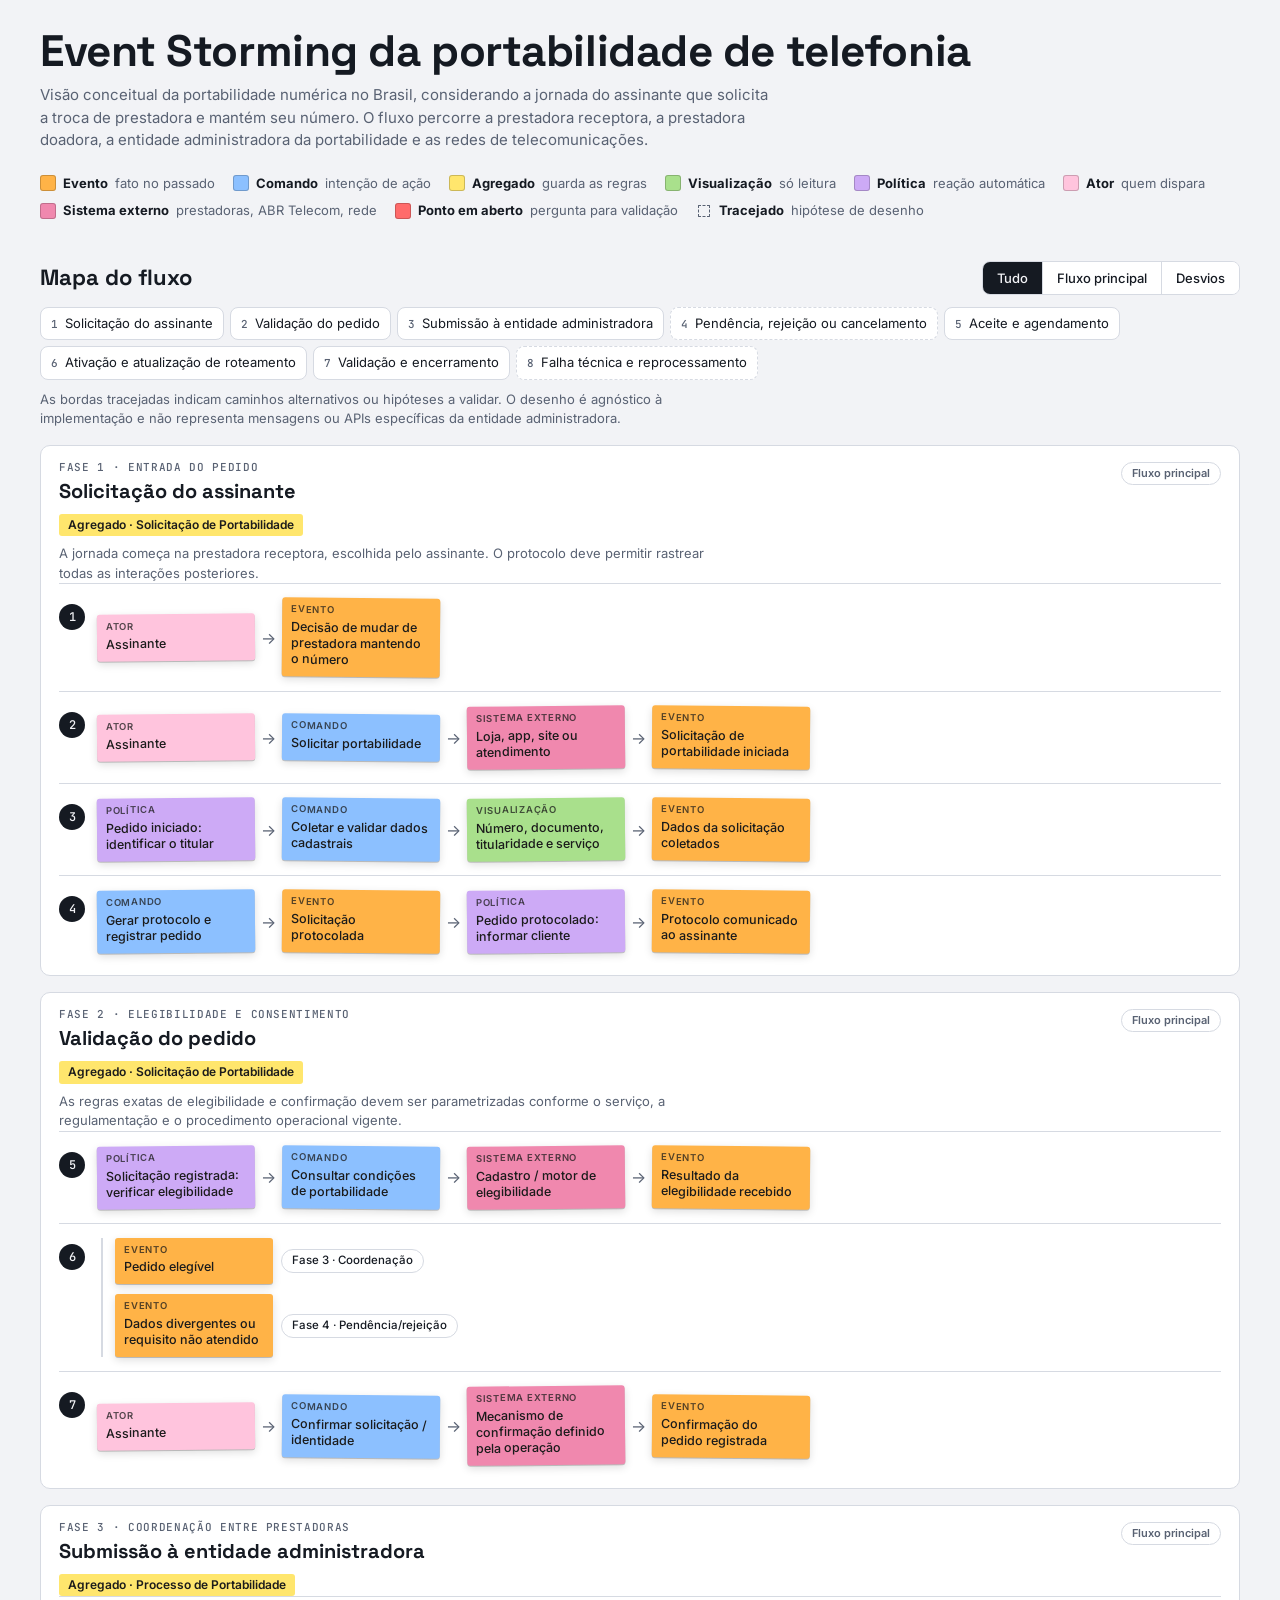
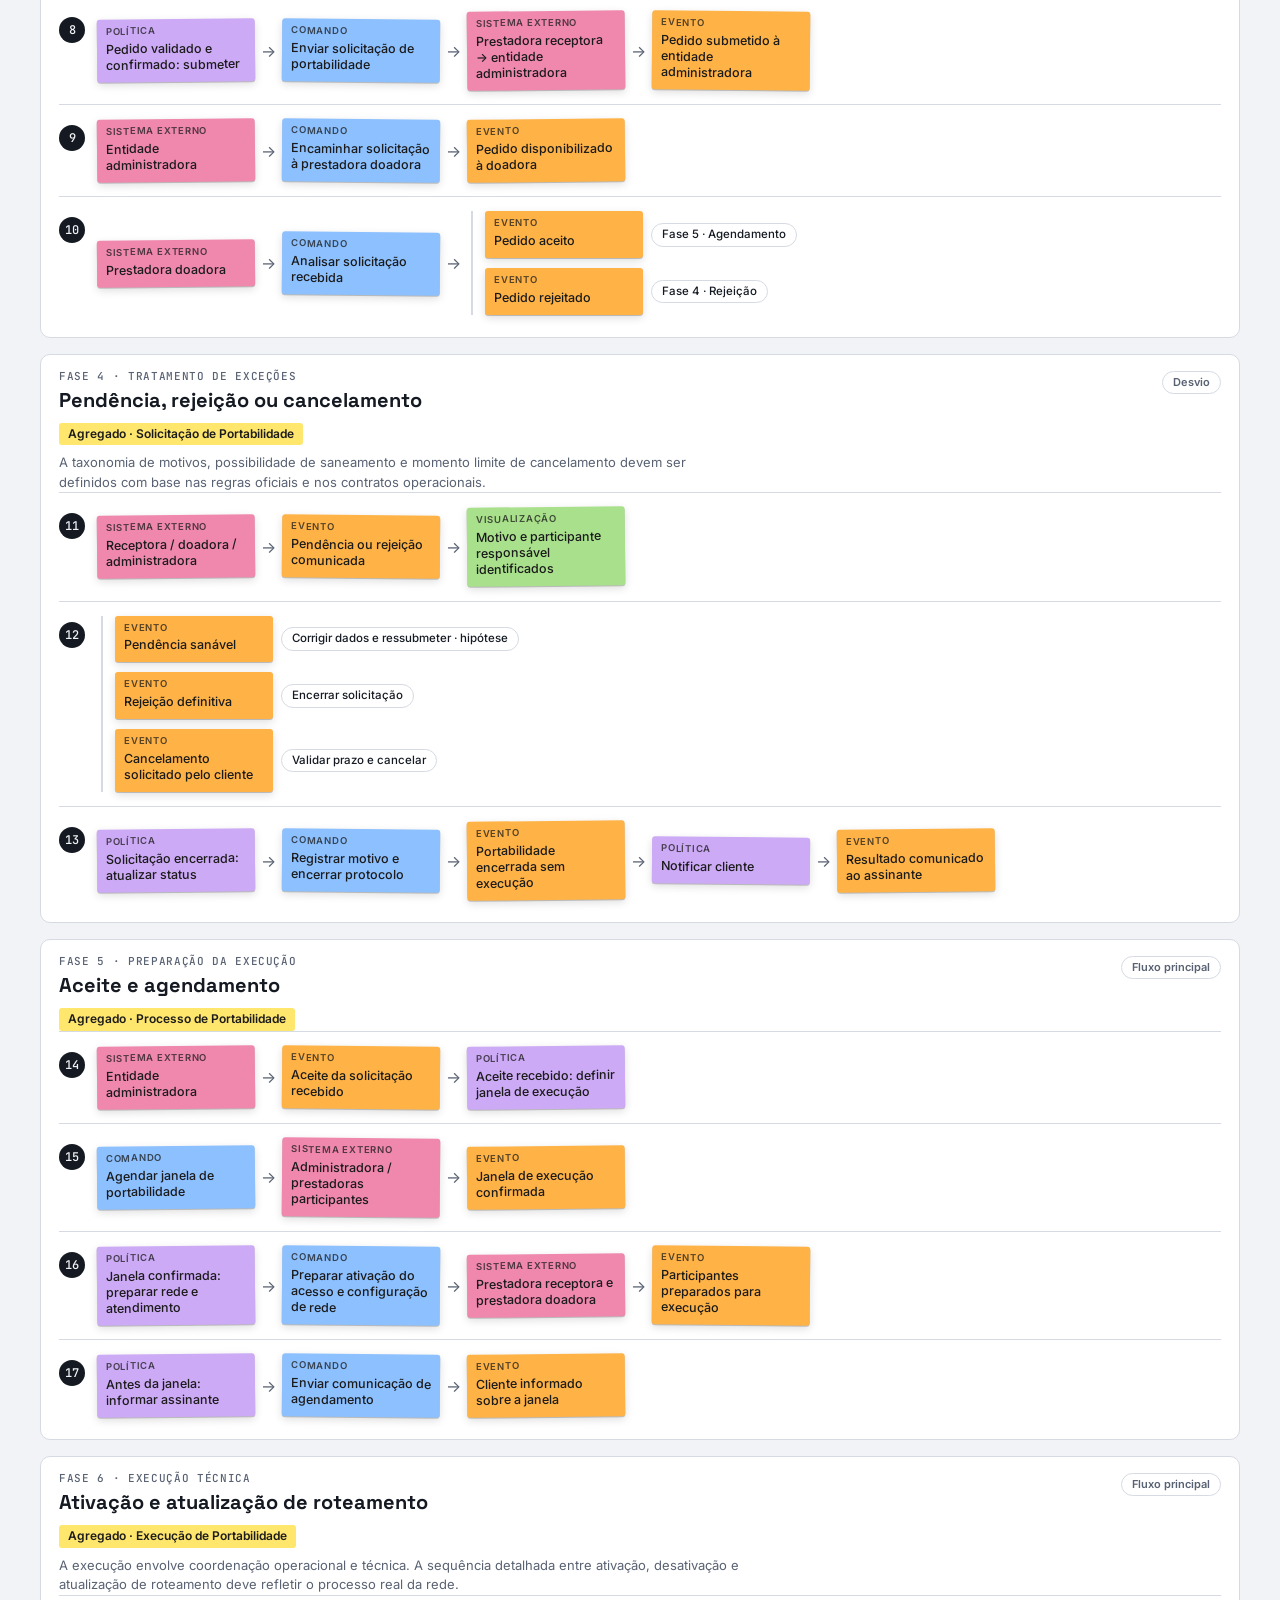
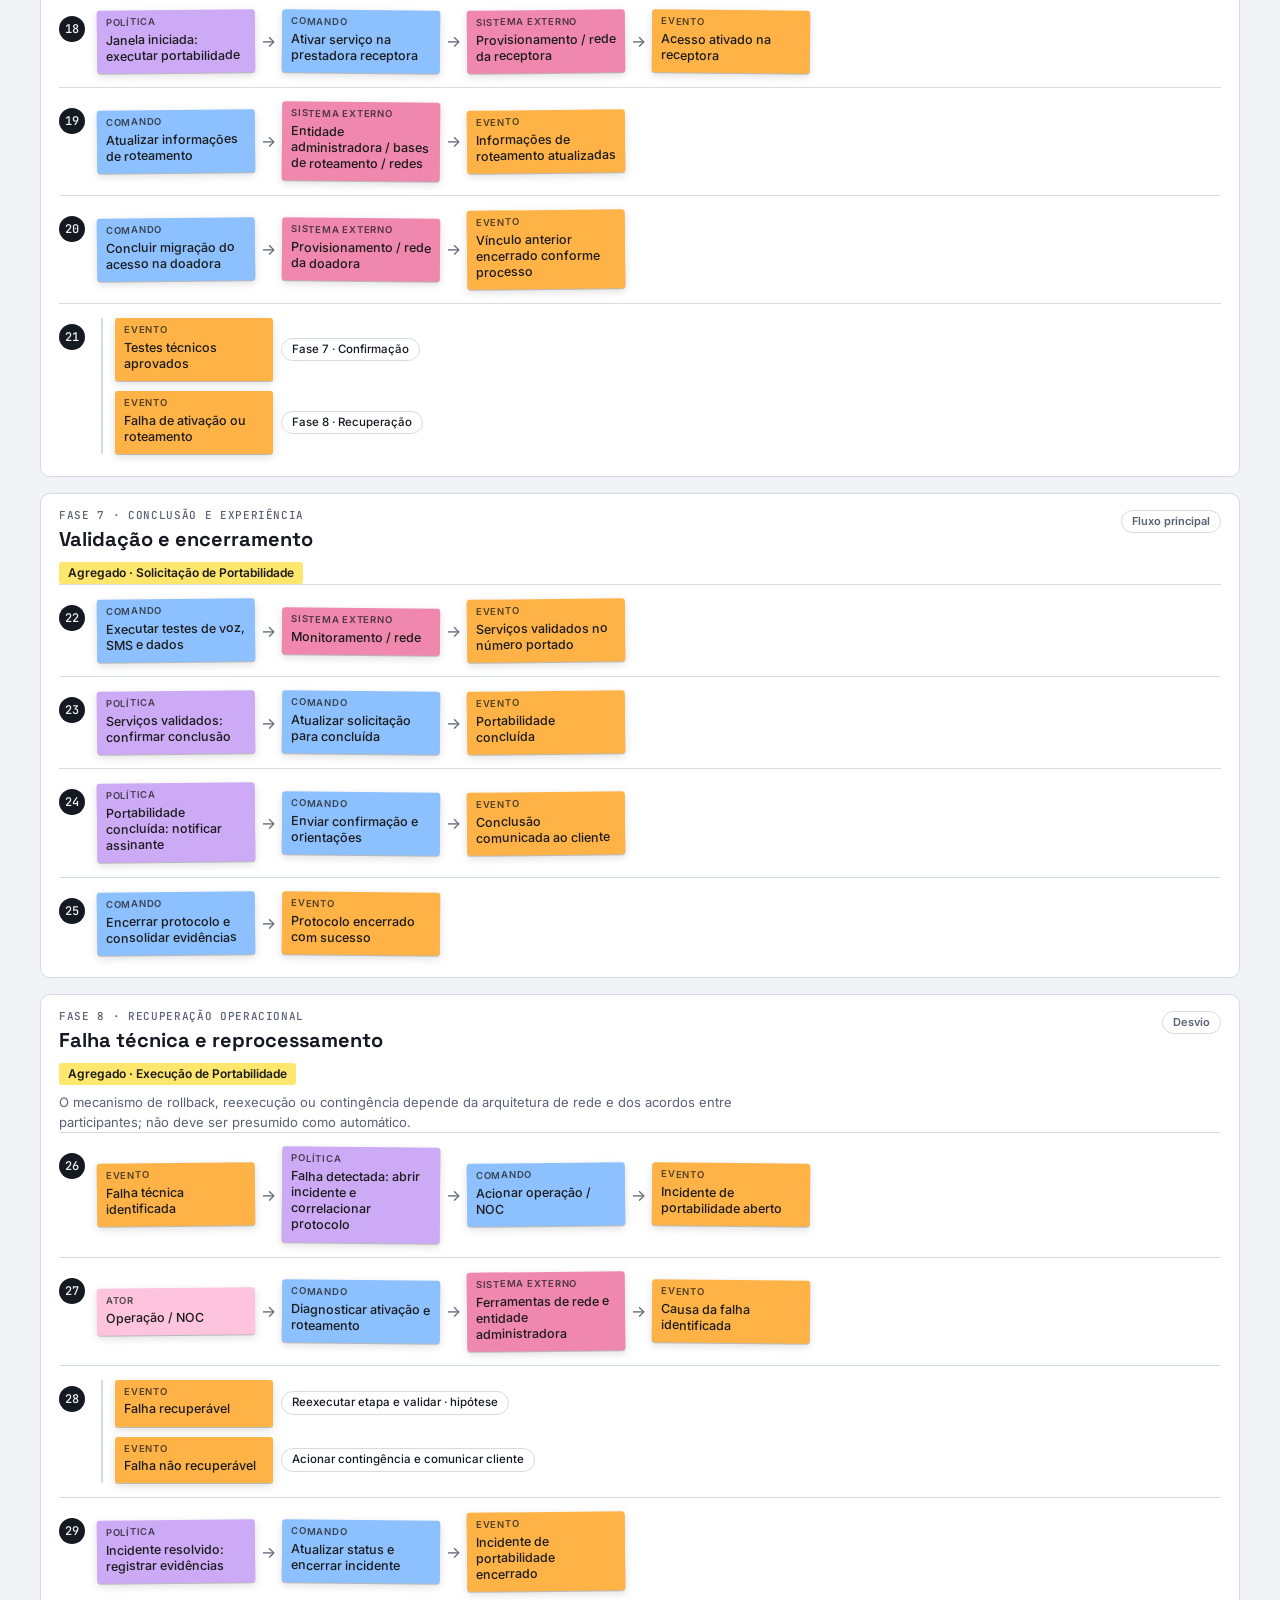
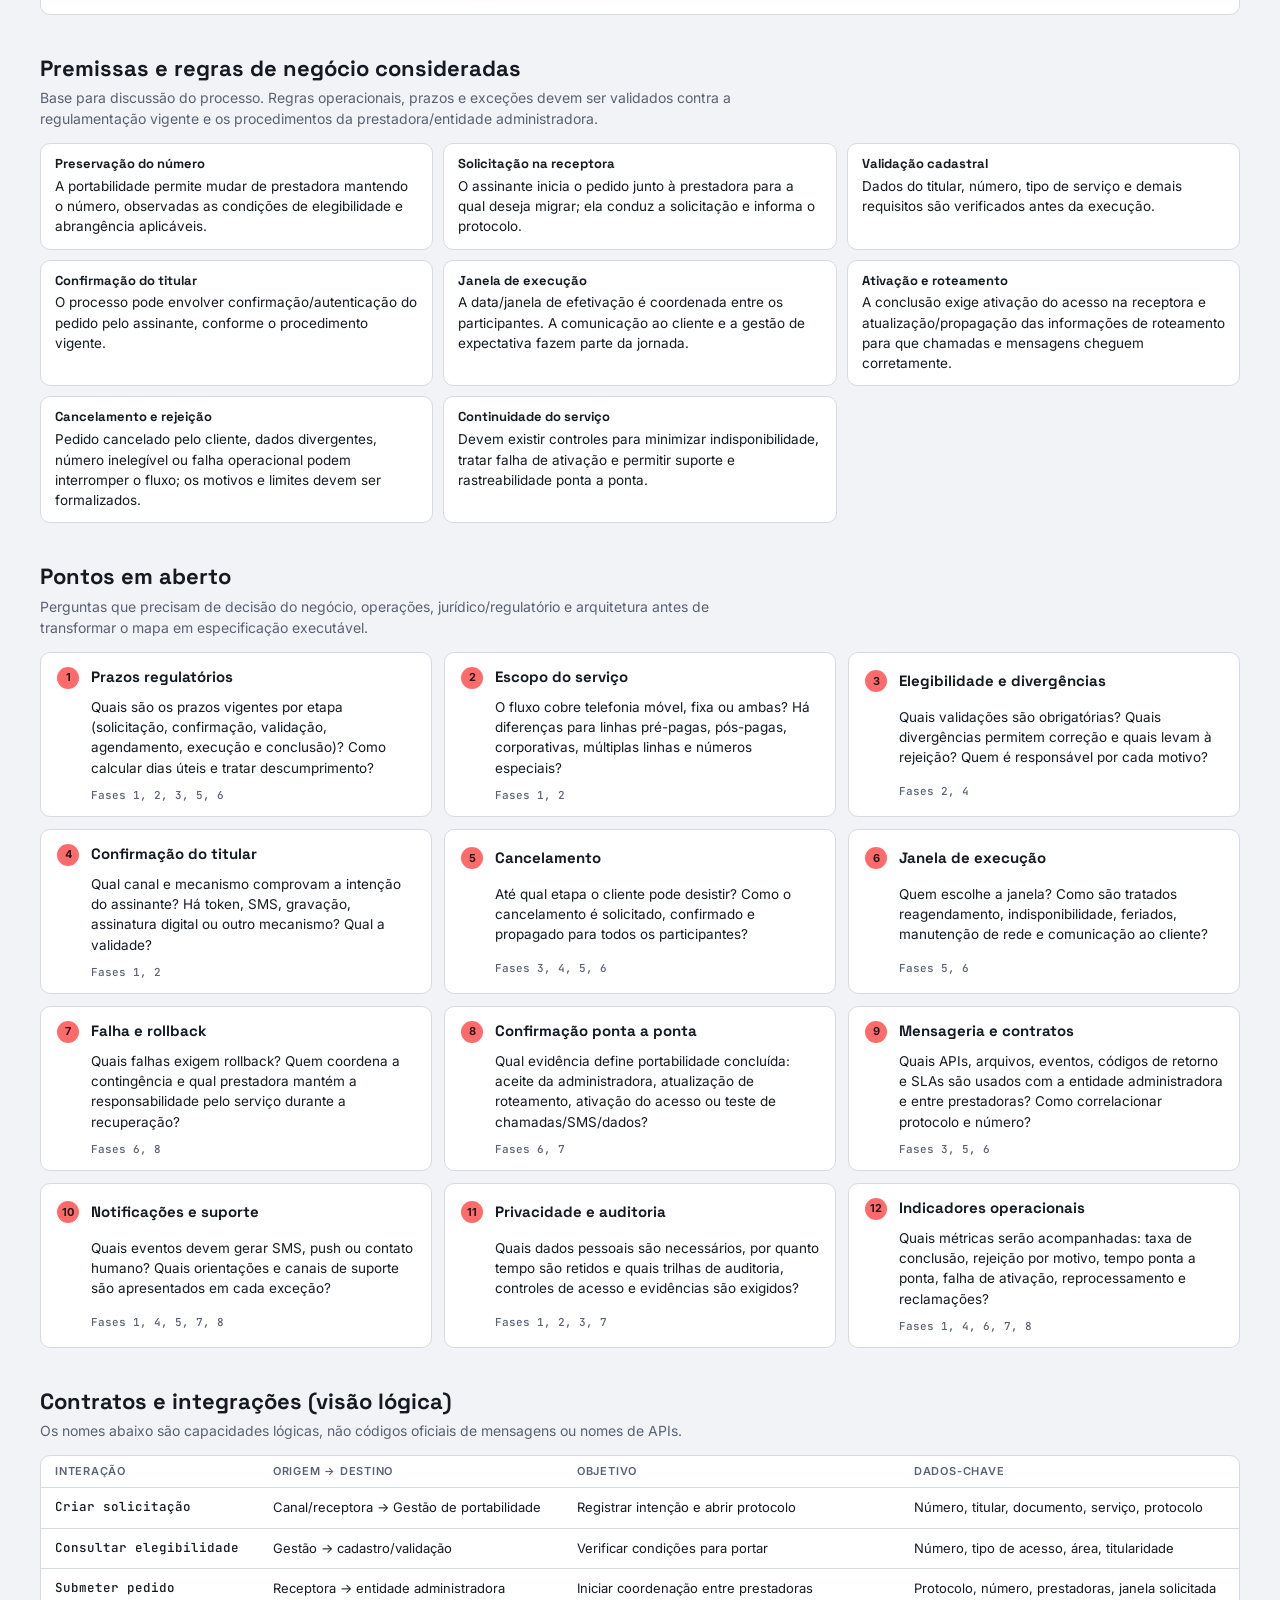
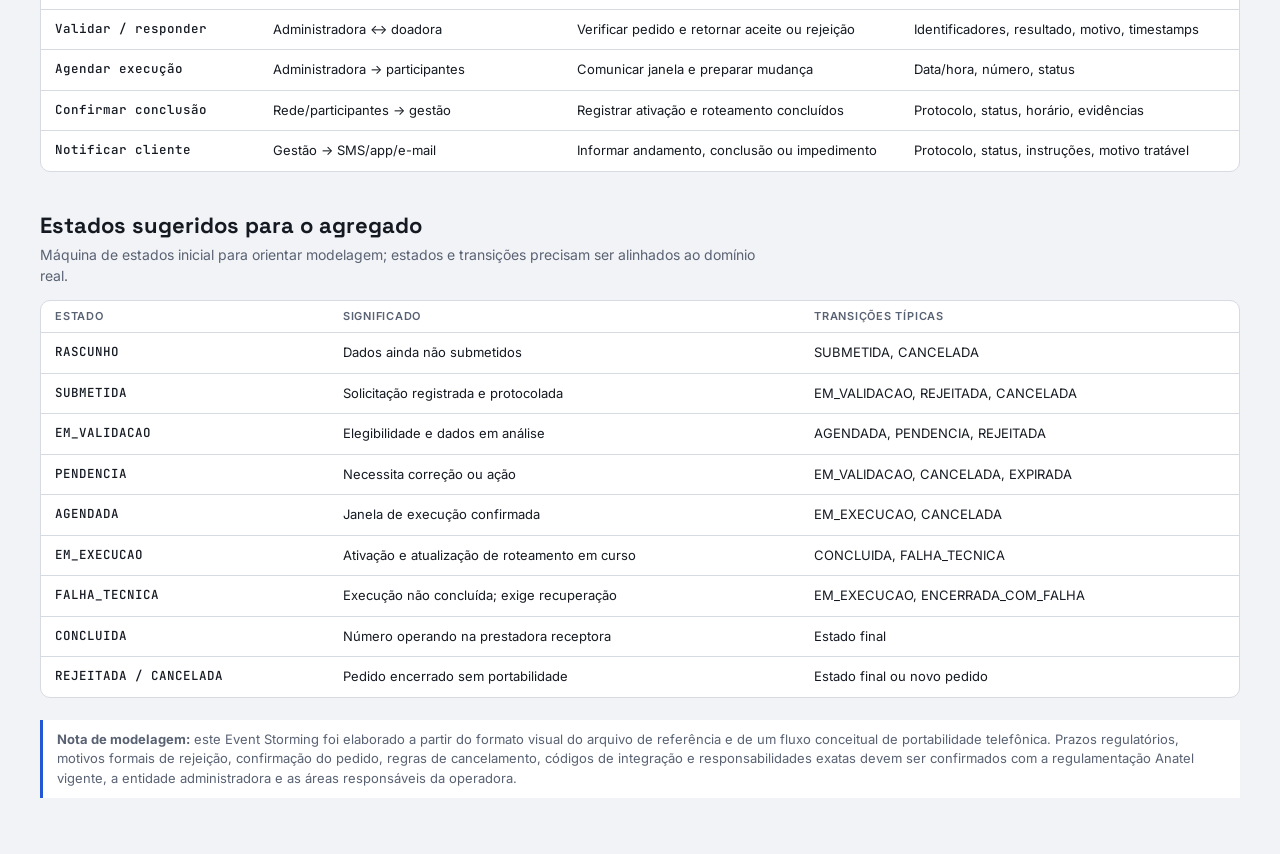
<file: posts/event-storming-portabilidade.html>
<!doctype html>
<html lang="pt-BR">
<head>
<meta charset="utf-8">
<meta name="viewport" content="width=device-width,initial-scale=1">
<title>Event Storming · Portabilidade de Telefonia</title>
<link rel="preconnect" href="https://fonts.googleapis.com">
<link rel="preconnect" href="https://fonts.gstatic.com" crossorigin>
<link href="https://fonts.googleapis.com/css2?family=Inter:wght@400;500;600&family=JetBrains+Mono:wght@500&family=Space+Grotesk:wght@500;700&display=swap" rel="stylesheet">
<style>
:root{color-scheme:light;--bg:#f2f3f6;--surface:#fff;--fg:#151a22;--muted:#596273;--line:#d6dae2;--soft:#e8eaf0;--focus:#2457d6;--font-display:"Space Grotesk",system-ui,sans-serif;--font-body:"Inter",system-ui,sans-serif;--font-mono:"JetBrains Mono",ui-monospace,monospace;--s-evt:#ffb347;--s-cmd:#8cc0ff;--s-agg:#ffe66d;--s-read:#a9e08c;--s-pol:#cdaaf6;--s-actor:#ffc4dd;--s-ext:#f088ae;--s-hot:#ff6b6b;--ink:#1b1b1b}
@media(prefers-color-scheme:dark){:root:not([data-theme="light"]){--bg:#0e1117;--surface:#161a22;--fg:#e9ecf2;--muted:#9ba4b4;--line:#2a303b;--soft:#1e232d;--focus:#8fb0ff;color-scheme:dark}}
:root[data-theme="dark"]{--bg:#0e1117;--surface:#161a22;--fg:#e9ecf2;--muted:#9ba4b4;--line:#2a303b;--soft:#1e232d;--focus:#8fb0ff;color-scheme:dark}
*{box-sizing:border-box}body{margin:0;background:var(--bg);color:var(--fg);font:15px/1.5 var(--font-body);padding:28px 16px 56px}.wrap{max-width:1200px;margin:auto}a:focus-visible,button:focus-visible{outline:2px solid var(--focus);outline-offset:2px}
.hd h1{font:700 clamp(28px,5vw,44px)/1.05 var(--font-display);margin:0 0 10px;letter-spacing:-.01em}.hd p{color:var(--muted);max-width:82ch;margin:0}.sec{font:700 22px/1.2 var(--font-display);margin:40px 0 6px}.sec-s{color:var(--muted);margin:0 0 14px;max-width:80ch;font-size:14px}
.legend{display:flex;flex-wrap:wrap;gap:8px 18px;list-style:none;padding:0;margin:22px 0 0;font-size:13px}.legend li{display:flex;align-items:center;gap:7px}.legend span{color:var(--muted)}.sw{width:16px;height:16px;flex:0 0 auto;border-radius:3px;background:var(--c);box-shadow:inset 0 0 0 1px #0003}.sw.as{background:transparent;box-shadow:none;outline:1.5px dashed var(--muted);outline-offset:-3px}
.k-evt{--c:var(--s-evt)}.k-cmd{--c:var(--s-cmd)}.k-agg{--c:var(--s-agg)}.k-read{--c:var(--s-read)}.k-pol{--c:var(--s-pol)}.k-actor{--c:var(--s-actor)}.k-ext{--c:var(--s-ext)}.k-hot{--c:var(--s-hot)}
.bar{display:flex;flex-wrap:wrap;gap:12px 16px;align-items:center;justify-content:space-between;margin:40px 0 12px}.bar h2{margin:0}.seg{display:inline-flex;border:1px solid var(--line);border-radius:8px;overflow:hidden;background:var(--surface)}.seg button{font:500 13px var(--font-body);padding:8px 14px;border:0;background:var(--surface);color:var(--fg);cursor:pointer}.seg button+button{border-left:1px solid var(--line)}.seg button[aria-pressed=true]{background:var(--fg);color:var(--bg)}
.map{display:flex;flex-wrap:wrap;gap:6px;list-style:none;padding:0;margin:0}.map a{display:flex;gap:7px;align-items:baseline;text-decoration:none;color:var(--fg);border:1px solid var(--line);background:var(--surface);border-radius:8px;padding:6px 10px;font-size:13px}.map a b{font:500 11px var(--font-mono);color:var(--muted)}.map .d a{border-style:dashed}.map-n{color:var(--muted);font-size:13px;margin:10px 0 0;max-width:80ch}
.ph{background:var(--surface);border:1px solid var(--line);border-radius:10px;padding:16px 18px 8px;margin-top:16px;scroll-margin-top:16px}.ph-h{display:flex;flex-wrap:wrap;gap:8px 14px;align-items:flex-start;justify-content:space-between}.ph-k{font:500 11px/1 var(--font-mono);color:var(--muted);letter-spacing:.06em;text-transform:uppercase;margin-bottom:6px}.ph-t h2{font:700 20px/1.2 var(--font-display);margin:0}.kind{font:600 11px/1 var(--font-body);padding:5px 10px;border-radius:99px;border:1px solid var(--line);color:var(--muted)}.ctx{margin:10px 0 0}.aggtag{display:inline-block;background:var(--s-agg);color:var(--ink);font:600 12px/1.2 var(--font-body);padding:4px 9px;border-radius:3px}.note{color:var(--muted);font-size:13px;margin:8px 0 0;max-width:85ch}
.row{display:grid;grid-template-columns:28px minmax(0,1fr);gap:10px;align-items:start;padding:14px 0;border-top:1px solid var(--line)}.step{width:26px;height:26px;border-radius:50%;background:var(--fg);color:var(--bg);font:500 12px/26px var(--font-mono);text-align:center;margin-top:6px}.chain{display:flex;flex-wrap:wrap;align-items:center;gap:8px 2px;min-width:0}.ar{flex:0 0 auto;color:var(--muted);font-size:16px;padding:0 4px}.st{position:relative;flex:0 0 auto;width:158px;max-width:100%;background:var(--c);color:var(--ink);border-radius:3px;padding:7px 9px 9px;font-size:12.5px;line-height:1.3;overflow-wrap:anywhere;box-shadow:0 1px 0 #0003,0 3px 8px #0002}.chain>.st:nth-of-type(odd){transform:rotate(-.6deg)}.chain>.st:nth-of-type(even){transform:rotate(.5deg)}.st .lb{display:block;font:600 9.5px/1 var(--font-body);letter-spacing:.08em;text-transform:uppercase;opacity:.75;margin-bottom:5px}.st .tx{display:block;font-weight:500}.st .tg{display:inline-block;margin-top:6px;font:500 10.5px/1.3 var(--font-mono);background:#0002;padding:1px 6px;border-radius:2px}.st.as{outline:1.5px dashed #0009;outline-offset:-4px}
.branch{display:flex;flex-direction:column;gap:10px;padding-left:12px;border-left:2px solid var(--line);margin-left:4px}.bi{display:flex;flex-wrap:wrap;align-items:center;gap:6px 8px}.go{font:500 11.5px/1.2 var(--font-body);color:var(--fg);text-decoration:none;border:1px solid var(--line);border-radius:99px;padding:4px 10px;background:var(--surface)}.go:hover{background:var(--soft)}.refs{display:flex;gap:4px;margin-left:8px}.hsb{display:inline-grid;place-items:center;width:22px;height:22px;border-radius:50%;background:var(--s-hot);color:var(--ink);font:700 11px/1 var(--font-body);text-decoration:none;flex:0 0 auto}
.hs-grid{display:grid;grid-template-columns:repeat(auto-fill,minmax(min(100%,320px),1fr));gap:12px}.hc{display:grid;grid-template-columns:auto minmax(0,1fr);gap:4px 12px;align-items:center;background:var(--surface);border:1px solid var(--line);border-radius:10px;padding:14px 16px;scroll-margin-top:16px}.hc h3{font:700 15px/1.25 var(--font-display);margin:0}.hc p{grid-column:2;margin:4px 0 0;font-size:13.5px;line-height:1.5}.hc .ph-ref{grid-column:2;margin-top:6px;font:500 11px var(--font-mono);color:var(--muted)}.hc:target{outline:2px solid var(--s-hot);outline-offset:2px}
.rules{display:grid;grid-template-columns:repeat(auto-fill,minmax(min(100%,340px),1fr));gap:10px;margin:0;padding:0;list-style:none}.rules li{background:var(--surface);border:1px solid var(--line);border-radius:10px;padding:12px 14px;font-size:13.5px;line-height:1.5}.rules b{display:block;font:700 13px/1.3 var(--font-display);margin-bottom:3px}.tw{overflow-x:auto;border:1px solid var(--line);border-radius:10px;background:var(--surface)}table{border-collapse:collapse;width:100%;min-width:640px;font-size:13px}th,td{text-align:left;padding:10px 14px;border-bottom:1px solid var(--line);vertical-align:top}tr:last-child td{border-bottom:0}th{font:600 11px/1 var(--font-body);letter-spacing:.07em;text-transform:uppercase;color:var(--muted)}td.m{font:500 12.5px var(--font-mono);white-space:nowrap}.disclaimer{border-left:3px solid var(--focus);padding:10px 14px;background:var(--surface);color:var(--muted);font-size:13px;margin-top:22px}
@media(max-width:480px){.ph{padding:14px 12px 6px}.row{grid-template-columns:24px minmax(0,1fr);gap:8px}.step{width:24px;height:24px;line-height:24px;font-size:11px}.st{width:145px}}
</style>
</head>
<body><main class="wrap">
<header class="hd">
<h1>Event Storming da portabilidade de telefonia</h1>
<p>Visão conceitual da portabilidade numérica no Brasil, considerando a jornada do assinante que solicita a troca de prestadora e mantém seu número. O fluxo percorre a prestadora receptora, a prestadora doadora, a entidade administradora da portabilidade e as redes de telecomunicações.</p>
</header>
<ul class="legend" aria-label="Legenda">
<li><i class="sw k-evt"></i><b>Evento</b><span>fato no passado</span></li><li><i class="sw k-cmd"></i><b>Comando</b><span>intenção de ação</span></li><li><i class="sw k-agg"></i><b>Agregado</b><span>guarda as regras</span></li><li><i class="sw k-read"></i><b>Visualização</b><span>só leitura</span></li><li><i class="sw k-pol"></i><b>Política</b><span>reação automática</span></li><li><i class="sw k-actor"></i><b>Ator</b><span>quem dispara</span></li><li><i class="sw k-ext"></i><b>Sistema externo</b><span>prestadoras, ABR Telecom, rede</span></li><li><i class="sw k-hot"></i><b>Ponto em aberto</b><span>pergunta para validação</span></li><li><i class="sw as"></i><b>Tracejado</b><span>hipótese de desenho</span></li>
</ul>
<div class="bar"><h2 class="sec">Mapa do fluxo</h2><div class="seg" role="group" aria-label="Filtrar fases"><button type="button" data-f="all" aria-pressed="true">Tudo</button><button type="button" data-f="main" aria-pressed="false">Fluxo principal</button><button type="button" data-f="desvio" aria-pressed="false">Desvios</button></div></div>
<ol class="map" id="map"></ol><p class="map-n">As bordas tracejadas indicam caminhos alternativos ou hipóteses a validar. O desenho é agnóstico à implementação e não representa mensagens ou APIs específicas da entidade administradora.</p>
<div id="board"></div>
<h2 class="sec">Premissas e regras de negócio consideradas</h2><p class="sec-s">Base para discussão do processo. Regras operacionais, prazos e exceções devem ser validados contra a regulamentação vigente e os procedimentos da prestadora/entidade administradora.</p>
<ul class="rules">
<li><b>Preservação do número</b>A portabilidade permite mudar de prestadora mantendo o número, observadas as condições de elegibilidade e abrangência aplicáveis.</li>
<li><b>Solicitação na receptora</b>O assinante inicia o pedido junto à prestadora para a qual deseja migrar; ela conduz a solicitação e informa o protocolo.</li>
<li><b>Validação cadastral</b>Dados do titular, número, tipo de serviço e demais requisitos são verificados antes da execução.</li>
<li><b>Confirmação do titular</b>O processo pode envolver confirmação/autenticação do pedido pelo assinante, conforme o procedimento vigente.</li>
<li><b>Janela de execução</b>A data/janela de efetivação é coordenada entre os participantes. A comunicação ao cliente e a gestão de expectativa fazem parte da jornada.</li>
<li><b>Ativação e roteamento</b>A conclusão exige ativação do acesso na receptora e atualização/propagação das informações de roteamento para que chamadas e mensagens cheguem corretamente.</li>
<li><b>Cancelamento e rejeição</b>Pedido cancelado pelo cliente, dados divergentes, número inelegível ou falha operacional podem interromper o fluxo; os motivos e limites devem ser formalizados.</li>
<li><b>Continuidade do serviço</b>Devem existir controles para minimizar indisponibilidade, tratar falha de ativação e permitir suporte e rastreabilidade ponta a ponta.</li>
</ul>
<h2 class="sec">Pontos em aberto</h2><p class="sec-s">Perguntas que precisam de decisão do negócio, operações, jurídico/regulatório e arquitetura antes de transformar o mapa em especificação executável.</p><div class="hs-grid" id="hot"></div>
<h2 class="sec">Contratos e integrações (visão lógica)</h2><p class="sec-s">Os nomes abaixo são capacidades lógicas, não códigos oficiais de mensagens ou nomes de APIs.</p>
<div class="tw"><table><thead><tr><th>Interação</th><th>Origem → destino</th><th>Objetivo</th><th>Dados-chave</th></tr></thead><tbody>
<tr><td class="m">Criar solicitação</td><td>Canal/receptora → Gestão de portabilidade</td><td>Registrar intenção e abrir protocolo</td><td>Número, titular, documento, serviço, protocolo</td></tr>
<tr><td class="m">Consultar elegibilidade</td><td>Gestão → cadastro/validação</td><td>Verificar condições para portar</td><td>Número, tipo de acesso, área, titularidade</td></tr>
<tr><td class="m">Submeter pedido</td><td>Receptora → entidade administradora</td><td>Iniciar coordenação entre prestadoras</td><td>Protocolo, número, prestadoras, janela solicitada</td></tr>
<tr><td class="m">Validar / responder</td><td>Administradora ↔ doadora</td><td>Verificar pedido e retornar aceite ou rejeição</td><td>Identificadores, resultado, motivo, timestamps</td></tr>
<tr><td class="m">Agendar execução</td><td>Administradora → participantes</td><td>Comunicar janela e preparar mudança</td><td>Data/hora, número, status</td></tr>
<tr><td class="m">Confirmar conclusão</td><td>Rede/participantes → gestão</td><td>Registrar ativação e roteamento concluídos</td><td>Protocolo, status, horário, evidências</td></tr>
<tr><td class="m">Notificar cliente</td><td>Gestão → SMS/app/e-mail</td><td>Informar andamento, conclusão ou impedimento</td><td>Protocolo, status, instruções, motivo tratável</td></tr>
</tbody></table></div>
<h2 class="sec">Estados sugeridos para o agregado</h2><p class="sec-s">Máquina de estados inicial para orientar modelagem; estados e transições precisam ser alinhados ao domínio real.</p>
<div class="tw"><table><thead><tr><th>Estado</th><th>Significado</th><th>Transições típicas</th></tr></thead><tbody>
<tr><td class="m">RASCUNHO</td><td>Dados ainda não submetidos</td><td>SUBMETIDA, CANCELADA</td></tr><tr><td class="m">SUBMETIDA</td><td>Solicitação registrada e protocolada</td><td>EM_VALIDACAO, REJEITADA, CANCELADA</td></tr><tr><td class="m">EM_VALIDACAO</td><td>Elegibilidade e dados em análise</td><td>AGENDADA, PENDENCIA, REJEITADA</td></tr><tr><td class="m">PENDENCIA</td><td>Necessita correção ou ação</td><td>EM_VALIDACAO, CANCELADA, EXPIRADA</td></tr><tr><td class="m">AGENDADA</td><td>Janela de execução confirmada</td><td>EM_EXECUCAO, CANCELADA</td></tr><tr><td class="m">EM_EXECUCAO</td><td>Ativação e atualização de roteamento em curso</td><td>CONCLUIDA, FALHA_TECNICA</td></tr><tr><td class="m">FALHA_TECNICA</td><td>Execução não concluída; exige recuperação</td><td>EM_EXECUCAO, ENCERRADA_COM_FALHA</td></tr><tr><td class="m">CONCLUIDA</td><td>Número operando na prestadora receptora</td><td>Estado final</td></tr><tr><td class="m">REJEITADA / CANCELADA</td><td>Pedido encerrado sem portabilidade</td><td>Estado final ou novo pedido</td></tr>
</tbody></table></div>
<div class="disclaimer"><b>Nota de modelagem:</b> este Event Storming foi elaborado a partir do formato visual do arquivo de referência e de um fluxo conceitual de portabilidade telefônica. Prazos regulatórios, motivos formais de rejeição, confirmação do pedido, regras de cancelamento, códigos de integração e responsabilidades exatas devem ser confirmados com a regulamentação Anatel vigente, a entidade administradora e as áreas responsáveis da operadora.</div>
</main>
<script>
const L={actor:'Ator',cmd:'Comando',evt:'Evento',pol:'Política',read:'Visualização',ext:'Sistema externo'};
const P=[
{n:1,k:'main',c:'Entrada do pedido',t:'Solicitação do assinante',a:'Solicitação de Portabilidade',note:'A jornada começa na prestadora receptora, escolhida pelo assinante. O protocolo deve permitir rastrear todas as interações posteriores.',r:[
{s:1,i:[['actor','Assinante'],['evt','Decisão de mudar de prestadora mantendo o número']]},
{s:2,i:[['actor','Assinante'],['cmd','Solicitar portabilidade'],['ext','Loja, app, site ou atendimento'],['evt','Solicitação de portabilidade iniciada']]},
{s:3,i:[['pol','Pedido iniciado: identificar o titular'],['cmd','Coletar e validar dados cadastrais'],['read','Número, documento, titularidade e serviço'],['evt','Dados da solicitação coletados']]},
{s:4,i:[['cmd','Gerar protocolo e registrar pedido'],['evt','Solicitação protocolada'],['pol','Pedido protocolado: informar cliente'],['evt','Protocolo comunicado ao assinante']]}
]},
{n:2,k:'main',c:'Elegibilidade e consentimento',t:'Validação do pedido',a:'Solicitação de Portabilidade',note:'As regras exatas de elegibilidade e confirmação devem ser parametrizadas conforme o serviço, a regulamentação e o procedimento operacional vigente.',r:[
{s:5,i:[['pol','Solicitação registrada: verificar elegibilidade'],['cmd','Consultar condições de portabilidade'],['ext','Cadastro / motor de elegibilidade'],['evt','Resultado da elegibilidade recebido']]},
{s:6,i:[['branch',[[['evt','Pedido elegível'],3,'Fase 3 · Coordenação'],[['evt','Dados divergentes ou requisito não atendido'],4,'Fase 4 · Pendência/rejeição']]]]},
{s:7,i:[['actor','Assinante'],['cmd','Confirmar solicitação / identidade'],['ext','Mecanismo de confirmação definido pela operação'],['evt','Confirmação do pedido registrada']]}
]},
{n:3,k:'main',c:'Coordenação entre prestadoras',t:'Submissão à entidade administradora',a:'Processo de Portabilidade',r:[
{s:8,i:[['pol','Pedido validado e confirmado: submeter'],['cmd','Enviar solicitação de portabilidade'],['ext','Prestadora receptora → entidade administradora'],['evt','Pedido submetido à entidade administradora']]},
{s:9,i:[['ext','Entidade administradora'],['cmd','Encaminhar solicitação à prestadora doadora'],['evt','Pedido disponibilizado à doadora']]},
{s:10,i:[['ext','Prestadora doadora'],['cmd','Analisar solicitação recebida'],['branch',[[['evt','Pedido aceito'],5,'Fase 5 · Agendamento'],[['evt','Pedido rejeitado'],4,'Fase 4 · Rejeição']]]]}
]},
{n:4,k:'desvio',c:'Tratamento de exceções',t:'Pendência, rejeição ou cancelamento',a:'Solicitação de Portabilidade',note:'A taxonomia de motivos, possibilidade de saneamento e momento limite de cancelamento devem ser definidos com base nas regras oficiais e nos contratos operacionais.',r:[
{s:11,i:[['ext','Receptora / doadora / administradora'],['evt','Pendência ou rejeição comunicada'],['read','Motivo e participante responsável identificados']]},
{s:12,i:[['branch',[[['evt','Pendência sanável'],1,'Corrigir dados e ressubmeter · hipótese'],[['evt','Rejeição definitiva'],6,'Encerrar solicitação'],[['evt','Cancelamento solicitado pelo cliente'],6,'Validar prazo e cancelar']]]]},
{s:13,i:[['pol','Solicitação encerrada: atualizar status'],['cmd','Registrar motivo e encerrar protocolo'],['evt','Portabilidade encerrada sem execução'],['pol','Notificar cliente'],['evt','Resultado comunicado ao assinante']]}
]},
{n:5,k:'main',c:'Preparação da execução',t:'Aceite e agendamento',a:'Processo de Portabilidade',r:[
{s:14,i:[['ext','Entidade administradora'],['evt','Aceite da solicitação recebido'],['pol','Aceite recebido: definir janela de execução']]},
{s:15,i:[['cmd','Agendar janela de portabilidade'],['ext','Administradora / prestadoras participantes'],['evt','Janela de execução confirmada']]},
{s:16,i:[['pol','Janela confirmada: preparar rede e atendimento'],['cmd','Preparar ativação do acesso e configuração de rede'],['ext','Prestadora receptora e prestadora doadora'],['evt','Participantes preparados para execução']]},
{s:17,i:[['pol','Antes da janela: informar assinante'],['cmd','Enviar comunicação de agendamento'],['evt','Cliente informado sobre a janela']]}
]},
{n:6,k:'main',c:'Execução técnica',t:'Ativação e atualização de roteamento',a:'Execução de Portabilidade',note:'A execução envolve coordenação operacional e técnica. A sequência detalhada entre ativação, desativação e atualização de roteamento deve refletir o processo real da rede.',r:[
{s:18,i:[['pol','Janela iniciada: executar portabilidade'],['cmd','Ativar serviço na prestadora receptora'],['ext','Provisionamento / rede da receptora'],['evt','Acesso ativado na receptora']]},
{s:19,i:[['cmd','Atualizar informações de roteamento'],['ext','Entidade administradora / bases de roteamento / redes'],['evt','Informações de roteamento atualizadas']]},
{s:20,i:[['cmd','Concluir migração do acesso na doadora'],['ext','Provisionamento / rede da doadora'],['evt','Vínculo anterior encerrado conforme processo']]},
{s:21,i:[['branch',[[['evt','Testes técnicos aprovados'],7,'Fase 7 · Confirmação'],[['evt','Falha de ativação ou roteamento'],8,'Fase 8 · Recuperação']]]]}
]},
{n:7,k:'main',c:'Conclusão e experiência',t:'Validação e encerramento',a:'Solicitação de Portabilidade',r:[
{s:22,i:[['cmd','Executar testes de voz, SMS e dados'],['ext','Monitoramento / rede'],['evt','Serviços validados no número portado']]},
{s:23,i:[['pol','Serviços validados: confirmar conclusão'],['cmd','Atualizar solicitação para concluída'],['evt','Portabilidade concluída']]},
{s:24,i:[['pol','Portabilidade concluída: notificar assinante'],['cmd','Enviar confirmação e orientações'],['evt','Conclusão comunicada ao cliente']]},
{s:25,i:[['cmd','Encerrar protocolo e consolidar evidências'],['evt','Protocolo encerrado com sucesso']]}
]},
{n:8,k:'desvio',c:'Recuperação operacional',t:'Falha técnica e reprocessamento',a:'Execução de Portabilidade',note:'O mecanismo de rollback, reexecução ou contingência depende da arquitetura de rede e dos acordos entre participantes; não deve ser presumido como automático.',r:[
{s:26,i:[['evt','Falha técnica identificada'],['pol','Falha detectada: abrir incidente e correlacionar protocolo'],['cmd','Acionar operação / NOC'],['evt','Incidente de portabilidade aberto']]},
{s:27,i:[['actor','Operação / NOC'],['cmd','Diagnosticar ativação e roteamento'],['ext','Ferramentas de rede e entidade administradora'],['evt','Causa da falha identificada']]},
{s:28,i:[['branch',[[['evt','Falha recuperável'],7,'Reexecutar etapa e validar · hipótese'],[['evt','Falha não recuperável'],4,'Acionar contingência e comunicar cliente']]]]},
{s:29,i:[['pol','Incidente resolvido: registrar evidências'],['cmd','Atualizar status e encerrar incidente'],['evt','Incidente de portabilidade encerrado']]}
]}
];
const H=[
{t:'Prazos regulatórios',q:'Quais são os prazos vigentes por etapa (solicitação, confirmação, validação, agendamento, execução e conclusão)? Como calcular dias úteis e tratar descumprimento?',f:[1,2,3,5,6]},
{t:'Escopo do serviço',q:'O fluxo cobre telefonia móvel, fixa ou ambas? Há diferenças para linhas pré-pagas, pós-pagas, corporativas, múltiplas linhas e números especiais?',f:[1,2]},
{t:'Elegibilidade e divergências',q:'Quais validações são obrigatórias? Quais divergências permitem correção e quais levam à rejeição? Quem é responsável por cada motivo?',f:[2,4]},
{t:'Confirmação do titular',q:'Qual canal e mecanismo comprovam a intenção do assinante? Há token, SMS, gravação, assinatura digital ou outro mecanismo? Qual a validade?',f:[1,2]},
{t:'Cancelamento',q:'Até qual etapa o cliente pode desistir? Como o cancelamento é solicitado, confirmado e propagado para todos os participantes?',f:[3,4,5,6]},
{t:'Janela de execução',q:'Quem escolhe a janela? Como são tratados reagendamento, indisponibilidade, feriados, manutenção de rede e comunicação ao cliente?',f:[5,6]},
{t:'Falha e rollback',q:'Quais falhas exigem rollback? Quem coordena a contingência e qual prestadora mantém a responsabilidade pelo serviço durante a recuperação?',f:[6,8]},
{t:'Confirmação ponta a ponta',q:'Qual evidência define portabilidade concluída: aceite da administradora, atualização de roteamento, ativação do acesso ou teste de chamadas/SMS/dados?',f:[6,7]},
{t:'Mensageria e contratos',q:'Quais APIs, arquivos, eventos, códigos de retorno e SLAs são usados com a entidade administradora e entre prestadoras? Como correlacionar protocolo e número?',f:[3,5,6]},
{t:'Notificações e suporte',q:'Quais eventos devem gerar SMS, push ou contato humano? Quais orientações e canais de suporte são apresentados em cada exceção?',f:[1,4,5,7,8]},
{t:'Privacidade e auditoria',q:'Quais dados pessoais são necessários, por quanto tempo são retidos e quais trilhas de auditoria, controles de acesso e evidências são exigidos?',f:[1,2,3,7]},
{t:'Indicadores operacionais',q:'Quais métricas serão acompanhadas: taxa de conclusão, rejeição por motivo, tempo ponta a ponta, falha de ativação, reprocessamento e reclamações?',f:[1,4,6,7,8]}
];
function esc(s){return String(s).replace(/&/g,'&amp;').replace(/</g,'&lt;').replace(/>/g,'&gt;')}
function st(it){let [t,x,tag,as]=it;return `<div class="st k-${t}${as?' as':''}"><span class="lb">${L[t]}${as?' · hipótese':''}</span><span class="tx">${esc(x)}</span>${tag?`<span class="tg">${esc(tag)}</span>`:''}</div>`}
function branch(bs){return `<div class="branch">${bs.map(b=>`<div class="bi">${st(b[0])}<a class="go" href="#f${b[1]}">${esc(b[2])}</a></div>`).join('')}</div>`}
function chain(items){return items.map((it,i)=>(i?'<span class="ar" aria-hidden="true">→</span>':'')+(it[0]==='branch'?branch(it[1]):st(it))).join('')}
function refs(h){return h&&h.length?`<span class="refs">${h.map(n=>`<a class="hsb" href="#h${n}" aria-label="Ponto em aberto ${n}" title="Ponto em aberto ${n}">${n}</a>`).join('')}</span>`:''}
function row(r){return `<div class="row"><span class="step" title="Passo ${r.s} do processo">${r.s}</span><div class="chain">${chain(r.i)}${refs(r.h)}</div></div>`}
function phase(p){return `<section class="ph" id="f${p.n}" data-k="${p.k}"><div class="ph-h"><div class="ph-t"><div class="ph-k">Fase ${p.n} · ${esc(p.c)}</div><h2>${esc(p.t)}</h2></div><span class="kind">${p.k==='main'?'Fluxo principal':'Desvio'}</span></div><p class="ctx"><span class="aggtag">Agregado · ${esc(p.a)}</span></p>${p.note?`<p class="note">${esc(p.note)}</p>`:''}${p.r.map(row).join('')}</section>`}
document.getElementById('board').innerHTML=P.map(phase).join('');
document.getElementById('map').innerHTML=P.map(p=>`<li class="${p.k==='desvio'?'d':''}"><a href="#f${p.n}"><b>${p.n}</b>${esc(p.t)}</a></li>`).join('');
document.getElementById('hot').innerHTML=H.map((h,i)=>`<article class="hc" id="h${i+1}"><span class="hsb">${i+1}</span><h3>${esc(h.t)}</h3><p>${esc(h.q)}</p><div class="ph-ref">Fases ${h.f.join(', ')}</div></article>`).join('');
const btns=document.querySelectorAll('.seg button');btns.forEach(b=>b.addEventListener('click',()=>{const f=b.dataset.f;btns.forEach(o=>o.setAttribute('aria-pressed',o===b?'true':'false'));document.querySelectorAll('.ph').forEach(s=>{s.hidden=(f==='main'&&s.dataset.k==='desvio')||(f==='desvio'&&s.dataset.k==='main')})}));
</script></body></html>
</file>
<file: assets/css/automacao-corporativa.css>
@import url('https://fonts.googleapis.com/css2?family=DM+Mono:ital,wght@0,300;0,400;0,500;1,300&family=DM+Sans:ital,opsz,wght@0,9..40,300;0,9..40,400;0,9..40,500;1,300&display=swap');

*, *::before, *::after { box-sizing: border-box; margin: 0; padding: 0; }
:root {
  --bg: #ffffff;
  --bg-secondary: #f5f5f3;
  --text-primary: #1a1a18;
  --text-secondary: #6b6b67;
  --border: rgba(26, 26, 24, 0.12);
  --border-md: rgba(26, 26, 24, 0.25);
  --side-padding: clamp(1.25rem, 6vw, 6rem);
}
html { scroll-behavior: smooth; }
body {
  font-family: 'DM Sans', sans-serif; background: var(--bg); color: var(--text-primary);
  line-height: 1.7; -webkit-font-smoothing: antialiased; min-height: 100vh;
}
a { color: inherit; }
.jd-root { width: 100%; padding: 2.5rem var(--side-padding) 4rem; }
.jd-nav {
  display: flex; justify-content: space-between; align-items: center;
  margin-bottom: 4.5rem; padding-bottom: 1rem; border-bottom: .5px solid var(--border);
}
.jd-logo {
  font-family: 'DM Mono', monospace; font-size: 15px; font-weight: 500;
  letter-spacing: -.02em; color: var(--text-primary); text-decoration: none;
}
.jd-logo span { color: var(--text-secondary); font-weight: 300; }
.jd-nav-links { display: flex; gap: 24px; list-style: none; }
.jd-nav-links a {
  font-size: 13px; color: var(--text-secondary); text-decoration: none;
  letter-spacing: .01em; transition: color .15s;
}
.jd-nav-links a:hover, .jd-nav-links a.active { color: var(--text-primary); }
.jd-page { display: grid; grid-template-columns: minmax(220px, .82fr) minmax(0, 2fr); gap: clamp(2rem, 6vw, 6rem); align-items: start; }
.jd-sidebar { position: sticky; top: 2.5rem; }
.jd-eyebrow, .jd-section-label, .jd-meta, .jd-sidebar-links a, .jd-tag, .jd-footer-text {
  font-family: 'DM Mono', monospace; text-transform: uppercase; letter-spacing: .08em;
}
.jd-eyebrow {
  font-size: 11px; color: var(--text-secondary); margin-bottom: 1.25rem;
  display: flex; align-items: center; gap: 8px;
}
.jd-eyebrow::before { content: ''; width: 20px; height: .5px; background: var(--text-secondary); }
.jd-sidebar h1 {
  font-size: clamp(28px, 3vw, 40px); font-weight: 300; line-height: 1.2;
  letter-spacing: -.03em; margin-bottom: 1rem;
}
.jd-sidebar h1 strong { font-weight: 500; }
.jd-role { font-size: 14px; font-weight: 300; color: var(--text-secondary); margin-bottom: 2rem; }
.jd-sidebar-links {
  list-style: none; border-top: .5px solid var(--border); padding-top: 1.5rem;
  display: flex; flex-direction: column; gap: 12px;
}
.jd-sidebar-links a {
  font-size: 11px; color: var(--text-secondary); text-decoration: none; transition: color .15s;
}
.jd-sidebar-links a:hover { color: var(--text-primary); }
.jd-content { min-width: 0; }
.jd-article-head { margin-bottom: 2.5rem; padding-bottom: 2rem; border-bottom: .5px solid var(--border); }
.jd-kicker { font-family: 'DM Mono', monospace; font-size: 11px; text-transform: uppercase; letter-spacing: .1em; color: var(--text-secondary); margin-bottom: 1rem; }
.jd-article-title {
  font-size: clamp(34px, 4.4vw, 58px); line-height: 1.08; letter-spacing: -.045em;
  font-weight: 300; margin-bottom: 1.25rem; max-width: 900px;
}
.jd-article-title strong { font-weight: 500; }
.jd-deck { max-width: 760px; font-size: 18px; line-height: 1.65; font-weight: 300; color: var(--text-secondary); }
.jd-byline { display: flex; flex-wrap: wrap; gap: 10px 22px; margin-top: 1.5rem; }
.jd-meta { font-size: 10px; color: var(--text-secondary); letter-spacing: .06em; }
.jd-article-body { max-width: 850px; }
.jd-article-body section { margin-bottom: 3rem; scroll-margin-top: 2rem; }
.jd-article-body h2 {
  font-size: clamp(23px, 2.4vw, 30px); font-weight: 400; letter-spacing: -.025em;
  line-height: 1.2; margin-bottom: 1rem;
}
.jd-article-body h3 { font-size: 18px; font-weight: 500; letter-spacing: -.01em; margin: 1.6rem 0 .6rem; }
.jd-article-body p {
  font-size: 15px; font-weight: 300; line-height: 1.9; color: var(--text-secondary); margin-bottom: 1rem;
}
.jd-article-body p strong, .jd-article-body li strong { font-weight: 500; color: var(--text-primary); }
.jd-article-body ul, .jd-article-body ol { margin: .8rem 0 1.25rem 1.2rem; }
.jd-article-body li {
  font-size: 15px; font-weight: 300; line-height: 1.8; color: var(--text-secondary);
  padding-left: .35rem; margin-bottom: .45rem;
}
.jd-article-body blockquote {
  margin: 1.75rem 0; padding: .2rem 0 .2rem 1.25rem;
  border-left: 1.5px solid var(--text-primary);
}
.jd-article-body blockquote p { color: var(--text-primary); font-style: italic; font-size: 17px; margin: 0; }
.jd-toc { border: .5px solid var(--border); padding: 1.25rem 1.5rem; margin-bottom: 2.5rem; }
.jd-toc-title { font-family: 'DM Mono', monospace; font-size: 10px; letter-spacing: .1em; text-transform: uppercase; color: var(--text-secondary); margin-bottom: .75rem; }
.jd-toc ol { margin: 0 0 0 1.1rem; }
.jd-toc li { font-size: 13px; line-height: 1.8; color: var(--text-secondary); padding-left: .2rem; }
.jd-toc a { text-decoration: none; }
.jd-toc a:hover { color: var(--text-primary); }
.jd-grid {
  display: grid; grid-template-columns: repeat(2, minmax(0,1fr)); gap: 1px;
  background: var(--border); border: .5px solid var(--border); margin: 1.25rem 0;
}
.jd-cell { background: var(--bg); padding: 1.25rem 1.5rem; }
.jd-cell-label { font-family: 'DM Mono', monospace; font-size: 10px; letter-spacing: .08em; text-transform: uppercase; color: var(--text-secondary); margin-bottom: .4rem; }
.jd-cell-value { font-size: 14px; color: var(--text-primary); line-height: 1.55; }
.jd-table-wrap { overflow-x: auto; margin: 1.25rem 0 1.5rem; border: .5px solid var(--border); }
.jd-article-body table { width: 100%; border-collapse: collapse; min-width: 620px; }
.jd-article-body th {
  background: var(--bg-secondary); color: var(--text-primary); font-family: 'DM Mono', monospace;
  font-size: 10px; font-weight: 400; letter-spacing: .06em; text-transform: uppercase; text-align: left;
}
.jd-article-body th, .jd-article-body td { padding: .8rem 1rem; border-bottom: .5px solid var(--border); vertical-align: top; }
.jd-article-body td { color: var(--text-secondary); font-size: 13px; line-height: 1.65; font-weight: 300; }
.jd-article-body tr:last-child td { border-bottom: none; }
.jd-figure { margin: 2rem 0; }
.jd-figure img { width: 100%; height: auto; display: block; border: .5px solid var(--border); }
.jd-figure figcaption { margin-top: .65rem; color: var(--text-secondary); font-size: 12px; font-weight: 300; line-height: 1.6; }
.jd-tags { display: flex; flex-wrap: wrap; gap: 8px; margin-top: 1.25rem; }
.jd-tag { font-size: 10px; color: var(--text-secondary); border: .5px solid var(--border-md); border-radius: 2px; padding: 4px 10px; }
.jd-sources { border-top: .5px solid var(--border); padding-top: 1.5rem; }
.jd-sources ol { padding-left: 1.2rem; }
.jd-sources li { font-size: 12px; line-height: 1.7; margin-bottom: .55rem; overflow-wrap: anywhere; }
.jd-sources a { text-decoration: none; border-bottom: .5px solid var(--border-md); }
.jd-sources a:hover { color: var(--text-primary); border-color: var(--text-primary); }
.jd-footer {
  display: flex; justify-content: space-between; align-items: center;
  margin-top: 5rem; padding-top: 1.5rem; border-top: .5px solid var(--border);
}
.jd-footer-text { font-size: 11px; font-weight: 300; color: var(--text-secondary); }
.jd-social { display: flex; gap: 16px; }
.jd-social a { font-family: 'DM Mono', monospace; font-size: 11px; color: var(--text-secondary); text-decoration: none; }
@media (max-width: 768px) {
  .jd-page { grid-template-columns: 1fr; gap: 2.5rem; }
  .jd-sidebar { position: static; }
  .jd-grid { grid-template-columns: 1fr; }
  .jd-nav { margin-bottom: 2.5rem; }
  .jd-article-title { font-size: clamp(34px, 10vw, 48px); }
  .jd-footer { flex-direction: column; gap: 1rem; align-items: flex-start; }
}
@media print {
  .jd-nav, .jd-footer { display: none; }
  .jd-root { padding: 0; }
  .jd-sidebar { position: static; }
  .jd-page { grid-template-columns: 1fr; }
  .jd-article-body section { break-inside: avoid; }
}
</file>
